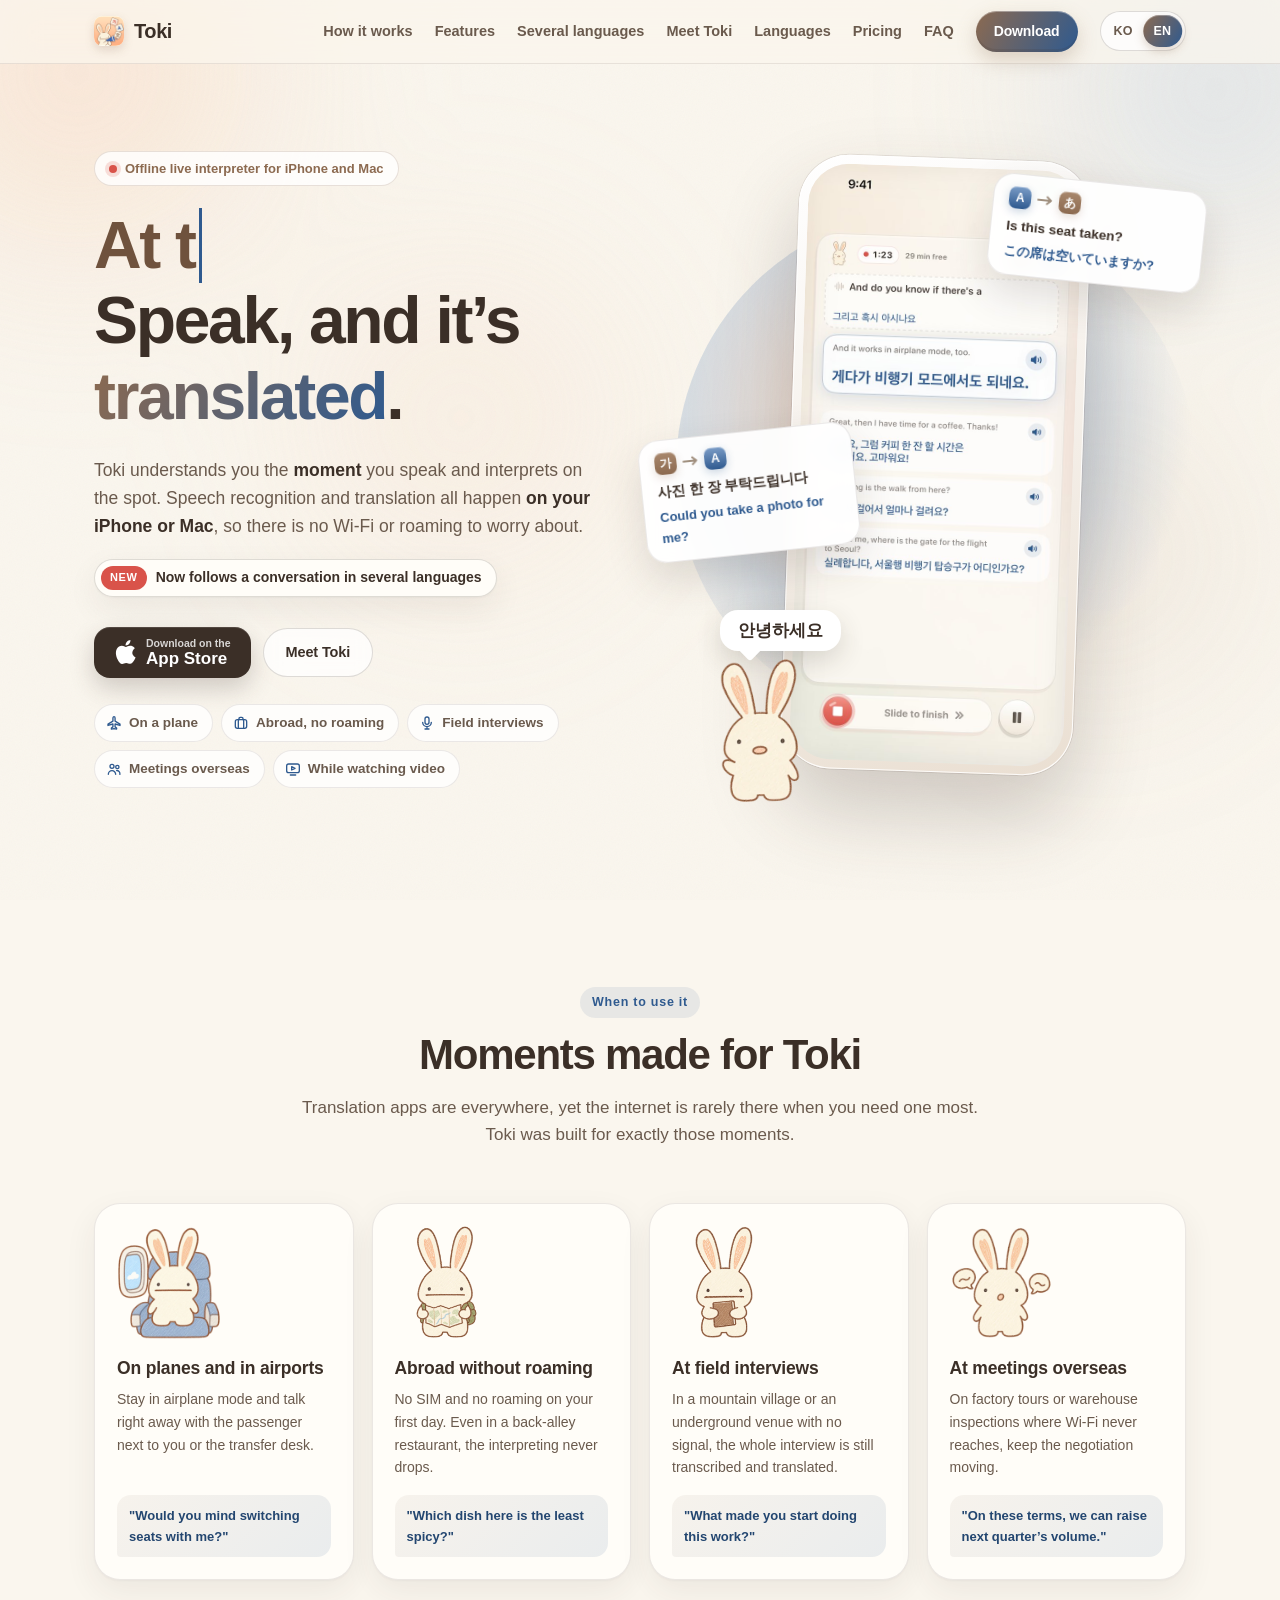
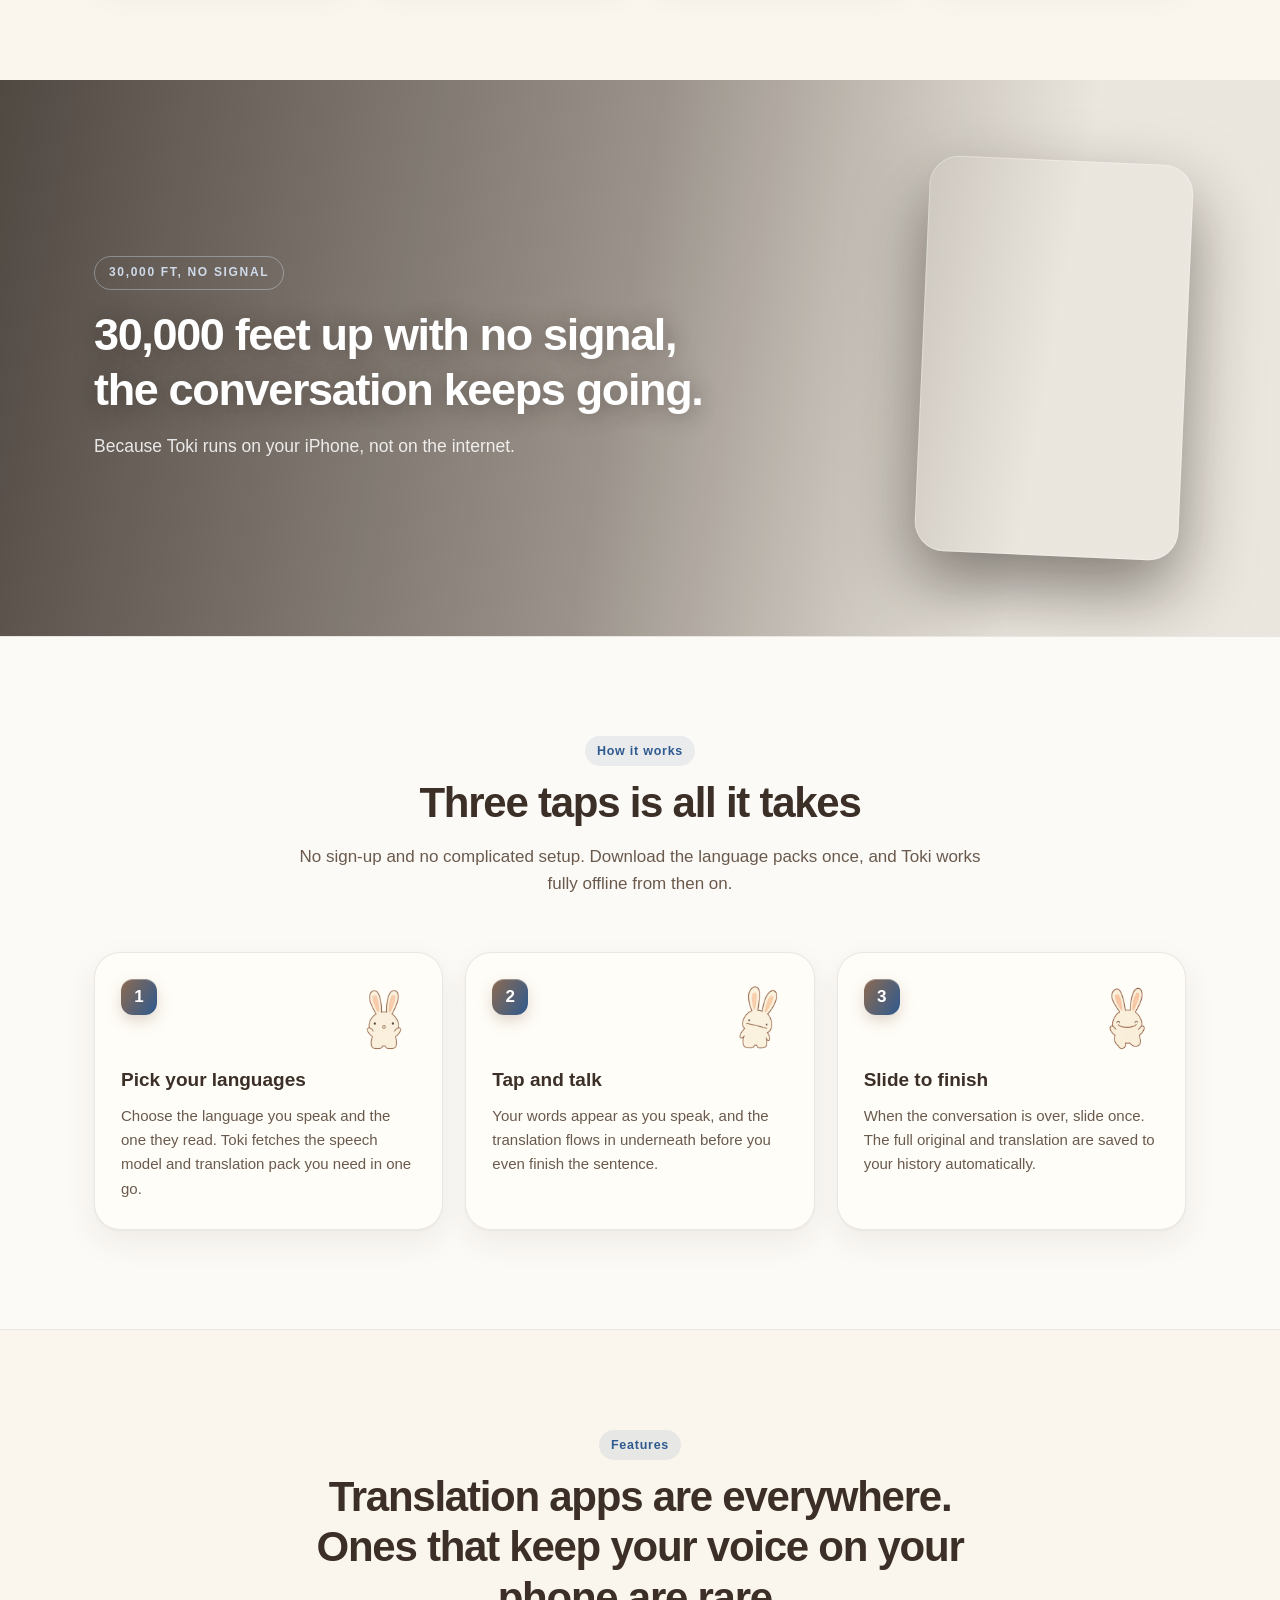
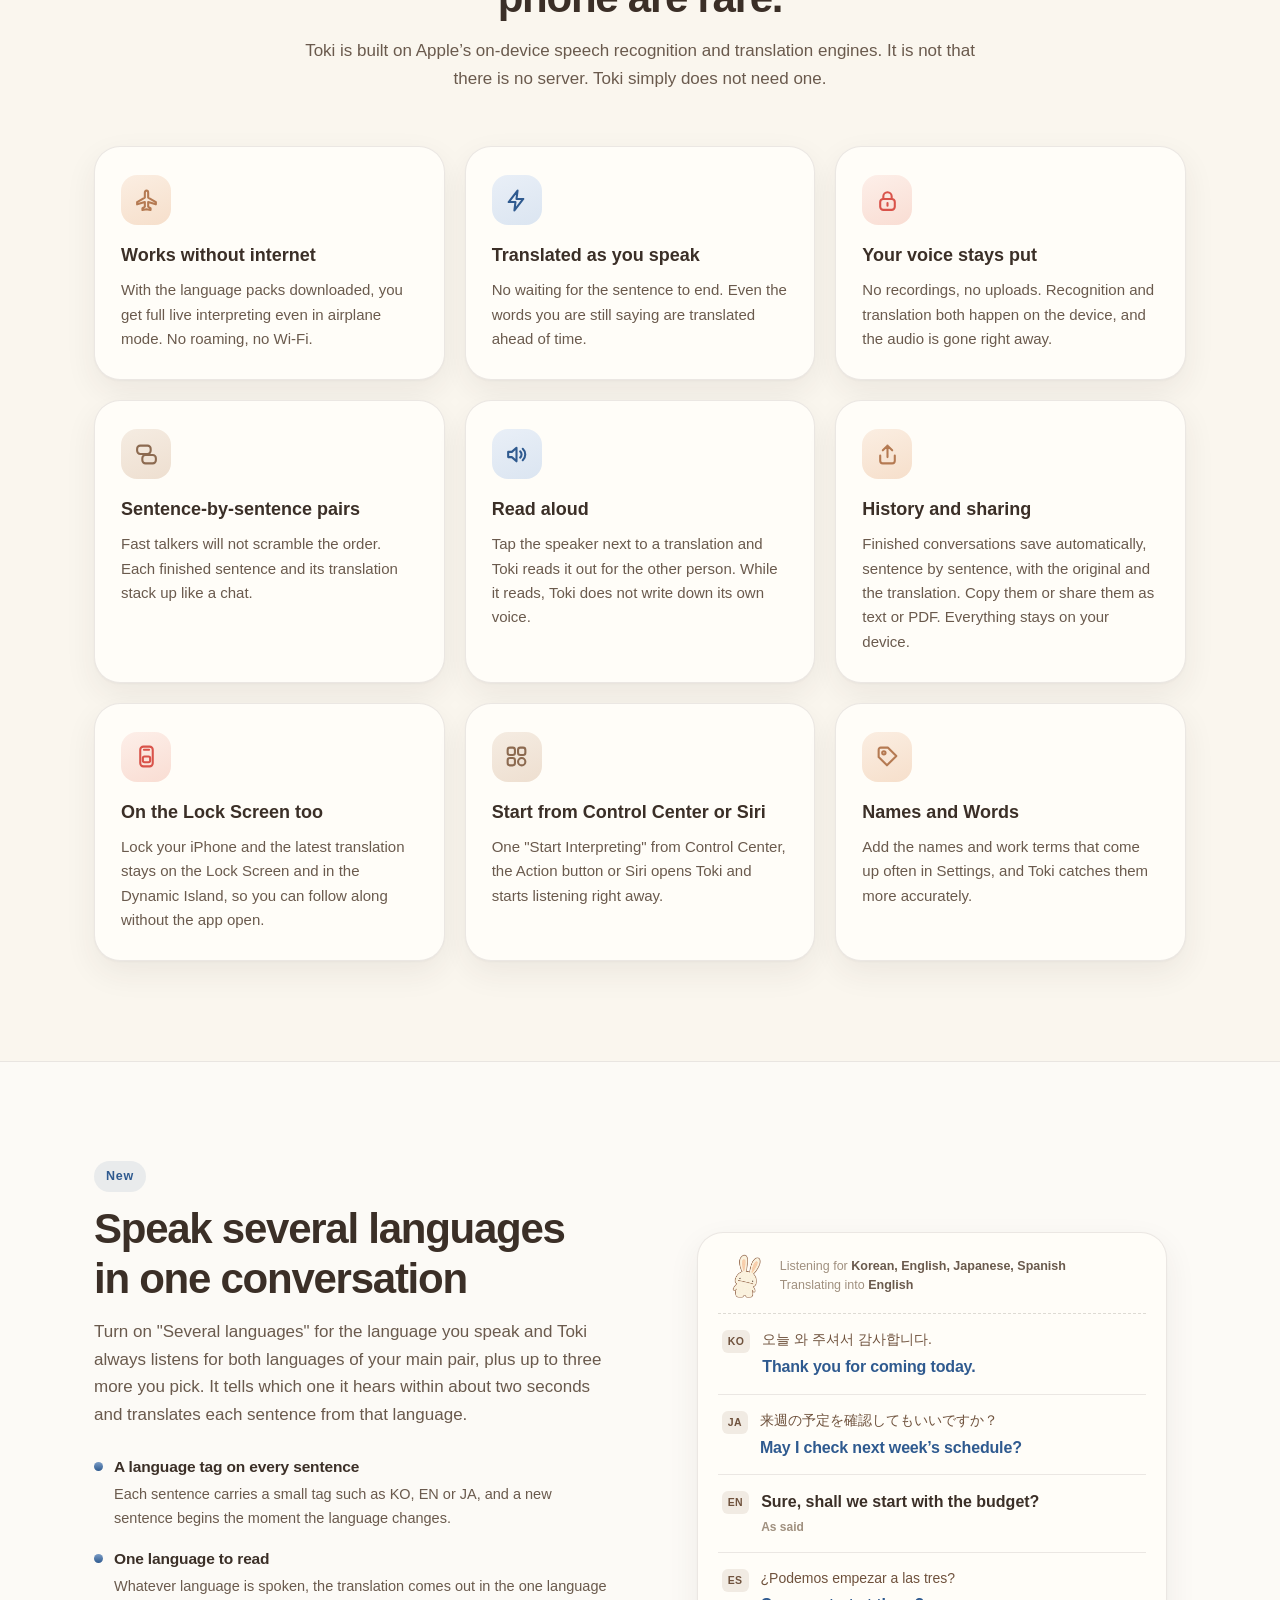
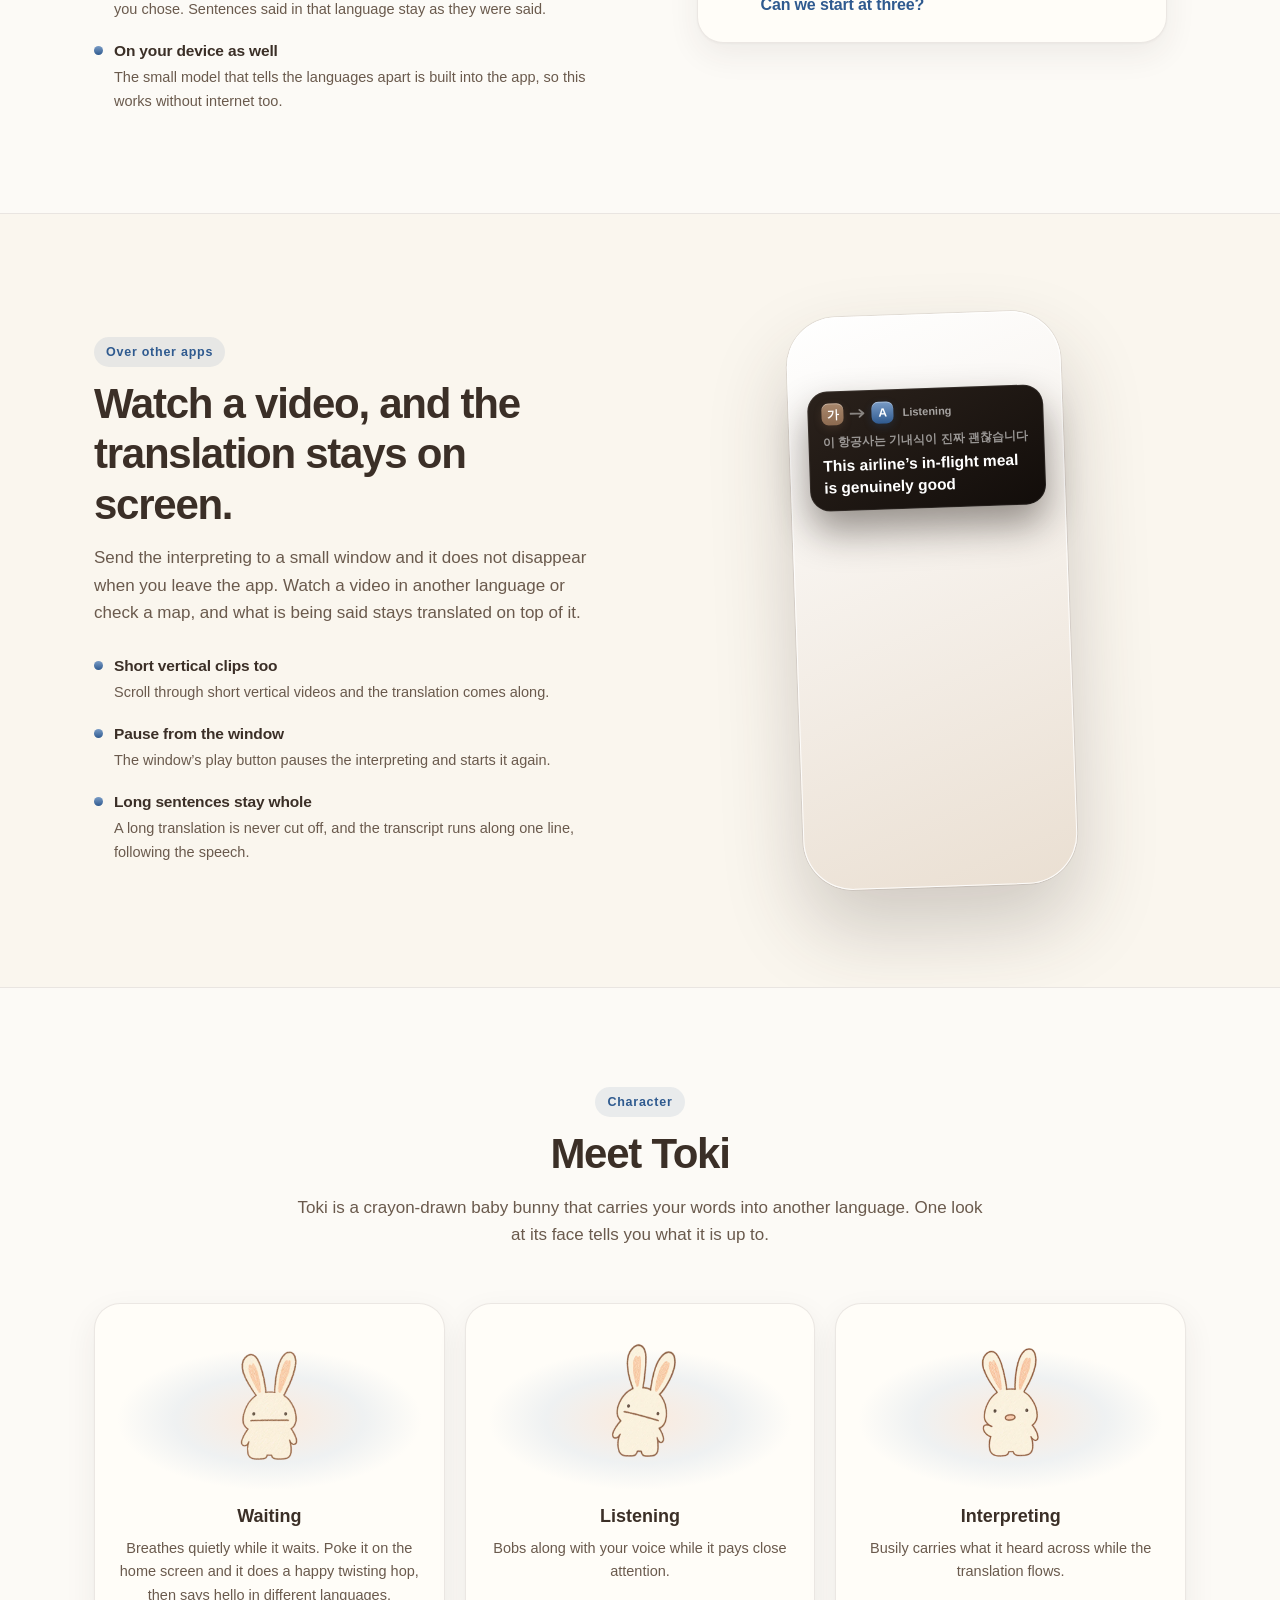
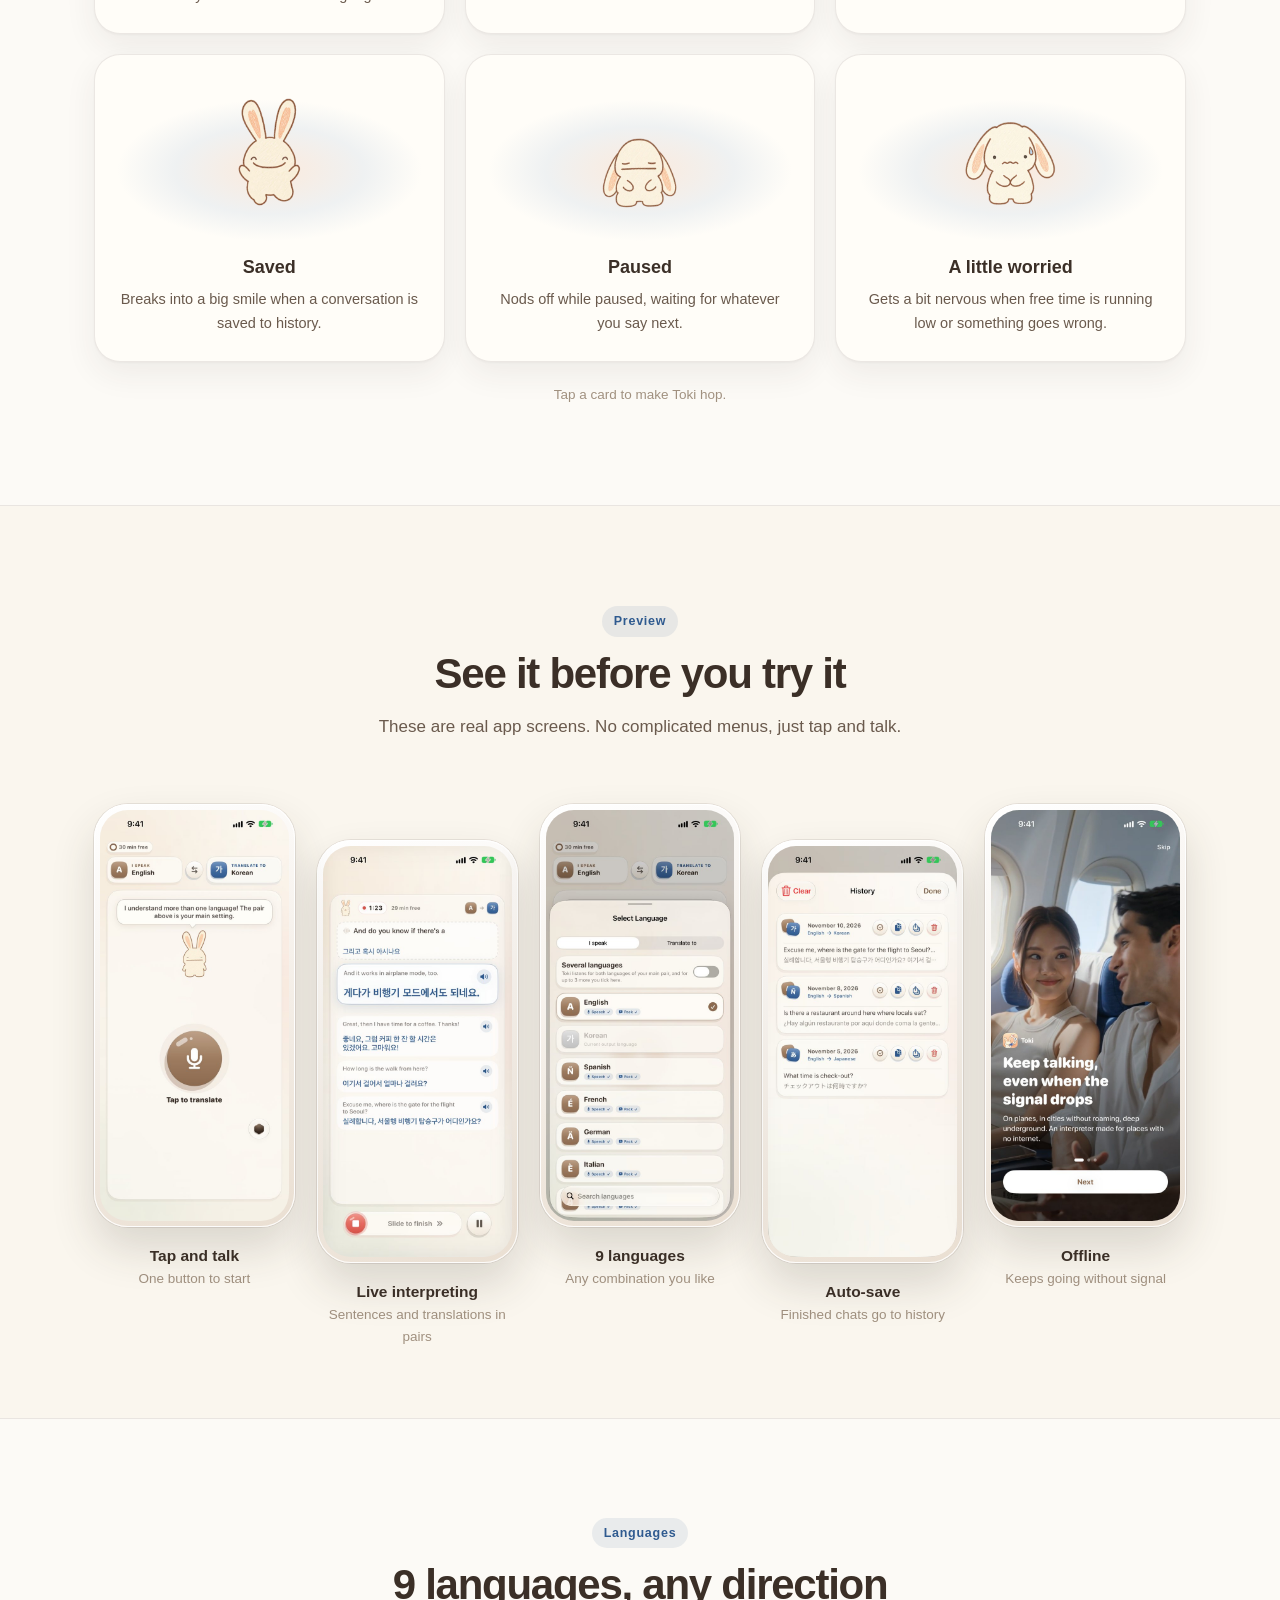
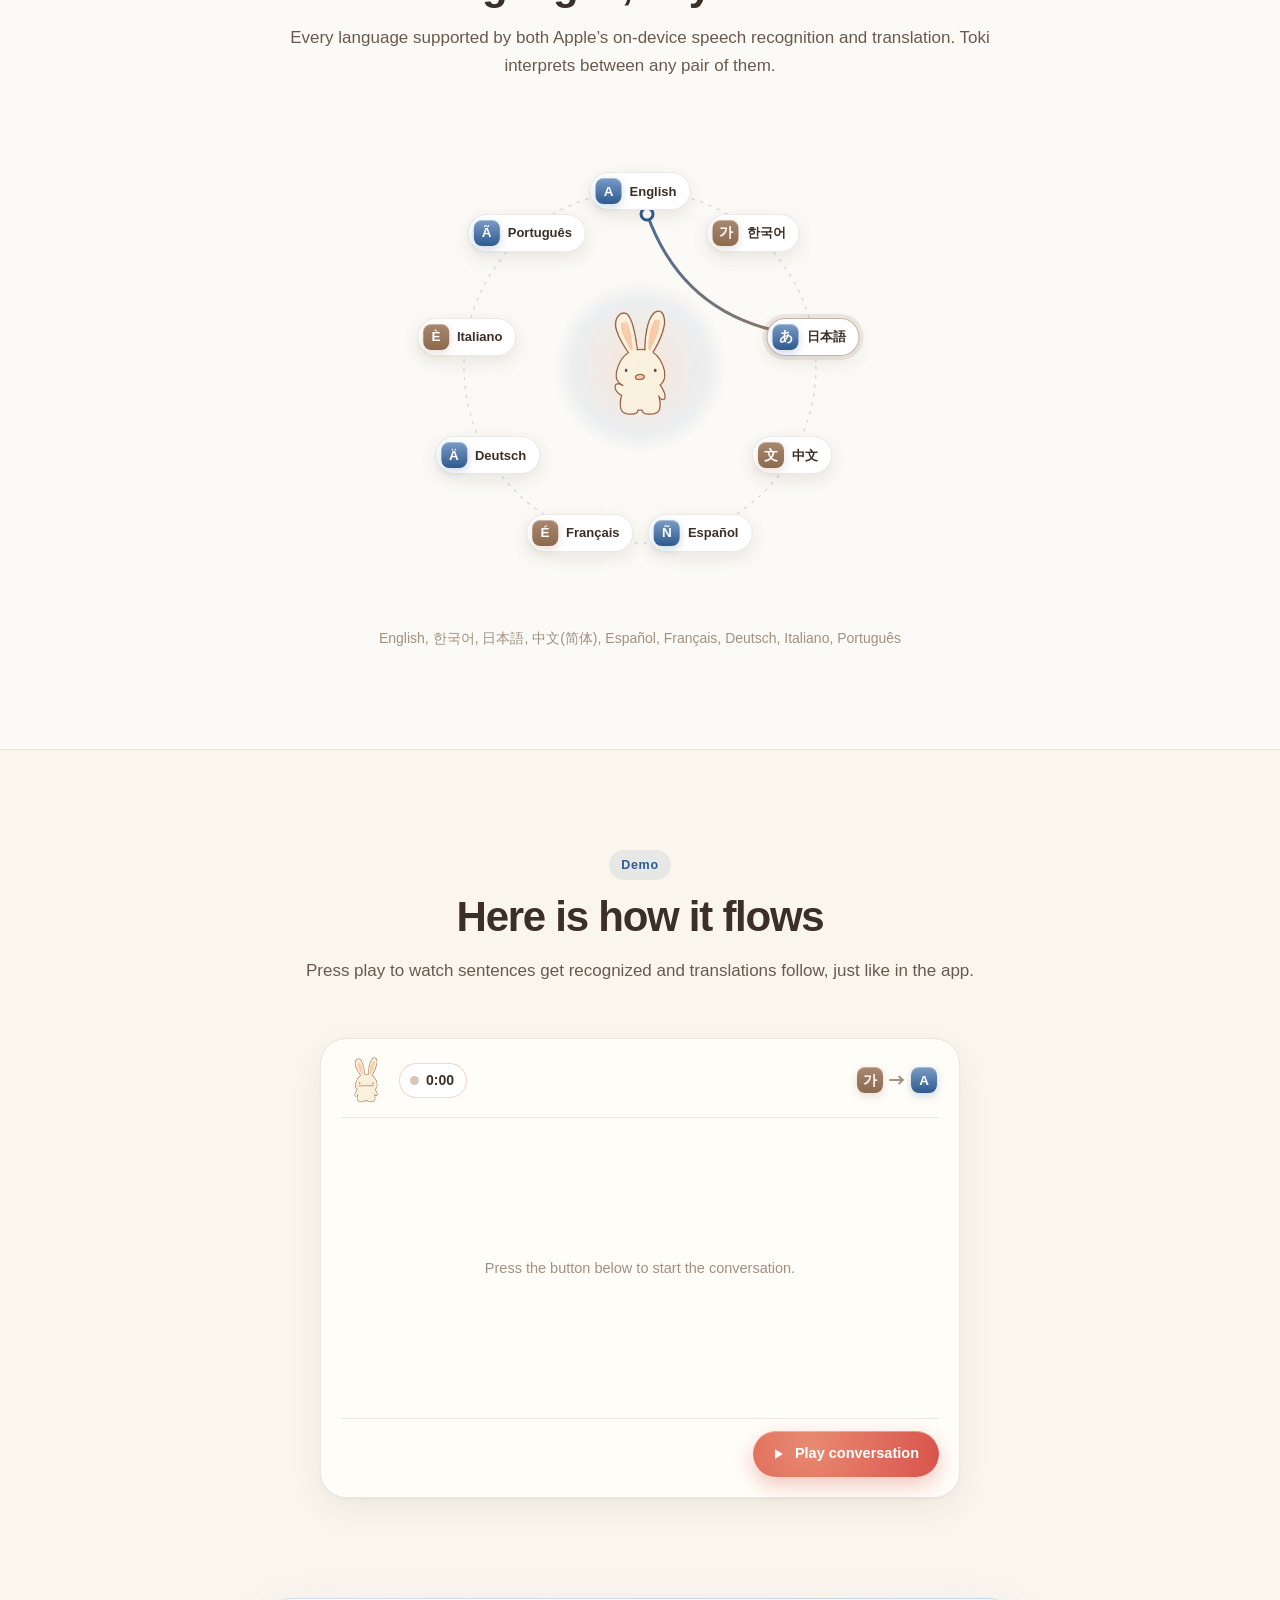
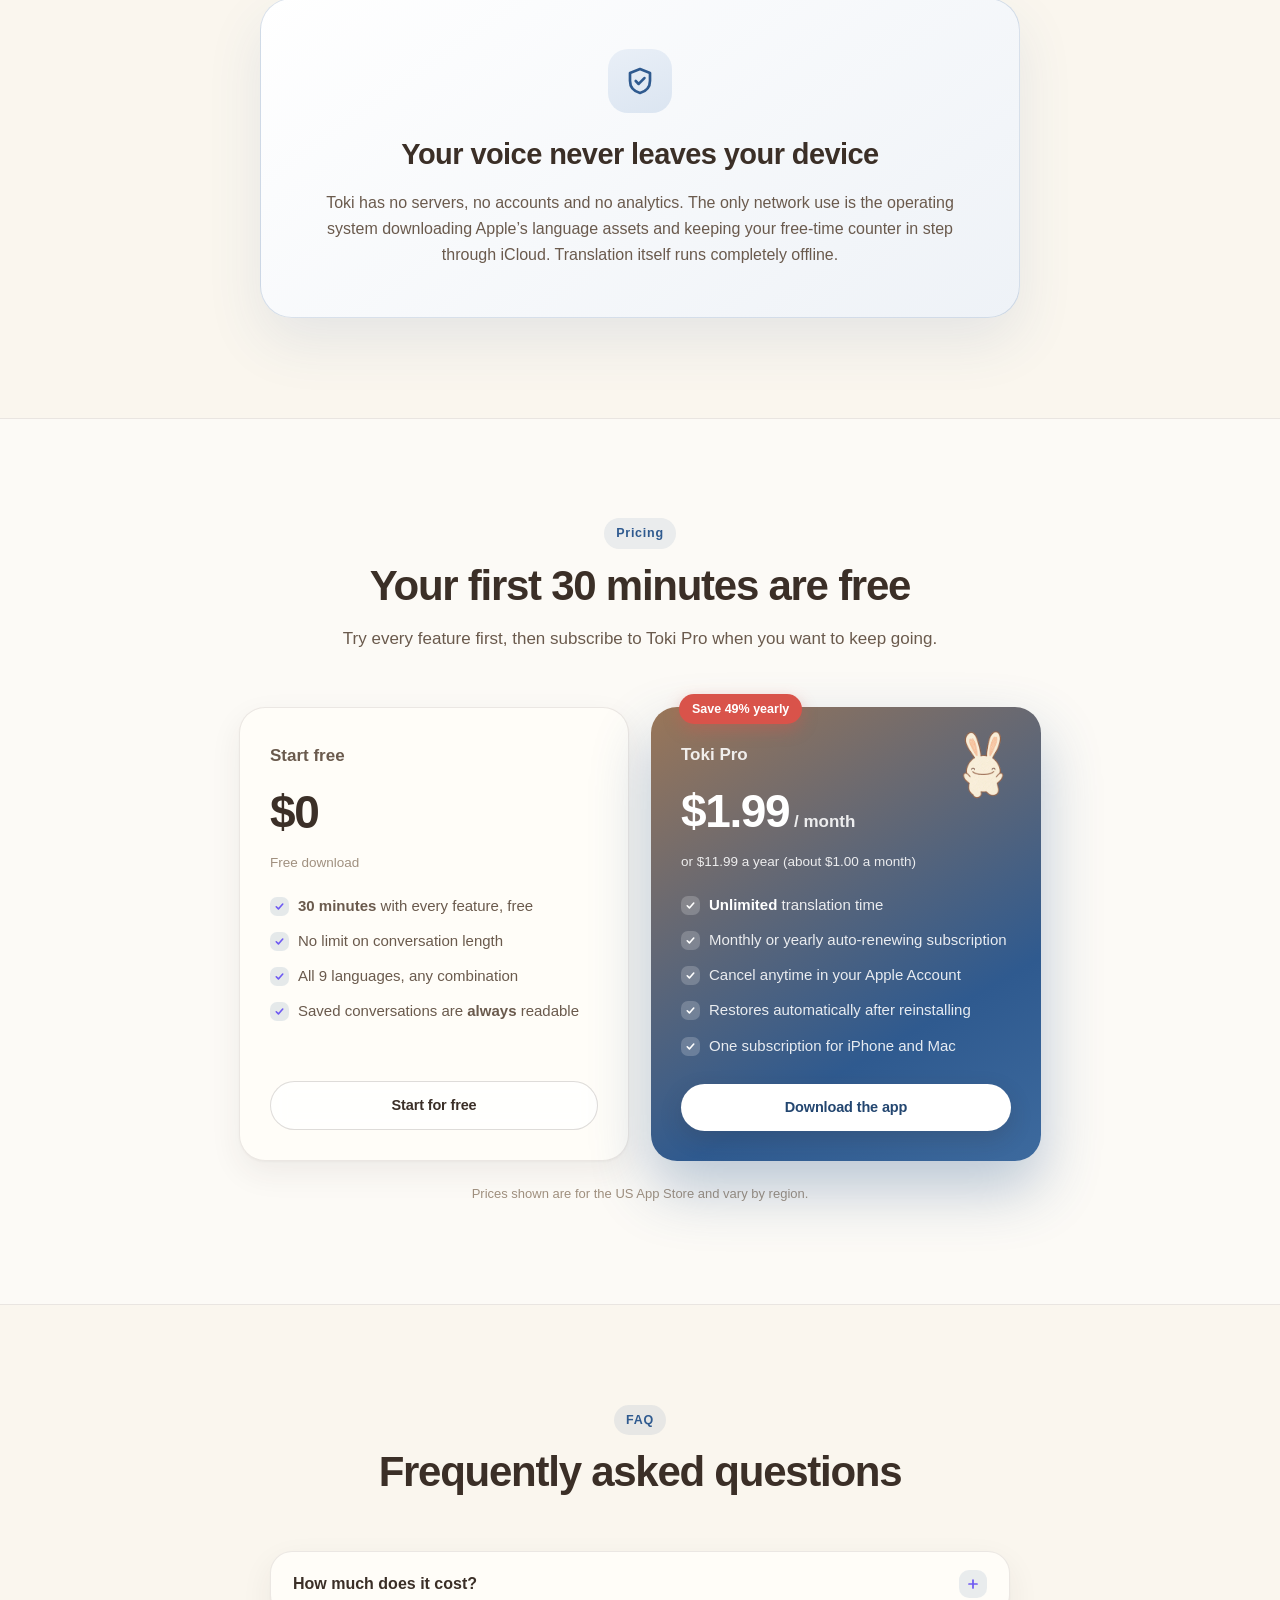
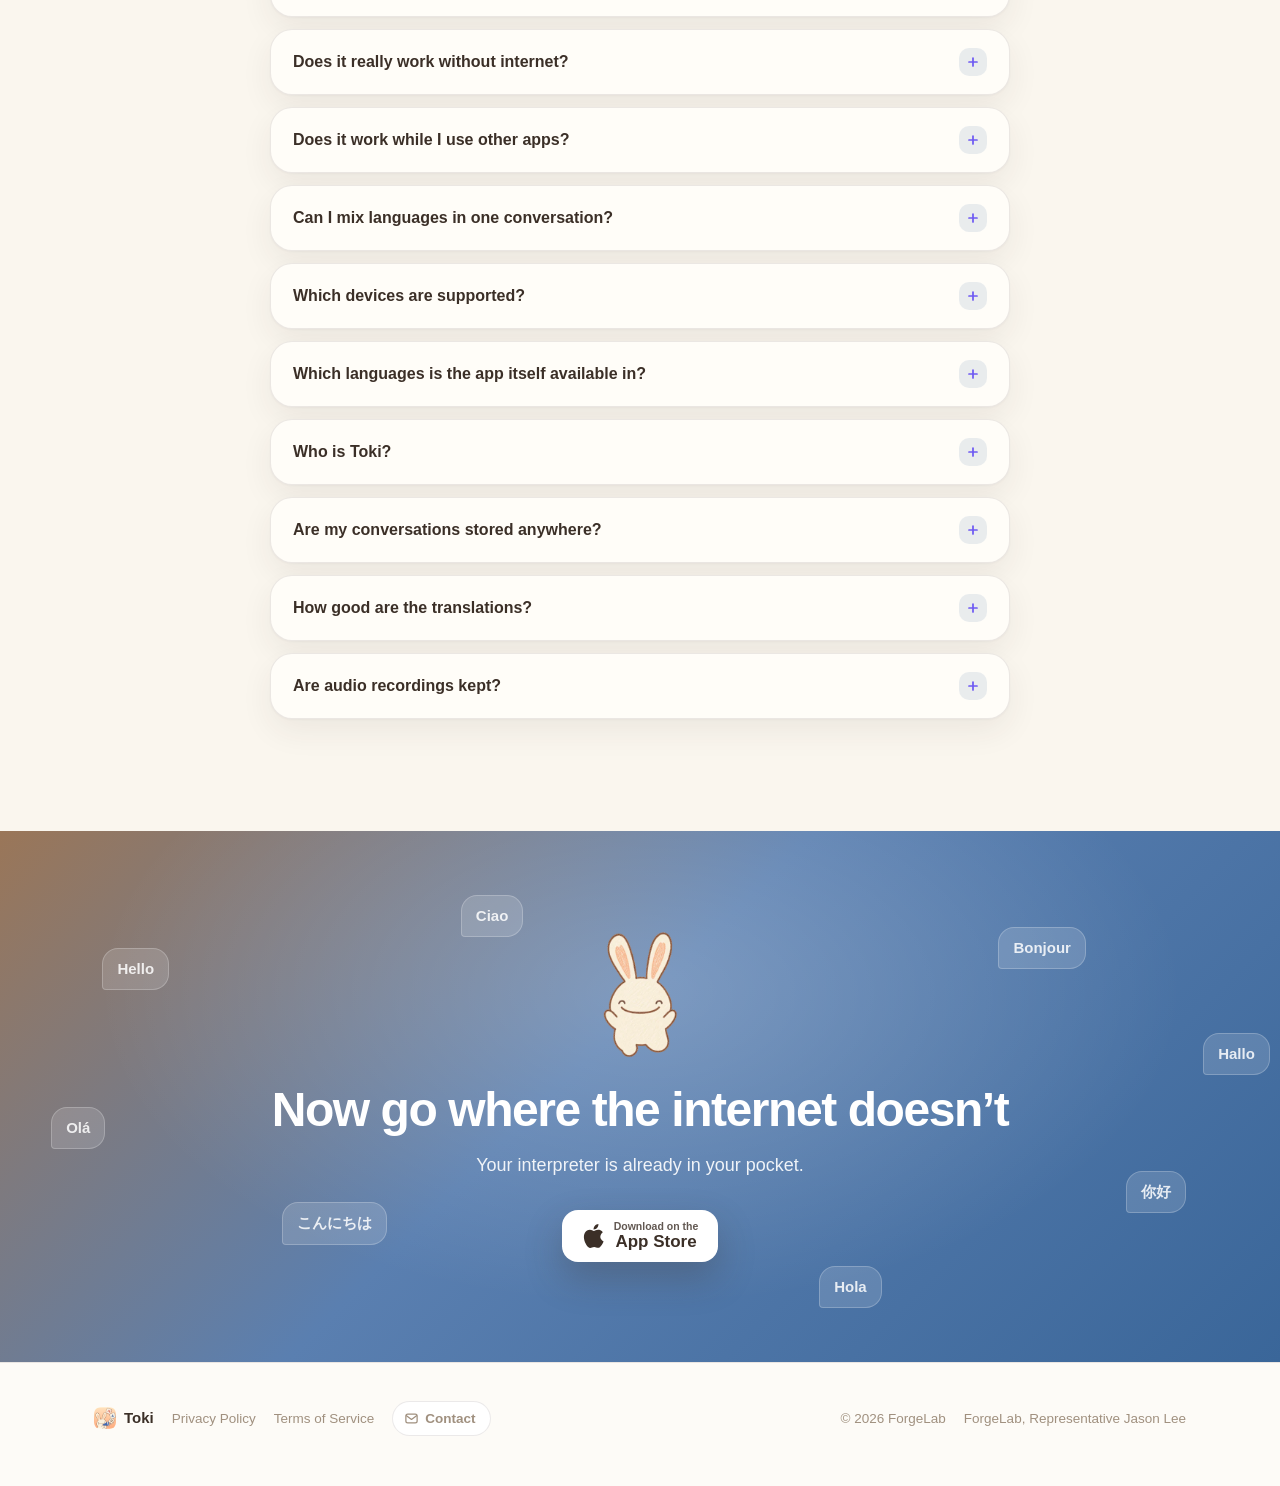
<file: docs/index.html>
<!DOCTYPE html>
<html lang="ko">
<head>
<meta charset="UTF-8" />
<meta name="viewport" content="width=device-width, initial-scale=1.0" />
<meta name="theme-color" content="#faf6ee" />
<script>
/* Pick the language before first paint so English visitors never see a flash of Korean. */
(function () { try {
  var q = new URLSearchParams(location.search).get('lang'), s = null;
  try { s = localStorage.getItem('toki.lang'); } catch (e) {}
  var n = (navigator.languages && navigator.languages[0]) || navigator.language || 'ko';
  var l = (q === 'en' || q === 'ko') ? q : (s === 'en' || s === 'ko') ? s : (/^ko/i.test(n) ? 'ko' : 'en');
  if (l === 'en') {
    var r = document.documentElement; r.lang = 'en'; r.classList.add('i18n-wait');
    setTimeout(function () { r.classList.remove('i18n-wait'); }, 1500);
  }
} catch (e) {} })();
</script>
<style>.i18n-wait body { opacity: 0; }</style>
<title data-i18n="meta.title">Toki 토키, 인터넷 없이 말하는 순간 통역</title>
<meta name="description" data-i18n-attr="content=meta.desc" content="Toki(토키)는 인터넷 없이 동작하는 iPhone과 Mac용 실시간 음성 통역기입니다. 기내에서, 로밍 없는 여행지에서, 현장 인터뷰와 해외 바이어 미팅에서 말하는 순간 통역됩니다. 한 대화에서 여러 언어를 섞어 말해도 알아듣고, 다른 앱을 쓰는 동안에도 번역이 화면에 떠 있습니다. 로그인도 추적도 없습니다." />
<meta property="og:title" content="Toki 토키, 인터넷 없이 말하는 순간 통역" />
<meta property="og:description" content="비행기 안에서도, 로밍 없는 여행지에서도. 영상을 보는 동안에도 번역이 화면에 떠 있습니다. 100% 온디바이스 실시간 통역, 당신의 목소리는 기기 밖으로 나가지 않습니다." />
<meta property="og:type" content="website" />
<meta property="og:locale" content="ko_KR" />
<meta property="og:locale:alternate" content="en_US" />
<meta property="og:image" content="https://jsonpassion.github.io/offtalk-site/assets/img/og.jpg?v=3" />
<meta property="og:image:width" content="1200" />
<meta property="og:image:height" content="630" />
<meta property="og:image:type" content="image/jpeg" />
<meta property="og:url" content="https://jsonpassion.github.io/offtalk-site/" />
<meta name="twitter:card" content="summary_large_image" />
<meta name="twitter:image" content="https://jsonpassion.github.io/offtalk-site/assets/img/og.jpg?v=3" />
<link rel="alternate" hreflang="ko" href="https://jsonpassion.github.io/offtalk-site/?lang=ko" />
<link rel="alternate" hreflang="en" href="https://jsonpassion.github.io/offtalk-site/?lang=en" />
<link rel="icon" type="image/png" href="assets/img/favicon.png?v=3" />
<link rel="apple-touch-icon" href="assets/img/apple-touch-icon.png?v=3" />
<link rel="stylesheet" href="styles.css?v=toki3" />
</head>
<body>

<!-- Soft sky backdrop -->
<div class="aurora" aria-hidden="true"><span class="a1"></span><span class="a2"></span><span class="a3"></span><span class="a4"></span></div>
<div class="grain" aria-hidden="true"></div>

<!-- ======================= NAV ======================= -->
<nav class="nav">
  <div class="nav-inner">
    <a class="logo" href="#">
      <img src="assets/img/icon.png?v=3" width="30" height="30" alt="" />
      Toki <span class="kr" data-i18n="brand.kr">토키</span>
    </a>
    <div class="nav-links">
      <a href="#how" data-i18n="nav.how">사용 방법</a>
      <a href="#features" data-i18n="nav.features">기능</a>
      <a href="#multi" data-i18n="nav.multi">여러 언어</a>
      <a href="#meet" data-i18n="nav.meet">토키</a>
      <a href="#langs" data-i18n="nav.langs">지원 언어</a>
      <a href="#pricing" data-i18n="nav.pricing">가격</a>
      <a href="#faq" data-i18n="nav.faq">FAQ</a>
      <a class="btn primary nav-cta" href="https://apps.apple.com/app/id6792521458" data-i18n="nav.cta">다운로드</a>
      <div class="lang-switch" role="group" aria-label="언어" data-i18n-attr="aria-label=switch.label">
        <button type="button" data-lang="ko" aria-pressed="true">KO</button>
        <button type="button" data-lang="en" aria-pressed="false">EN</button>
      </div>
    </div>
  </div>
</nav>

<!-- ======================= HERO ======================= -->
<header class="hero wrap" id="download">
  <div class="hero-copy">
    <span class="tag"><span class="dot"></span> <b data-i18n="hero.tag">iPhone과 Mac 오프라인 실시간 통역</b></span>
    <h1>
      <span class="rotor-wrap"><span class="rotor" id="rotor">기내에서도</span></span>
      <span data-i18n="hero.h1">말하는 순간<br /><span class="hl">통역</span>됩니다</span>
    </h1>
    <p class="sub" data-i18n="hero.sub">
      토키는 말하는 <strong>즉시</strong> 알아듣고 그 자리에서 통역하는 통역기입니다.
      음성 인식부터 번역까지 모두 <strong>내 iPhone과 Mac 안에서</strong> 처리하므로, 와이파이도 로밍도 필요 없습니다.
    </p>
    <a class="news-link" href="#multi"><span class="news-badge">NEW</span><b data-i18n="hero.news">한 대화에서 여러 언어로 말해도 알아듣습니다</b></a>
    <div class="hero-ctas">
      <a class="store-badge" href="https://apps.apple.com/app/id6792521458">
        <svg width="22" height="26" viewBox="0 0 22 26" fill="currentColor" aria-hidden="true"><path d="M18.3 13.8c0-3 2.5-4.5 2.6-4.6-1.4-2.1-3.6-2.4-4.4-2.4-1.9-.2-3.7 1.1-4.6 1.1-1 0-2.4-1.1-4-1.1-2 0-3.9 1.2-5 3-2.1 3.7-.5 9.1 1.5 12.1 1 1.5 2.2 3.1 3.8 3 1.5-.1 2.1-1 4-1s2.4 1 4 .9c1.7 0 2.7-1.5 3.7-3 1.2-1.7 1.6-3.4 1.7-3.5-.1 0-3.2-1.2-3.3-4.5zM15.2 4.8c.8-1 1.4-2.4 1.2-3.8-1.2.1-2.7.8-3.5 1.8-.8.9-1.5 2.3-1.3 3.7 1.4.1 2.8-.7 3.6-1.7z"/></svg>
        <span><small>Download on the</small><span class="big">App Store</span></span>
      </a>
      <a class="btn ghost" href="#meet" data-i18n="hero.meet">토키 만나보기</a>
    </div>
    <div class="moment-chips">
      <span><svg viewBox="0 0 24 24" aria-hidden="true"><path d="M12 2.5c.9 0 1.6.9 1.6 2.1v4.6l7.4 4.4v2.1l-7.4-2.2v4.3l2.3 1.7v1.6L12 20.3l-3.9.8v-1.6l2.3-1.7v-4.3L3 15.7v-2.1l7.4-4.4V4.6c0-1.2.7-2.1 1.6-2.1z"/></svg><b data-i18n="hero.chip1">기내에서</b></span>
      <span><svg viewBox="0 0 24 24" aria-hidden="true"><rect x="3.5" y="7" width="17" height="13" rx="3"/><path d="M9 7V5.2A1.7 1.7 0 0 1 10.7 3.5h2.6A1.7 1.7 0 0 1 15 5.2V7M8 7v13M16 7v13"/></svg><b data-i18n="hero.chip2">로밍 없는 여행</b></span>
      <span><svg viewBox="0 0 24 24" aria-hidden="true"><rect x="9" y="3" width="6" height="11" rx="3"/><path d="M5.5 11a6.5 6.5 0 0 0 13 0M12 17.5V21M9 21h6"/></svg><b data-i18n="hero.chip3">현장 인터뷰</b></span>
      <span><svg viewBox="0 0 24 24" aria-hidden="true"><circle cx="9" cy="8" r="3"/><path d="M3.5 20a5.5 5.5 0 0 1 11 0"/><circle cx="17" cy="9" r="2.5"/><path d="M16 14.3a4.8 4.8 0 0 1 4.8 5.7"/></svg><b data-i18n="hero.chip4">바이어 미팅</b></span>
      <span><svg viewBox="0 0 24 24" aria-hidden="true"><rect x="2.5" y="4.5" width="19" height="13" rx="3"/><path d="M10 8.5l5 2.5-5 2.5z"/><path d="M8 21h8"/></svg><b data-i18n="hero.chip5">영상 보면서</b></span>
    </div>
  </div>

  <div class="hero-visual">
    <div class="hero-halo" aria-hidden="true"></div>

    <div class="float-card float-a" aria-hidden="true" data-i18n="hero.floatA"><div class="fpair"><span class="glyph v">A</span><svg class="farrow" viewBox="0 0 16 10"><path d="M1 5h13M10 1.5 14 5l-4 3.5"/></svg><span class="glyph">가</span></div><div class="fsrc">Is this seat taken?</div><div class="fdst">이 자리 비어 있나요?</div></div>
    <div class="float-card float-b" aria-hidden="true" data-i18n="hero.floatB"><div class="fpair"><span class="glyph">가</span><svg class="farrow" viewBox="0 0 16 10"><path d="M1 5h13M10 1.5 14 5l-4 3.5"/></svg><span class="glyph v">あ</span></div><div class="fsrc">사진 한 장 부탁드립니다</div><div class="fdst">写真を一枚お願いします</div></div>

    <div class="device">
      <img src="assets/img/shots/conversation.jpg?v=3" data-src-en="assets/img/shots/en/conversation.jpg?v=3" width="598" height="1300"
           alt="토키 대화 화면, 한국어 문장과 영어 번역이 한 쌍씩 쌓여 있습니다" data-i18n-attr="alt=hero.shotAlt" />
    </div>

    <button class="greeter" id="greeter" type="button" aria-label="토키에게 인사하기" data-i18n-attr="aria-label=hero.greetLabel">
      <span class="greet-bubble" id="greetBubble" aria-live="polite">안녕하세요</span>
      <span class="toki" id="heroToki" data-mood="idle" data-follow style="--size:150px"></span>
    </button>
  </div>
</header>

<!-- ======================= MOMENTS ======================= -->
<section id="moments">
  <div class="wrap">
    <div class="sec-head" data-reveal="rise">
      <span class="eyebrow" data-i18n="moments.eyebrow">언제 쓰나요</span>
      <h2 data-i18n="moments.h2">이런 순간, 토키가 있습니다</h2>
      <p data-i18n="moments.p">번역 앱은 많지만, 정작 필요한 순간에는 인터넷이 없습니다. 토키는 바로 그 순간을 위해 만들었습니다.</p>
    </div>
    <div class="moments">
      <div class="moment jelly" data-reveal="rise" style="--i:0">
        <img class="moment-art" src="assets/img/scenes/plane.webp?v=3" width="260" height="260" alt="" loading="lazy" />
        <h3 data-i18n="m1.h3">기내와 공항에서</h3>
        <p data-i18n="m1.p">비행기 모드 그대로, 옆자리 승객이나 환승 카운터 직원과 바로 대화할 수 있습니다.</p>
        <div class="quote" data-i18n="m1.q">"혹시 자리를 바꿔주실 수 있을까요?"</div>
      </div>
      <div class="moment jelly" data-reveal="rise" style="--i:1">
        <img class="moment-art" src="assets/img/scenes/travel.webp?v=3" width="260" height="260" alt="" loading="lazy" />
        <h3 data-i18n="m2.h3">로밍 없는 여행지에서</h3>
        <p data-i18n="m2.p">유심도 로밍도 없는 첫날, 골목 식당에서도 통역은 끊기지 않습니다.</p>
        <div class="quote" data-i18n="m2.q">"이 메뉴에서 가장 덜 매운 음식은 무엇인가요?"</div>
      </div>
      <div class="moment jelly" data-reveal="rise" style="--i:2">
        <img class="moment-art" src="assets/img/scenes/notebook.webp?v=3" width="260" height="260" alt="" loading="lazy" />
        <h3 data-i18n="m3.h3">현장 인터뷰에서</h3>
        <p data-i18n="m3.p">산골 마을이나 지하 공연장처럼 신호가 없는 곳에서도 인터뷰 전체가 기록되고 통역됩니다.</p>
        <div class="quote" data-i18n="m3.q">"이 일을 처음 시작하신 계기가 궁금합니다."</div>
      </div>
      <div class="moment jelly" data-reveal="rise" style="--i:3">
        <img class="moment-art" src="assets/img/scenes/chat.webp?v=3" width="260" height="260" alt="" loading="lazy" />
        <h3 data-i18n="m4.h3">해외 바이어 미팅에서</h3>
        <p data-i18n="m4.p">공장 투어나 창고 실사처럼 와이파이가 닿지 않는 현장에서도 협상을 이어갈 수 있습니다.</p>
        <div class="quote" data-i18n="m4.q">"이 조건이라면 다음 분기 물량을 늘릴 수 있습니다."</div>
      </div>
    </div>
  </div>
</section>

<!-- ======================= CINEMATIC BAND ======================= -->
<section class="cine" aria-label="기내에서 웃으며 대화하는 두 승객" data-i18n-attr="aria-label=cine.label">
  <video class="cine-video" autoplay muted loop playsinline preload="metadata" src="assets/video/cabin.mp4"></video>
  <div class="cine-veil" aria-hidden="true"></div>
  <div class="cine-copy wrap">
    <div class="cine-grid">
      <div>
        <span class="cine-eyebrow" data-i18n="cine.eyebrow">30,000 FT, 신호 없음</span>
        <h2 data-i18n="cine.h2">3만 피트 위, 신호가 없어도<br />대화는 이어집니다.</h2>
        <p data-i18n="cine.p">토키는 인터넷이 아니라 당신의 아이폰 위에서 동작하기 때문입니다.</p>
      </div>
      <div class="cine-portrait" aria-hidden="true">
        <video class="cine-portrait-video" autoplay muted loop playsinline preload="metadata" src="assets/video/cabin_portrait.mp4"></video>
        <div class="cine-caption" id="cineCaption">
          <span class="toki" id="cineToki" data-mood="talking" data-level-auto style="--size:38px"></span>
          <div class="cine-lines">
            <div class="csrc" id="cineSrc">Is this seat taken?</div>
            <div class="cdst" id="cineDst">이 자리 비어 있나요?</div>
          </div>
        </div>
      </div>
    </div>
  </div>
</section>

<!-- ======================= HOW ======================= -->
<section class="alt" id="how">
  <div class="wrap">
    <div class="sec-head" data-reveal="rise">
      <span class="eyebrow" data-i18n="how.eyebrow">사용 방법</span>
      <h2 data-i18n="how.h2">세 번의 탭이면 충분합니다</h2>
      <p data-i18n="how.p">회원가입도 복잡한 설정도 없습니다. 언어 팩을 한 번 받아두면 그 뒤로는 완전히 오프라인으로 동작합니다.</p>
    </div>
    <div class="steps">
      <div class="step jelly" data-reveal="rise" style="--i:0">
        <div class="step-top"><span class="num">1</span><span class="toki" data-mood="surprised" style="--size:64px"></span></div>
        <h3 data-i18n="s1.h3">언어 고르기</h3>
        <p data-i18n="s1.p">내가 말할 언어와 상대가 읽을 언어를 고르면, 필요한 음성 모델과 번역 팩을 한 번에 받아옵니다.</p>
      </div>
      <div class="step jelly" data-reveal="rise" style="--i:1">
        <div class="step-top"><span class="num">2</span><span class="toki" data-mood="listening" data-level-auto style="--size:64px"></span></div>
        <h3 data-i18n="s2.h3">누르고 말하기</h3>
        <p data-i18n="s2.p">말하는 대로 문장이 실시간으로 나타나고, 말이 끝나기도 전에 번역이 아래로 흐릅니다.</p>
      </div>
      <div class="step jelly" data-reveal="rise" style="--i:2">
        <div class="step-top"><span class="num">3</span><span class="toki" data-mood="happy" style="--size:64px"></span></div>
        <h3 data-i18n="s3.h3">밀어서 마치기</h3>
        <p data-i18n="s3.p">대화가 끝나면 슬라이더를 한 번 밀면 됩니다. 원문과 번역 전체가 기록에 자동으로 저장됩니다.</p>
      </div>
    </div>
  </div>
</section>

<!-- ======================= FEATURES ======================= -->
<section id="features">
  <div class="wrap">
    <div class="sec-head" data-reveal="rise">
      <span class="eyebrow" data-i18n="features.eyebrow">기능</span>
      <h2 data-i18n="features.h2">번역 앱은 많습니다.<br />폰 밖으로 나가지 않는 앱은 드뭅니다.</h2>
      <p data-i18n="features.p">토키는 Apple의 온디바이스 음성 인식과 번역 엔진 위에 만들었습니다. 서버가 없는 것이 아니라, 서버가 필요 없습니다.</p>
    </div>
    <div class="grid">
      <div class="card jelly" data-reveal="rise" style="--i:0">
        <span class="ico sky"><svg viewBox="0 0 24 24" aria-hidden="true"><path d="M12 2.5c.9 0 1.6.9 1.6 2.1v4.6l7.4 4.4v2.1l-7.4-2.2v4.3l2.3 1.7v1.6L12 20.3l-3.9.8v-1.6l2.3-1.7v-4.3L3 15.7v-2.1l7.4-4.4V4.6c0-1.2.7-2.1 1.6-2.1z"/></svg></span>
        <h3 data-i18n="f1.h3">인터넷 없이 동작</h3>
        <p data-i18n="f1.p">언어 팩만 받아두면 비행기 모드에서도 완전한 실시간 통역이 됩니다. 로밍도 와이파이도 필요 없습니다.</p>
      </div>
      <div class="card jelly" data-reveal="rise" style="--i:1">
        <span class="ico violet"><svg viewBox="0 0 24 24" aria-hidden="true"><path d="M13 2.5 4.5 13.5H11l-1 8 8.5-11H12l1-8z"/></svg></span>
        <h3 data-i18n="f2.h3">말하는 순간 번역</h3>
        <p data-i18n="f2.p">문장이 끝나길 기다리지 않습니다. 아직 말하고 있는 단어까지 번역이 미리 흐릅니다.</p>
      </div>
      <div class="card jelly" data-reveal="rise" style="--i:2">
        <span class="ico coral"><svg viewBox="0 0 24 24" aria-hidden="true"><rect x="5" y="10.5" width="14" height="10.5" rx="3"/><path d="M8 10.5V8a4 4 0 0 1 8 0v2.5M12 14.5v2.5"/></svg></span>
        <h3 data-i18n="f3.h3">음성이 밖으로 나가지 않음</h3>
        <p data-i18n="f3.p">녹음도 전송도 없습니다. 음성 인식과 번역 모두 기기 안에서 처리되고 바로 사라집니다.</p>
      </div>
      <div class="card jelly" data-reveal="rise" style="--i:3">
        <span class="ico blue"><svg viewBox="0 0 24 24" aria-hidden="true"><rect x="3" y="3.5" width="13" height="8" rx="3"/><rect x="8" y="12.5" width="13" height="8" rx="3"/></svg></span>
        <h3 data-i18n="f4.h3">문장 단위 정렬</h3>
        <p data-i18n="f4.p">말이 빨라도 순서가 꼬이지 않습니다. 확정된 문장과 번역이 한 쌍씩 대화처럼 쌓입니다.</p>
      </div>
      <div class="card jelly" data-reveal="rise" style="--i:4">
        <span class="ico violet"><svg viewBox="0 0 24 24" aria-hidden="true"><path d="M4 9.5v5h3.5L12 18.5v-13L7.5 9.5H4z"/><path d="M15.5 9a4 4 0 0 1 0 6M18 6.5a7.5 7.5 0 0 1 0 11"/></svg></span>
        <h3 data-i18n="f5.h3">소리 내어 읽기</h3>
        <p data-i18n="f5.p">번역 옆 스피커 버튼을 누르면 상대에게 번역을 읽어 줍니다. 읽는 동안에는 토키가 자기 목소리를 받아 적지 않습니다.</p>
      </div>
      <div class="card jelly" data-reveal="rise" style="--i:5">
        <span class="ico sky"><svg viewBox="0 0 24 24" aria-hidden="true"><path d="M12 3.5v11M7.5 8 12 3.5 16.5 8M5 13v5a2.5 2.5 0 0 0 2.5 2.5h9A2.5 2.5 0 0 0 19 18v-5"/></svg></span>
        <h3 data-i18n="f6.h3">기록과 공유</h3>
        <p data-i18n="f6.p">끝난 대화는 문장마다 원문과 번역이 자동으로 저장됩니다. 복사하거나 텍스트, PDF로 공유할 수 있고, 모두 내 기기 안에만 남습니다.</p>
      </div>
      <div class="card jelly" data-reveal="rise" style="--i:6">
        <span class="ico coral"><svg viewBox="0 0 24 24" aria-hidden="true"><rect x="6" y="2.5" width="12" height="19" rx="3"/><path d="M9.5 5.5h5"/><rect x="8.5" y="12" width="7" height="5.5" rx="1.6"/></svg></span>
        <h3 data-i18n="f7.h3">잠금 화면에서도 번역</h3>
        <p data-i18n="f7.p">iPhone을 잠가도 지금 번역이 잠금 화면과 다이내믹 아일랜드에 보입니다. 화면을 켜 두지 않아도 대화를 따라갈 수 있습니다.</p>
      </div>
      <div class="card jelly" data-reveal="rise" style="--i:7">
        <span class="ico blue"><svg viewBox="0 0 24 24" aria-hidden="true"><rect x="3.5" y="3.5" width="7" height="7" rx="2.2"/><rect x="13.5" y="3.5" width="7" height="7" rx="2.2"/><rect x="3.5" y="13.5" width="7" height="7" rx="2.2"/><circle cx="17" cy="17" r="3.5"/></svg></span>
        <h3 data-i18n="f8.h3">제어 센터와 Siri로 바로 시작</h3>
        <p data-i18n="f8.p">제어 센터, 동작 버튼, Siri에서 "통역 시작" 한 번이면 토키가 열리며 바로 듣기 시작합니다.</p>
      </div>
      <div class="card jelly" data-reveal="rise" style="--i:8">
        <span class="ico sky"><svg viewBox="0 0 24 24" aria-hidden="true"><path d="M3.5 12.5V5.5a2 2 0 0 1 2-2h7l8 8-9 9-8-8z"/><circle cx="8.5" cy="8.5" r="1.6"/></svg></span>
        <h3 data-i18n="f9.h3">이름과 용어</h3>
        <p data-i18n="f9.p">자주 나오는 사람 이름이나 업무 용어를 설정에 넣어 두면, 그 말을 더 정확하게 알아듣습니다.</p>
      </div>
    </div>
  </div>
</section>

<!-- ======================= SEVERAL LANGUAGES ======================= -->
<section class="alt" id="multi">
  <div class="wrap multi-sec">
    <div class="multi-copy">
      <div class="sec-head" data-reveal="rise">
        <span class="eyebrow" data-i18n="multi.eyebrow">새 기능</span>
        <h2 data-i18n="multi.h2">한 대화에서<br />여러 언어로 말해도 알아듣습니다</h2>
        <p data-i18n="multi.p">말할 언어에서 "여러 언어"를 켜면 토키가 기본 언어 쌍의 두 언어를 늘 듣고, 원하는 언어를 3개까지 더 듣습니다. 지금 들리는 언어를 2초쯤 안에 알아채고, 문장마다 그 언어에서 번역합니다.</p>
      </div>
      <ul class="float-points" data-reveal="rise">
        <li>
          <b data-i18n="multi.p1t">문장마다 언어 표시</b>
          <span data-i18n="multi.p1">문장마다 KO, EN, JA 같은 작은 표시가 붙고, 언어가 바뀌는 순간 문장이 나뉩니다.</span>
        </li>
        <li>
          <b data-i18n="multi.p2t">번역은 늘 한 언어로</b>
          <span data-i18n="multi.p2">어느 언어로 말해도 번역은 내가 고른 한 언어로 나옵니다. 그 언어로 말한 문장은 원문 그대로 남습니다.</span>
        </li>
        <li>
          <b data-i18n="multi.p3t">이것도 기기 안에서</b>
          <span data-i18n="multi.p3">어떤 언어인지 알아채는 작은 모델이 앱 안에 들어 있어, 인터넷 없이 동작합니다.</span>
        </li>
      </ul>
    </div>

    <div class="multi-stage jelly" data-reveal="rise">
      <div class="multi-head">
        <span class="toki" data-mood="listening" data-level-auto style="--size:46px"></span>
        <span class="multi-meta" data-i18n="multi.meta">듣는 언어 <b>한국어, 영어, 일본어, 스페인어</b><br />번역 <b>한국어</b></span>
      </div>
      <div class="multi-lines" data-i18n="multi.lines">
        <div class="mline"><span class="ltag">EN</span><p class="msrc">Thanks for having me today.</p><p class="mdst">오늘 불러 주셔서 감사합니다.</p></div>
        <div class="mline"><span class="ltag">JA</span><p class="msrc">来週の予定を確認してもいいですか？</p><p class="mdst">다음 주 일정을 확인해도 될까요?</p></div>
        <div class="mline own"><span class="ltag">KO</span><p class="msrc">네, 그럼 예산부터 이야기해 볼까요?</p><p class="mnote">원문 그대로</p></div>
        <div class="mline"><span class="ltag">ES</span><p class="msrc">¿Podemos empezar a las tres?</p><p class="mdst">세 시에 시작해도 될까요?</p></div>
      </div>
    </div>
  </div>
</section>

<!-- ======================= FLOATING CAPTIONS ======================= -->
<section id="floating">
  <div class="wrap float-sec">
    <div class="float-copy">
      <div class="sec-head" data-reveal="rise">
        <span class="eyebrow" data-i18n="float.eyebrow">다른 앱 위에서</span>
        <h2 data-i18n="float.h2">영상을 보는 동안에도<br />번역은 떠 있습니다</h2>
        <p data-i18n="float.p">통역을 작은 창으로 띄우면 앱을 나가도 사라지지 않습니다. 외국어 영상을 보든 지도를 확인하든, 들리는 말이 그 위에 번역되어 남습니다.</p>
      </div>
      <ul class="float-points" data-reveal="rise">
        <li>
          <b data-i18n="float.p1t">세로 영상도 그대로</b>
          <span data-i18n="float.p1">짧은 세로 영상을 넘겨 보는 동안에도 번역이 따라옵니다.</span>
        </li>
        <li>
          <b data-i18n="float.p2t">창에서 바로 멈추기</b>
          <span data-i18n="float.p2">창의 재생 버튼이 통역을 멈추고 다시 시작합니다.</span>
        </li>
        <li>
          <b data-i18n="float.p3t">긴 문장도 잘리지 않게</b>
          <span data-i18n="float.p3">번역문은 길어도 전체가 들어가고, 원문은 한 줄로 말을 따라 흐릅니다.</span>
        </li>
      </ul>
    </div>

    <div class="float-stage" data-reveal="rise">
      <div class="device pip-device">
        <video class="pip-video" autoplay muted loop playsinline preload="metadata"
               src="assets/video/cabin_portrait.mp4"
               aria-label="기내에서 대화하는 두 승객의 영상 위에 떠 있는 번역 창"
               data-i18n-attr="aria-label=float.videoLabel"></video>
        <div class="pip-card" id="pipCard">
          <div class="pip-top">
            <span class="pip-pair" data-i18n="float.pair"><span class="glyph v">A</span><svg class="farrow" viewBox="0 0 16 10" aria-hidden="true"><path d="M1 5h13M10 1.5 14 5l-4 3.5"/></svg><span class="glyph">가</span></span>
            <span class="pip-state" data-i18n="float.state">듣는 중</span>
          </div>
          <div class="pip-src" id="pipSrc">This airline’s in-flight meal is genuinely good</div>
          <div class="pip-dst" id="pipDst">이 항공사는 기내식이 진짜 괜찮습니다</div>
        </div>
      </div>
    </div>
  </div>
</section>

<!-- ======================= MEET TOKI ======================= -->
<section class="alt" id="meet">
  <div class="wrap">
    <div class="sec-head" data-reveal="rise">
      <span class="eyebrow" data-i18n="meet.eyebrow">캐릭터</span>
      <h2 data-i18n="meet.h2">토키를 소개합니다</h2>
      <p data-i18n="meet.p">말을 다른 언어로 실어 나르는 크레용 아기 토끼, 토키입니다. 표정만 봐도 지금 무엇을 하고 있는지 알 수 있습니다.</p>
    </div>
    <div class="moods">
      <button class="mood jelly" type="button" data-reveal="rise" style="--i:0">
        <span class="mood-stage"><span class="toki" data-mood="idle" style="--size:112px"></span></span>
        <h3 data-i18n="mood1.h3">기다리는 중</h3>
        <p data-i18n="mood1.p">숨을 쉬며 기다립니다. 홈 화면에서 콕 찌르면 신나서 몸을 비틀며 뛰고, 여러 나라 말로 인사합니다.</p>
      </button>
      <button class="mood jelly" type="button" data-reveal="rise" style="--i:1">
        <span class="mood-stage"><span class="toki" data-mood="listening" data-level-auto style="--size:112px"></span></span>
        <h3 data-i18n="mood2.h3">듣는 중</h3>
        <p data-i18n="mood2.p">목소리 크기에 맞춰 들썩이며 귀를 기울입니다.</p>
      </button>
      <button class="mood jelly" type="button" data-reveal="rise" style="--i:2">
        <span class="mood-stage"><span class="toki" data-mood="talking" style="--size:112px"></span></span>
        <h3 data-i18n="mood3.h3">통역하는 중</h3>
        <p data-i18n="mood3.p">번역이 흐르는 동안 들은 말을 부지런히 옮깁니다.</p>
      </button>
      <button class="mood jelly" type="button" data-reveal="rise" style="--i:3">
        <span class="mood-stage"><span class="toki" data-mood="happy" style="--size:112px"></span></span>
        <h3 data-i18n="mood4.h3">저장 완료</h3>
        <p data-i18n="mood4.p">대화가 기록에 저장되면 활짝 웃습니다.</p>
      </button>
      <button class="mood jelly" type="button" data-reveal="rise" style="--i:4">
        <span class="mood-stage"><span class="toki" data-mood="sleepy" style="--size:112px"></span></span>
        <h3 data-i18n="mood5.h3">일시정지</h3>
        <p data-i18n="mood5.p">잠시 멈춰두면 꾸벅꾸벅 졸면서 다음 말을 기다립니다.</p>
      </button>
      <button class="mood jelly" type="button" data-reveal="rise" style="--i:5">
        <span class="mood-stage"><span class="toki" data-mood="worried" style="--size:112px"></span></span>
        <h3 data-i18n="mood6.h3">조금 걱정될 때</h3>
        <p data-i18n="mood6.p">무료 시간이 얼마 남지 않았거나 문제가 생기면 살짝 걱정합니다.</p>
      </button>
    </div>
    <p class="moods-hint" data-i18n="meet.hint">카드를 누르면 토키가 깡충깡충 뜁니다.</p>
  </div>
</section>

<!-- ======================= SCREENS ======================= -->
<section id="screens">
  <div class="wrap">
    <div class="sec-head" data-reveal="rise">
      <span class="eyebrow" data-i18n="screens.eyebrow">미리 보기</span>
      <h2 data-i18n="screens.h2">화면으로 먼저 만나보세요</h2>
      <p data-i18n="screens.p">실제 앱 화면입니다. 복잡한 메뉴 없이, 누르고 말하면 바로 시작됩니다.</p>
    </div>
  </div>
  <div class="shots" data-reveal="rise">
    <figure class="shot">
      <div class="device sm"><img src="assets/img/shots/home.jpg?v=3" data-src-en="assets/img/shots/en/home.jpg?v=3" width="598" height="1300" loading="lazy" alt="홈 화면, 언어 두 개와 통역 시작 버튼" data-i18n-attr="alt=shot1.alt" /></div>
      <figcaption data-i18n="shot1.cap"><b>누르고 말하기</b>버튼 하나로 바로 시작</figcaption>
    </figure>
    <figure class="shot">
      <div class="device sm"><img src="assets/img/shots/conversation.jpg?v=3" data-src-en="assets/img/shots/en/conversation.jpg?v=3" width="598" height="1300" loading="lazy" alt="대화 화면, 원문과 번역이 한 쌍씩 쌓인 모습" data-i18n-attr="alt=shot2.alt" /></div>
      <figcaption data-i18n="shot2.cap"><b>실시간 통역</b>원문과 번역이 한 쌍씩</figcaption>
    </figure>
    <figure class="shot">
      <div class="device sm"><img src="assets/img/shots/languages.jpg?v=3" data-src-en="assets/img/shots/en/languages.jpg?v=3" width="598" height="1300" loading="lazy" alt="언어 선택 화면, 9개 언어 목록" data-i18n-attr="alt=shot3.alt" /></div>
      <figcaption data-i18n="shot3.cap"><b>9개 언어</b>어떤 조합이든 자유롭게</figcaption>
    </figure>
    <figure class="shot">
      <div class="device sm"><img src="assets/img/shots/history.jpg?v=3" data-src-en="assets/img/shots/en/history.jpg?v=3" width="598" height="1300" loading="lazy" alt="기록 화면, 저장된 대화 목록" data-i18n-attr="alt=shot4.alt" /></div>
      <figcaption data-i18n="shot4.cap"><b>자동 저장</b>끝난 대화는 기록으로</figcaption>
    </figure>
    <figure class="shot">
      <div class="device sm"><img src="assets/img/shots/offline.jpg?v=3" data-src-en="assets/img/shots/en/offline.jpg?v=3" width="598" height="1300" loading="lazy" alt="온보딩 화면, 기내에서 웃으며 대화하는 두 승객과 신호가 끊겨도 대화는 멈추지 않는다는 안내" data-i18n-attr="alt=shot5.alt" /></div>
      <figcaption data-i18n="shot5.cap"><b>오프라인</b>신호가 끊겨도 계속</figcaption>
    </figure>
  </div>
</section>

<!-- ======================= LANGUAGES ======================= -->
<section id="langs" class="alt">
  <div class="wrap">
    <div class="sec-head" data-reveal="rise">
      <span class="eyebrow" data-i18n="langs.eyebrow">지원 언어</span>
      <h2 data-i18n="langs.h2">9개 언어, 서로 자유롭게</h2>
      <p data-i18n="langs.p">Apple 온디바이스 음성 인식과 번역이 모두 지원하는 언어입니다. 어떤 조합으로든 통역됩니다.</p>
    </div>
    <div class="lang-orbit" data-reveal="zoom" role="img"
         aria-label="9개 언어 사이를 토키가 말을 실어 나르며 어떤 조합으로든 통역되는 모습" data-i18n-attr="aria-label=langs.label">
      <div class="orbit-stage" id="orbitStage">
        <svg class="orbit-svg" viewBox="0 0 460 460" aria-hidden="true">
          <defs id="orbitDefs"></defs>
          <circle class="orbit-guide" cx="230" cy="230" r="176" />
          <g id="orbitArcs"></g>
          <g id="orbitDots"></g>
        </svg>
        <div class="orbit-core" aria-hidden="true">
          <span class="toki" id="orbitToki" data-mood="idle" data-level-auto style="--size:104px"></span>
        </div>
        <div class="orbit-chips" id="orbitChips">
          <span class="lang-chip"><i><span class="glyph v">A</span>English</i></span>
          <span class="lang-chip"><i><span class="glyph">가</span>한국어</i></span>
          <span class="lang-chip"><i><span class="glyph v">あ</span>日本語</i></span>
          <span class="lang-chip"><i><span class="glyph">文</span>中文</i></span>
          <span class="lang-chip"><i><span class="glyph v">Ñ</span>Español</i></span>
          <span class="lang-chip"><i><span class="glyph">É</span>Français</i></span>
          <span class="lang-chip"><i><span class="glyph v">Ä</span>Deutsch</i></span>
          <span class="lang-chip"><i><span class="glyph">È</span>Italiano</i></span>
          <span class="lang-chip"><i><span class="glyph v">Ã</span>Português</i></span>
        </div>
      </div>
    </div>
    <p class="lang-list">English, 한국어, 日本語, 中文(简体), Español, Français, Deutsch, Italiano, Português</p>
  </div>
</section>

<!-- ======================= DEMO ======================= -->
<section id="demo">
  <div class="wrap">
    <div class="sec-head" data-reveal="rise">
      <span class="eyebrow" data-i18n="demo.eyebrow">데모</span>
      <h2 data-i18n="demo.h2">이렇게 흐릅니다</h2>
      <p data-i18n="demo.p">재생을 누르면 실제 앱처럼 문장이 인식되고 번역이 따라붙는 과정을 보여드립니다.</p>
    </div>
    <div class="demo-box jelly" data-reveal="rise">
      <div class="demo-head">
        <span class="toki" id="demoToki" data-mood="idle" data-level-auto style="--size:46px"></span>
        <span class="rec-pill" id="demoTimer"><i></i><b>0:00</b></span>
        <span class="demo-langs" aria-label="영어에서 한국어로" data-i18n-attr="aria-label=demo.langsLabel" data-i18n="demo.langs"><span class="glyph v">A</span><svg class="farrow" viewBox="0 0 16 10" aria-hidden="true"><path d="M1 5h13M10 1.5 14 5l-4 3.5"/></svg><span class="glyph">가</span></span>
      </div>
      <div class="demo-transcript" id="demoTranscript" aria-live="polite">
        <p class="demo-empty" data-i18n="demo.empty">아래 버튼을 누르면 대화가 시작됩니다.</p>
      </div>
      <div class="demo-foot">
        <span class="saved-chip" id="demoSaved"><svg viewBox="0 0 24 24" aria-hidden="true"><path d="M5 12.5 10 17.5 19 7"/></svg><b data-i18n="demo.saved">기록에 저장되었습니다</b></span>
        <button class="play-btn" id="demoPlay" type="button">
          <svg viewBox="0 0 24 24" aria-hidden="true"><path d="M8 5.5v13l10.5-6.5z"/></svg>
          <span>대화 재생</span>
        </button>
      </div>
    </div>
  </div>
</section>

<!-- ======================= PRIVACY ======================= -->
<section class="privacy-sec">
  <div class="wrap">
    <div class="privacy-band" data-reveal="zoom">
      <span class="ico violet big"><svg viewBox="0 0 24 24" aria-hidden="true"><path d="M12 3 19.5 6v5.8c0 4.8-3.2 8-7.5 9.2-4.3-1.2-7.5-4.4-7.5-9.2V6L12 3z"/><path d="m8.8 12 2.2 2.2 4.3-4.4"/></svg></span>
      <h2 data-i18n="privacy.h2">당신의 목소리는 기기 밖으로 나가지 않습니다</h2>
      <p data-i18n="privacy.p">
        토키에는 서버도, 계정도, 분석 도구도 없습니다. 네트워크는 Apple 언어 자산을 내려받을 때와 무료 사용 시간을
        iCloud로 맞출 때 운영체제가 사용할 뿐이며, 번역은 완전한 오프라인으로 동작합니다.
      </p>
    </div>
  </div>
</section>

<!-- ======================= PRICING ======================= -->
<section class="alt" id="pricing">
  <div class="wrap">
    <div class="sec-head" data-reveal="rise">
      <span class="eyebrow" data-i18n="pricing.eyebrow">가격</span>
      <h2 data-i18n="pricing.h2">처음 30분은 무료입니다</h2>
      <p data-i18n="pricing.p">모든 기능을 먼저 써보고, 계속 쓰고 싶을 때 Toki Pro를 구독하면 됩니다.</p>
    </div>
    <div class="pricing">
      <div class="price-card jelly" data-reveal="zoom" style="--i:0">
        <h3 data-i18n="free.h3">무료로 시작</h3>
        <div class="price" data-i18n="free.amount">₩0</div>
        <div class="price-note" data-i18n="free.note">다운로드 무료</div>
        <ul>
          <li data-i18n="free.li1">처음 <strong>30분</strong>은 모든 기능 무료</li>
          <li data-i18n="free.li2">대화 길이 제한 없이 그대로</li>
          <li data-i18n="free.li3">9개 언어 전부, 어떤 조합이든</li>
          <li data-i18n="free.li4">저장한 대화는 <strong>언제나</strong> 열람</li>
        </ul>
        <a class="btn ghost block" href="https://apps.apple.com/app/id6792521458" data-i18n="free.btn">무료로 시작하기</a>
      </div>
      <div class="price-card jelly hot" data-reveal="zoom" style="--i:1">
        <span class="sale-badge" data-i18n="pro.badge">연간 45% 절약</span>
        <span class="price-toki toki" data-mood="happy" data-style="milk" data-tail="trailing" style="--size:72px" aria-hidden="true"></span>
        <h3>Toki Pro</h3>
        <div class="price" data-i18n="pro.amount">₩2,900<span class="price-unit"> / 월</span></div>
        <div class="price-note" data-i18n="pro.note">또는 연 ₩19,000 (월 ₩1,583꼴)</div>
        <ul>
          <li data-i18n="pro.li1">번역 시간 <strong>무제한</strong></li>
          <li data-i18n="pro.li2">월간 또는 연간 자동 갱신 구독</li>
          <li data-i18n="pro.li3">언제든 해지, Apple 계정에서 관리</li>
          <li data-i18n="pro.li4">앱을 다시 설치해도 자동 복원</li>
          <li data-i18n="pro.li5">구독 하나로 iPhone과 Mac에서 함께</li>
        </ul>
        <a class="btn light block" href="https://apps.apple.com/app/id6792521458" data-i18n="pro.btn">앱 다운로드</a>
      </div>
    </div>
    <p class="price-foot" data-i18n="pricing.foot">한국 App Store 기준 가격입니다.</p>
  </div>
</section>

<!-- ======================= FAQ ======================= -->
<section id="faq">
  <div class="wrap">
    <div class="sec-head" data-reveal="rise"><span class="eyebrow">FAQ</span><h2 data-i18n="faq.h2">자주 묻는 질문</h2></div>
    <div class="faq">
      <details>
        <summary data-i18n="faq.q1">얼마인가요?</summary>
        <p data-i18n="faq.a1">다운로드는 무료이고, 처음 30분은 모든 기능을 제한 없이 써보실 수 있습니다. 무료 시간은 한 번만 제공되며, 앱을 다시 설치하거나 같은 Apple 계정(iCloud)의 새 기기로 바꿔도 초기화되지 않습니다. 계속 쓰시려면 <strong>Toki Pro</strong>를 구독하시면 됩니다. 월 2,900원 또는 연 19,000원(월 1,583원꼴, 45% 절약)이며, 설정의 Apple 계정에서 언제든 해지할 수 있습니다. 구독하지 않아도 저장한 대화는 계속 보실 수 있습니다.</p>
      </details>
      <details>
        <summary data-i18n="faq.q2">정말 인터넷 없이 되나요?</summary>
        <p data-i18n="faq.a2">네. 언어 팩(언어당 약 50~100MB)을 한 번 받아두면 음성 인식과 번역 모두 기기 안에서 처리됩니다. 비행기 모드에서 그대로 시험해 보실 수 있습니다.</p>
      </details>
      <details>
        <summary data-i18n="faq.q9">다른 앱을 쓰는 동안에도 되나요?</summary>
        <p data-i18n="faq.a9">iPhone에서는 됩니다. 통역 중에 작은 창으로 띄우면 앱을 나가도 번역이 화면에 남습니다. 영상을 보거나 지도를 확인하는 동안에도 통역은 계속되고, 창의 재생 버튼으로 멈추고 다시 시작할 수 있습니다. 잠금 화면과 다이내믹 아일랜드에도 지금 번역이 보입니다.</p>
      </details>
      <details>
        <summary data-i18n="faq.q10">한 대화에서 여러 언어를 섞어 말해도 되나요?</summary>
        <p data-i18n="faq.a10">됩니다. 말할 언어에서 "여러 언어"를 켜면 기본 언어 쌍의 두 언어와 함께 원하는 언어를 3개까지 더 듣습니다. 언어가 바뀌면 2초쯤 뒤에 알아채고, 문장마다 그 언어에서 번역합니다. 번역은 늘 내가 고른 한 언어로 나옵니다. 한 문장 안에 아주 짧게 다른 언어를 섞으면 앞 언어로 들릴 수 있습니다.</p>
      </details>
      <details>
        <summary data-i18n="faq.q3">어떤 기기에서 쓸 수 있나요?</summary>
        <p data-i18n="faq.a3">iOS 26 이상이 설치된 iPhone, 그리고 macOS 26 이상이 설치된 Apple 실리콘 Mac에서 동작합니다. Apple의 최신 온디바이스 음성 인식과 번역 기술을 사용하기 때문입니다. 구독 하나로 iPhone과 Mac에서 함께 쓸 수 있습니다.</p>
      </details>
      <details>
        <summary data-i18n="faq.q4">앱 화면은 어떤 언어로 볼 수 있나요?</summary>
        <p data-i18n="faq.a4">한국어, English, 日本語, 中文, Español, Français, Deutsch, العربية 등 20개 언어로 볼 수 있습니다. 처음에는 기기의 언어 설정을 따르며, 앱 설정에서 언제든 바꿀 수 있습니다. 통역할 수 있는 9개 언어와는 별개입니다.</p>
      </details>
      <details>
        <summary data-i18n="faq.q5">토키는 누구인가요?</summary>
        <p data-i18n="faq.a5">앱 안에서 함께하는 크레용 아기 토끼입니다. 듣고, 통역하고, 저장할 때마다 표정과 몸짓으로 지금 상태를 알려 줍니다. 홈 화면에서 콕 찌르면 깡충깡충 뜁니다.</p>
      </details>
      <details>
        <summary data-i18n="faq.q6">대화 내용이 어딘가에 저장되나요?</summary>
        <p data-i18n="faq.a6">기록은 내 기기 안에만 저장됩니다. 개발자를 포함해 누구도 볼 수 없고, 언제든 앱에서 삭제할 수 있습니다.</p>
      </details>
      <details>
        <summary data-i18n="faq.q7">번역 품질은 어떤가요?</summary>
        <p data-i18n="faq.a7">Apple 번역 엔진을 사용합니다. 일상 대화, 여행, 업무 미팅 수준의 대화에 충분한 품질이며, 인터넷 기반 번역과 달리 지연이 거의 없습니다.</p>
      </details>
      <details>
        <summary data-i18n="faq.q8">녹음 파일이 남나요?</summary>
        <p data-i18n="faq.a8">아니요. 오디오는 인식되는 즉시 버려지며 파일로 저장되지 않습니다. 남는 것은 원문과 번역 텍스트뿐이고, 그것도 내 기기 안에만 있습니다.</p>
      </details>
    </div>
  </div>
</section>

<!-- ======================= CLOSING CTA ======================= -->
<section class="finale" aria-label="다운로드 안내" data-i18n-attr="aria-label=finale.label">
  <div class="finale-greets" aria-hidden="true">
    <span style="--x:8%;--y:22%;--d:0s">Hello</span>
    <span style="--x:22%;--y:70%;--d:-3s">こんにちは</span>
    <span style="--x:78%;--y:18%;--d:-1.5s">Bonjour</span>
    <span style="--x:88%;--y:64%;--d:-4.5s">你好</span>
    <span style="--x:64%;--y:82%;--d:-6s">Hola</span>
    <span style="--x:36%;--y:12%;--d:-2.2s">Ciao</span>
    <span style="--x:4%;--y:52%;--d:-5.2s">Olá</span>
    <span style="--x:94%;--y:38%;--d:-7s">Hallo</span>
  </div>
  <div class="finale-copy wrap">
    <span class="toki" id="finaleToki" data-mood="happy" data-style="milk" style="--size:132px"></span>
    <h2 data-i18n="finale.h2">이제, 인터넷 없는 곳으로 떠나세요</h2>
    <p data-i18n="finale.p">통역은 이미 당신의 주머니 안에 있습니다.</p>
    <a class="store-badge light" href="https://apps.apple.com/app/id6792521458">
      <svg width="22" height="26" viewBox="0 0 22 26" fill="currentColor" aria-hidden="true"><path d="M18.3 13.8c0-3 2.5-4.5 2.6-4.6-1.4-2.1-3.6-2.4-4.4-2.4-1.9-.2-3.7 1.1-4.6 1.1-1 0-2.4-1.1-4-1.1-2 0-3.9 1.2-5 3-2.1 3.7-.5 9.1 1.5 12.1 1 1.5 2.2 3.1 3.8 3 1.5-.1 2.1-1 4-1s2.4 1 4 .9c1.7 0 2.7-1.5 3.7-3 1.2-1.7 1.6-3.4 1.7-3.5-.1 0-3.2-1.2-3.3-4.5zM15.2 4.8c.8-1 1.4-2.4 1.2-3.8-1.2.1-2.7.8-3.5 1.8-.8.9-1.5 2.3-1.3 3.7 1.4.1 2.8-.7 3.6-1.7z"/></svg>
      <span><small>Download on the</small><span class="big">App Store</span></span>
    </a>
  </div>
</section>

<!-- ======================= FOOTER ======================= -->
<footer>
  <div class="wrap">
    <span class="brand"><img src="assets/img/icon.png?v=3" width="22" height="22" alt="" />Toki <span class="kr" data-i18n="brand.kr">토키</span></span>
    <a href="privacy.html" data-i18n="footer.privacy">개인정보 처리방침</a>
    <a href="terms.html" data-i18n="footer.terms">이용약관</a>
    <a class="contact-btn" href="mailto:forgelab.aitech@gmail.com?subject=%5BToki%5D%20%EB%AC%B8%EC%9D%98" data-i18n-attr="href=footer.mailto">
      <svg viewBox="0 0 24 24" aria-hidden="true"><rect x="3" y="5" width="18" height="14" rx="3"/><path d="m4 7.5 8 6 8-6"/></svg><b data-i18n="footer.contact">문의하기</b>
    </a>
    <span class="copy">© 2026 ForgeLab</span>
    <span class="biz" data-i18n="footer.biz">ForgeLab, 대표 Jason Lee</span>
  </div>
</footer>

<script src="assets/js/i18n.js?v=toki3"></script>
<script src="assets/js/toki.js?v=toki3"></script>
<script src="assets/js/site.js?v=toki3"></script>
</body>
</html>
</file>
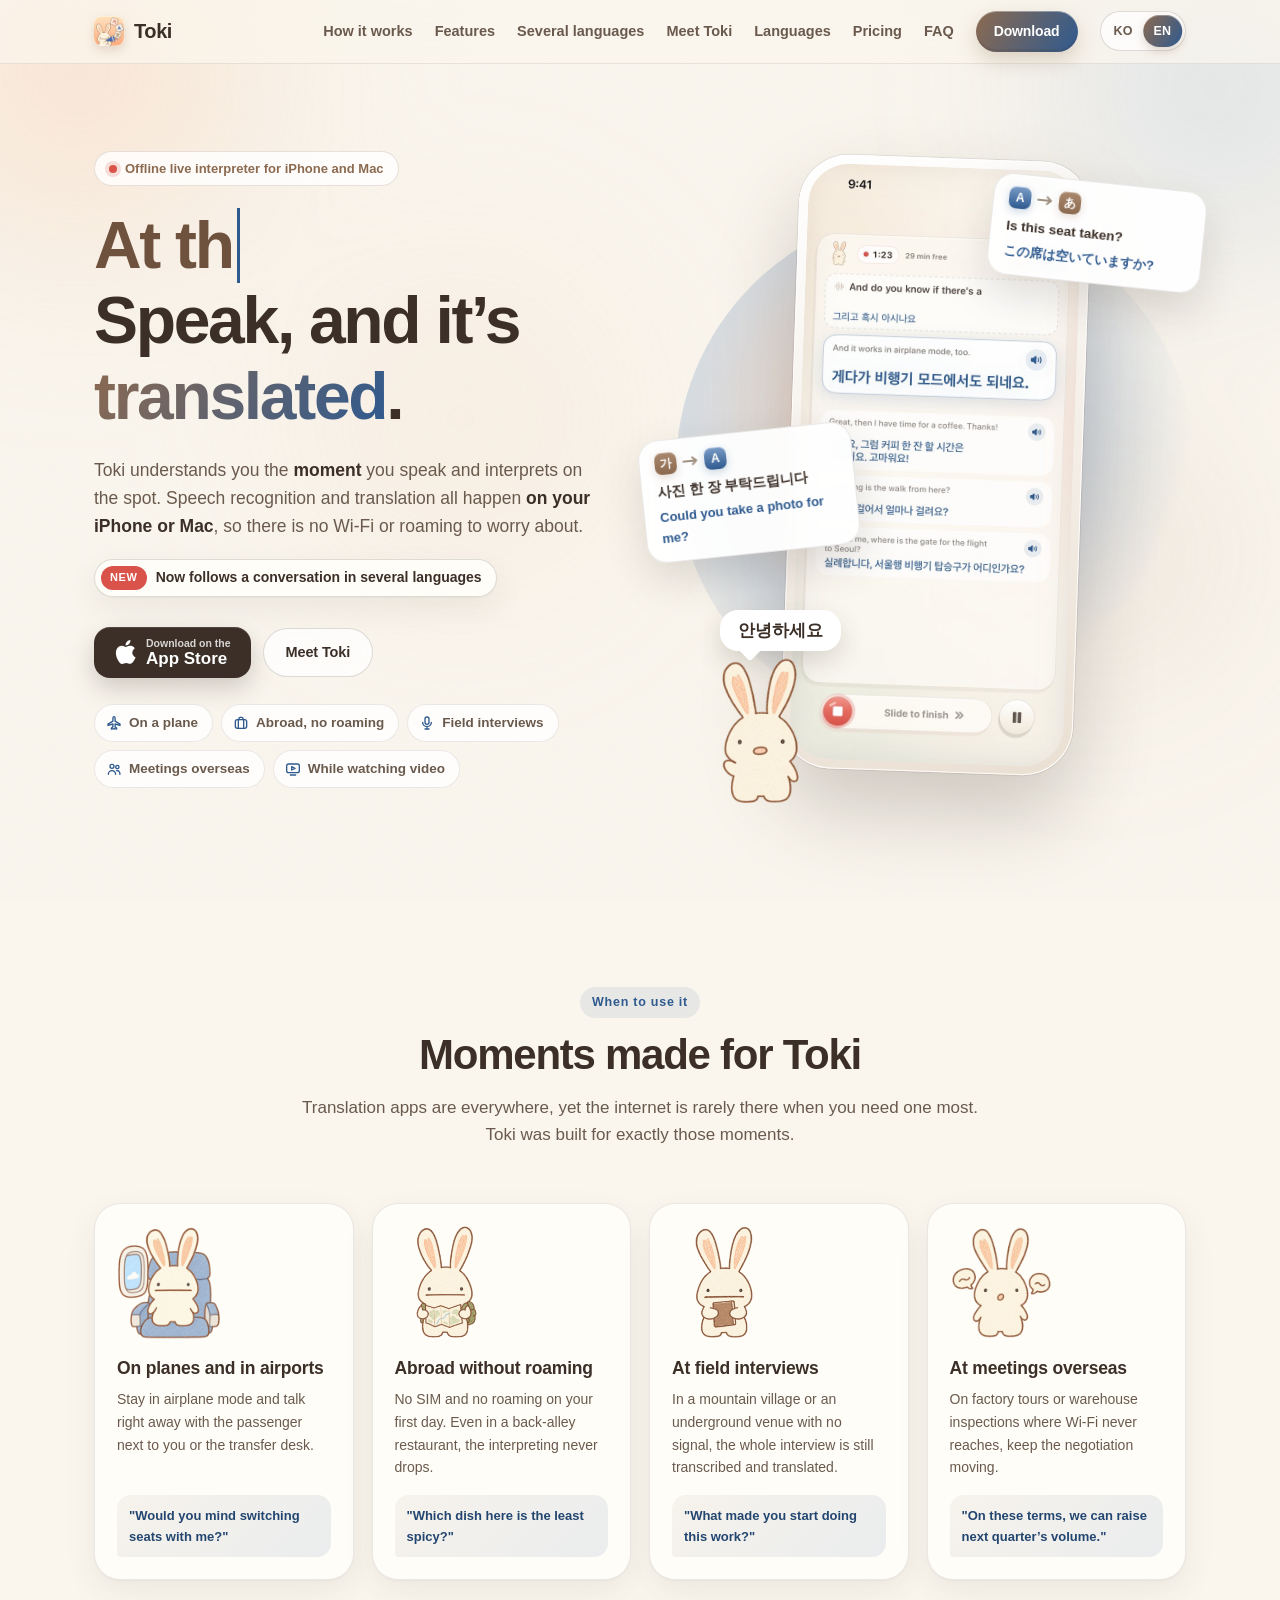
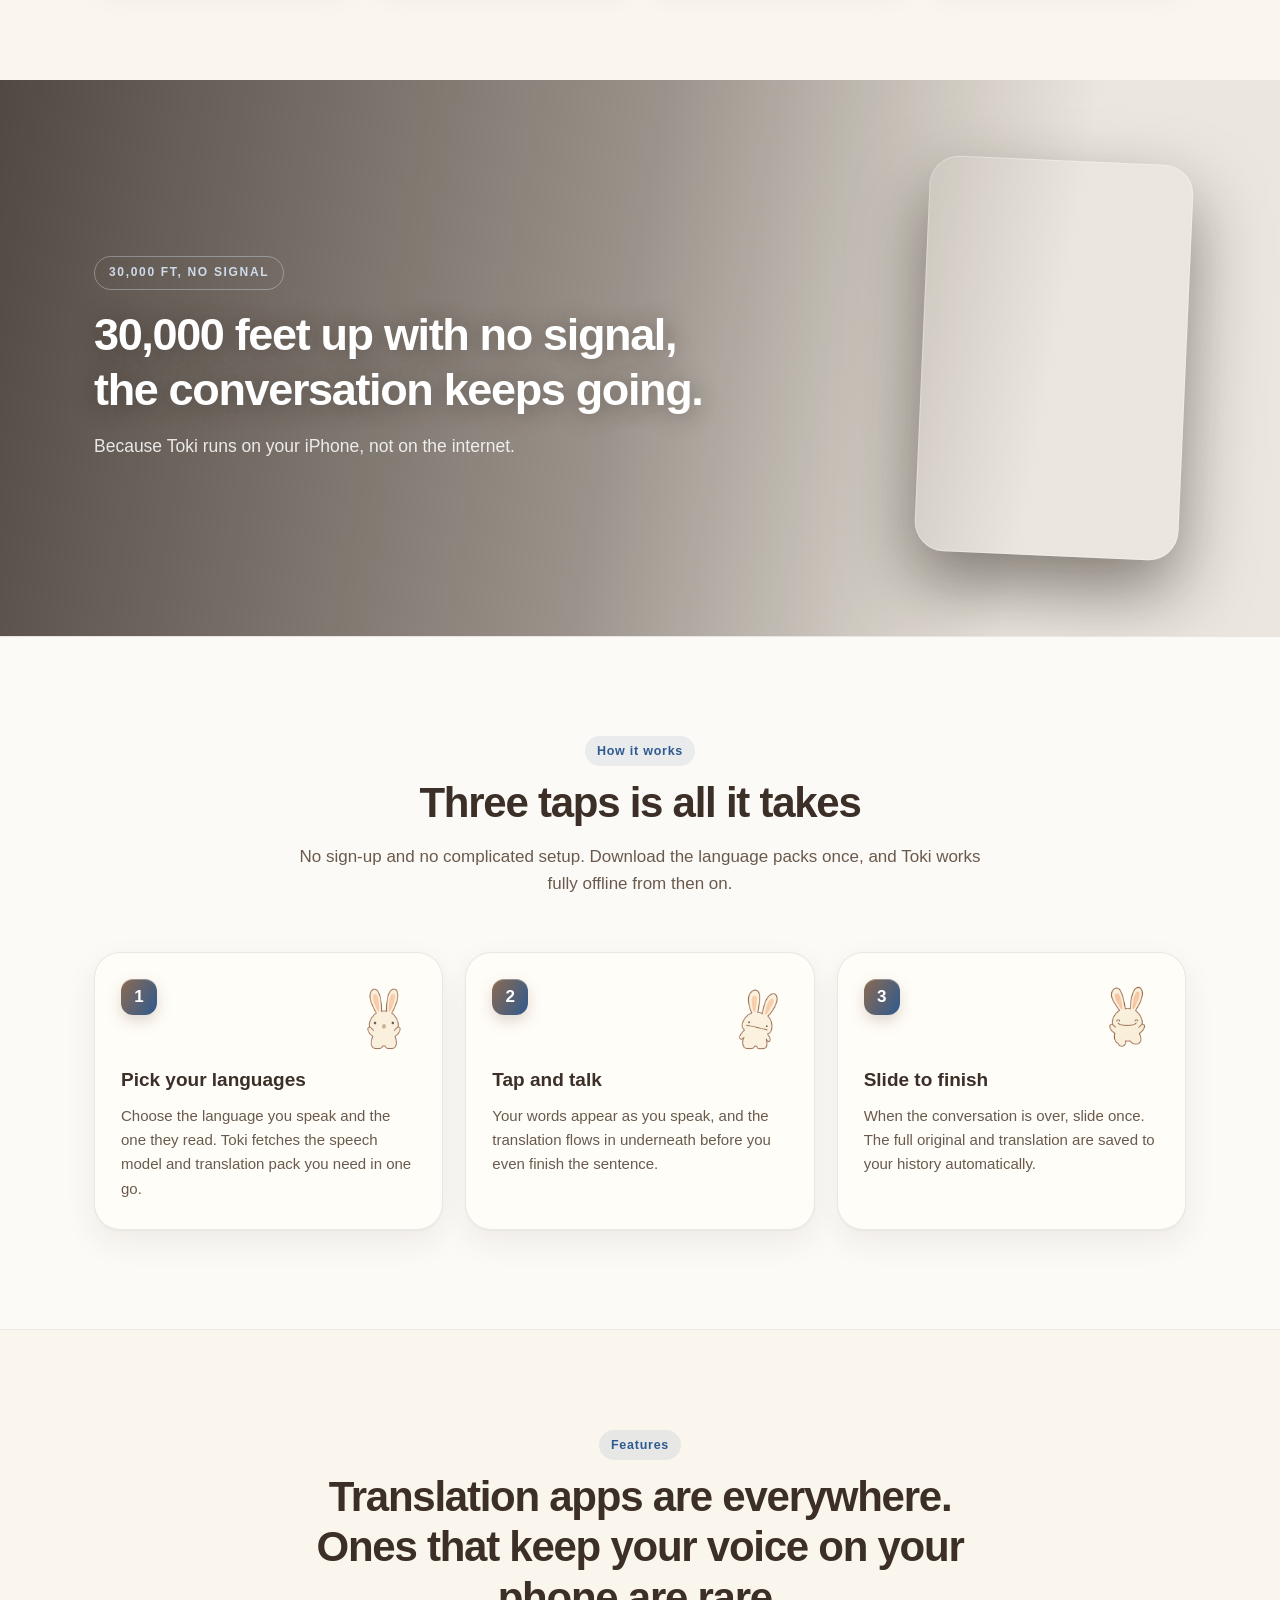
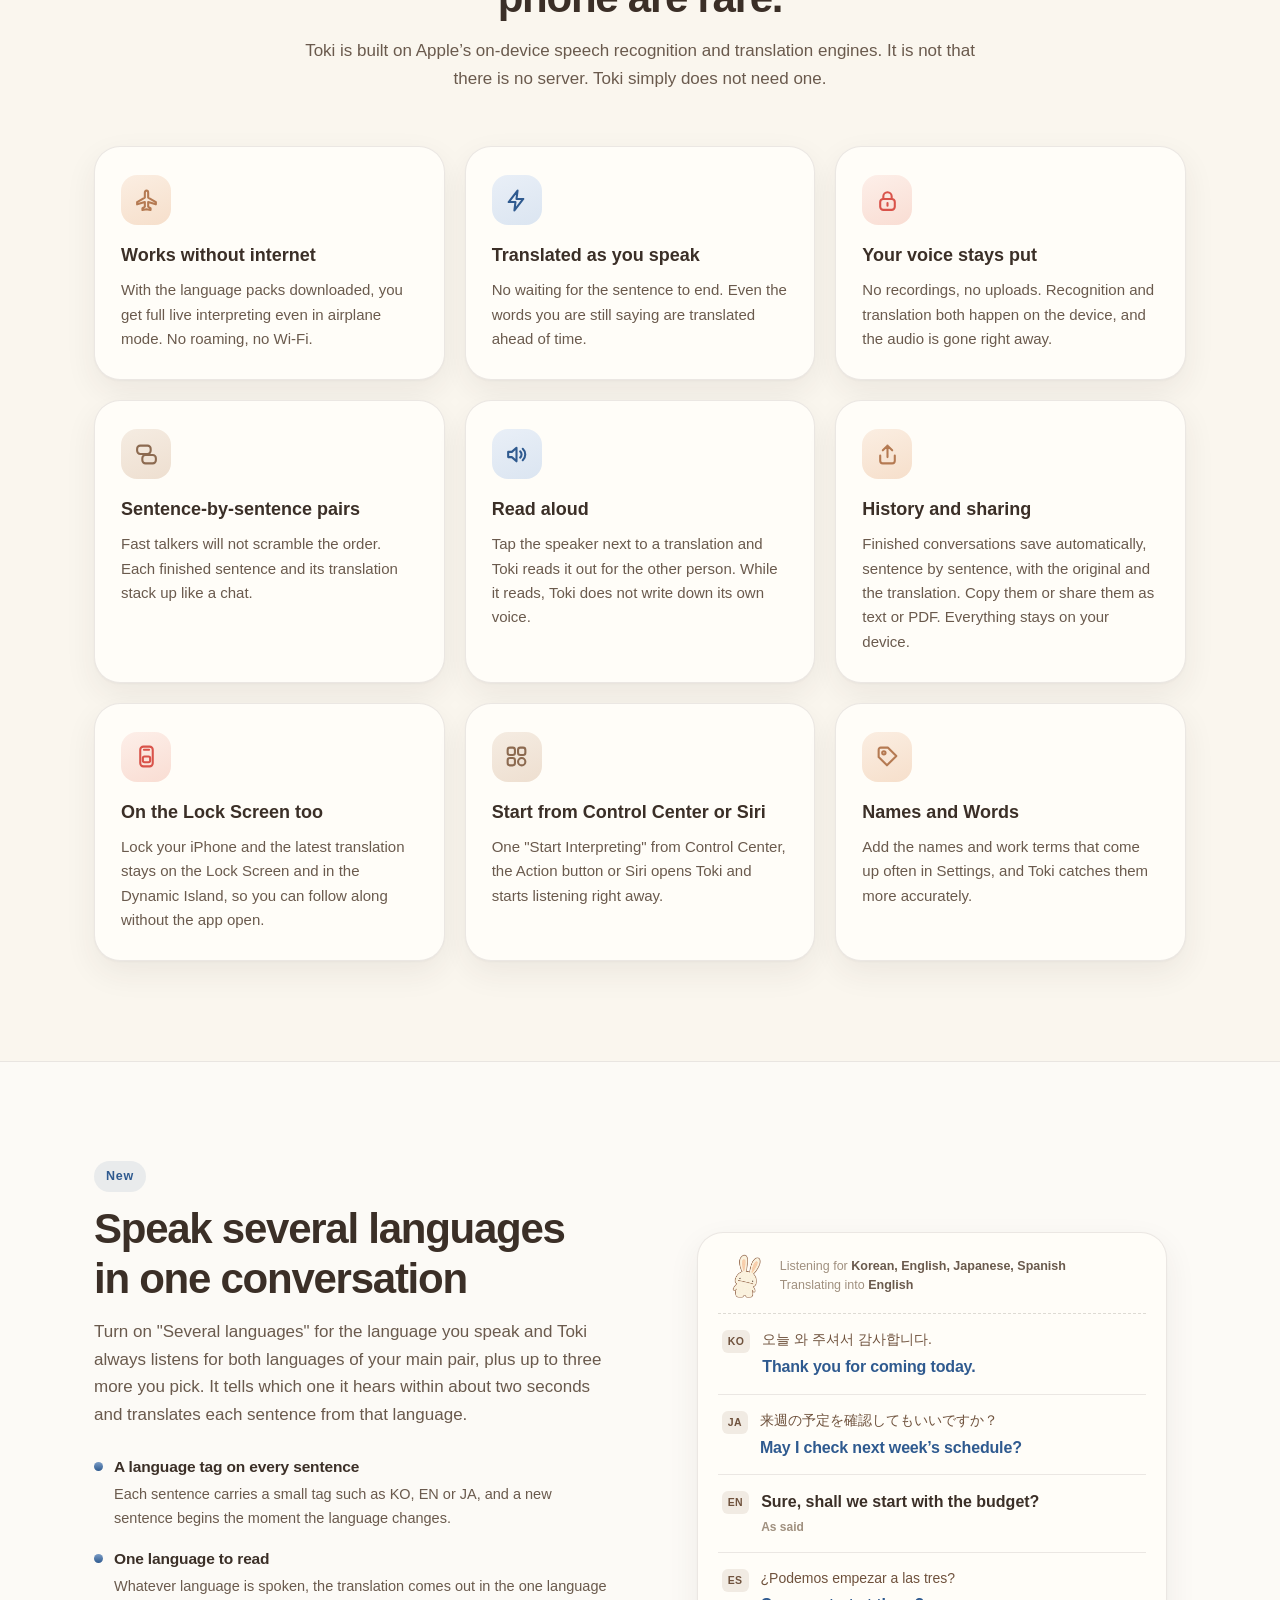
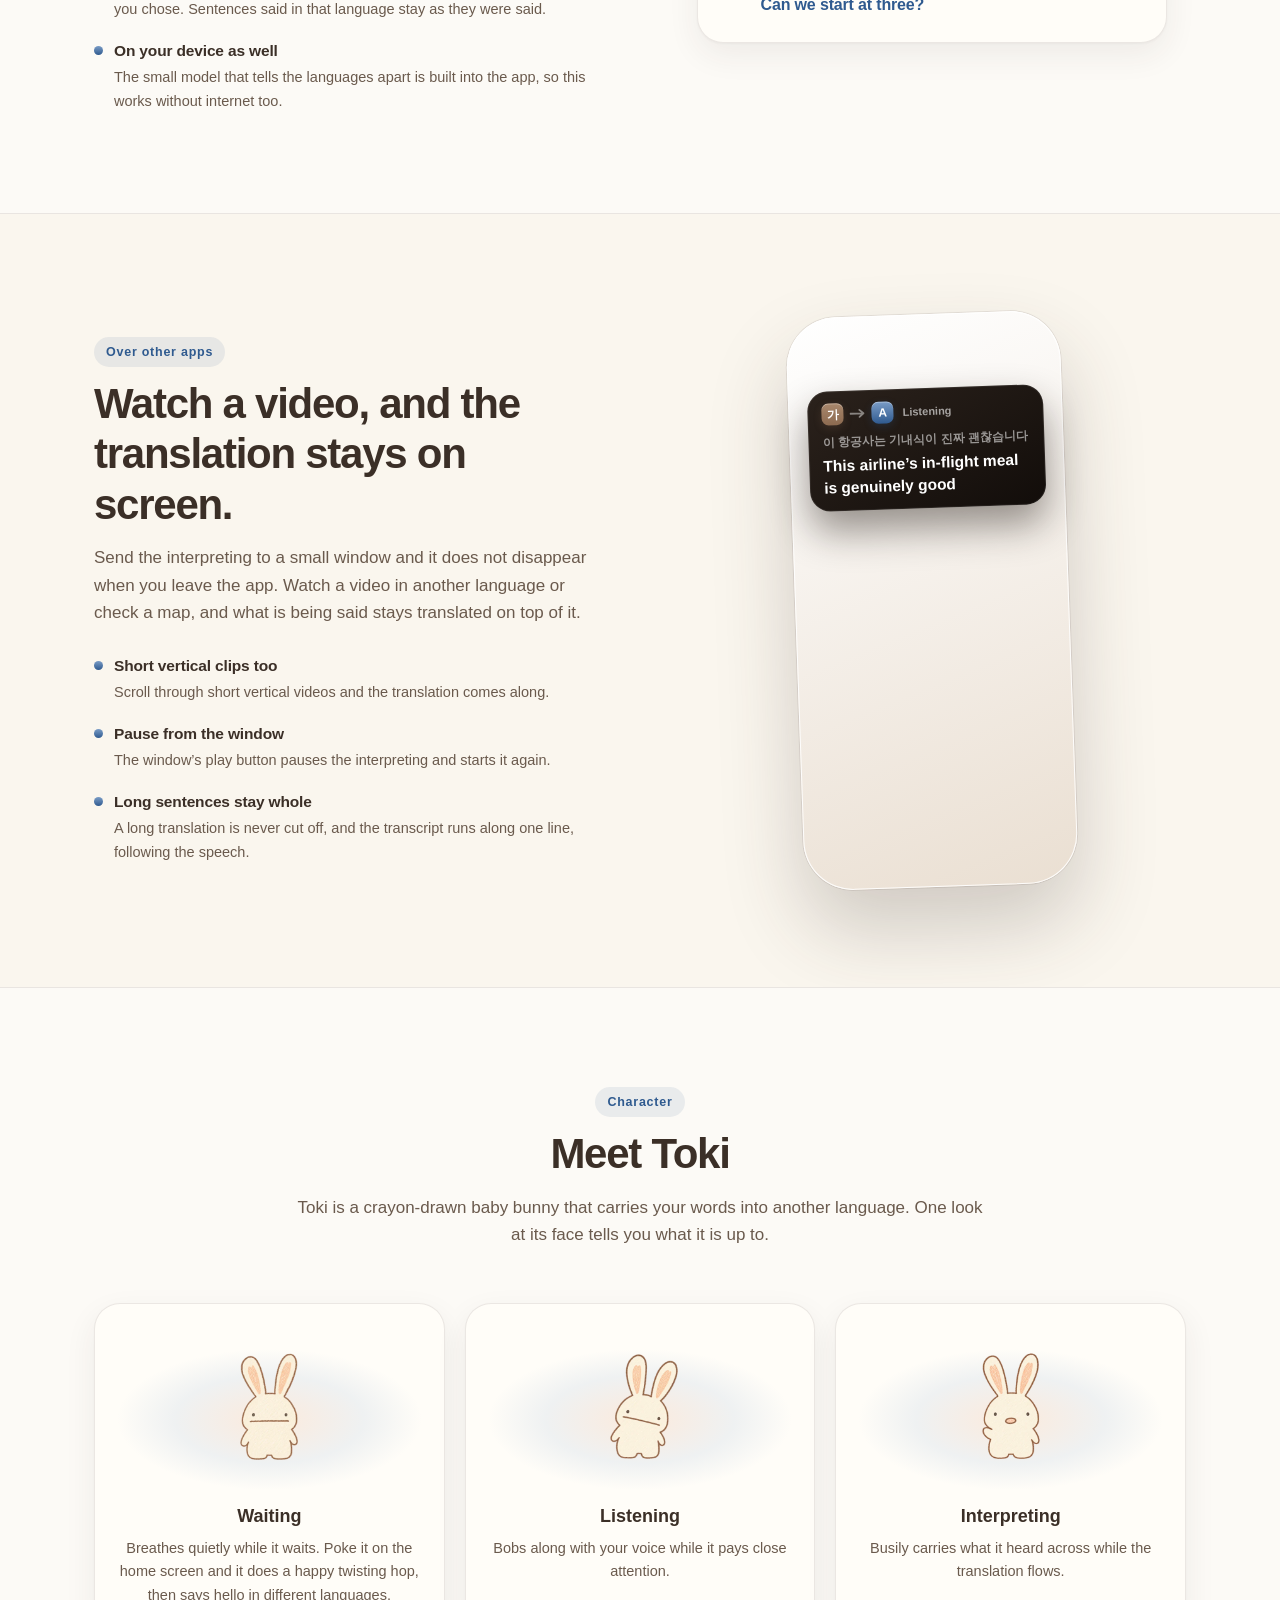
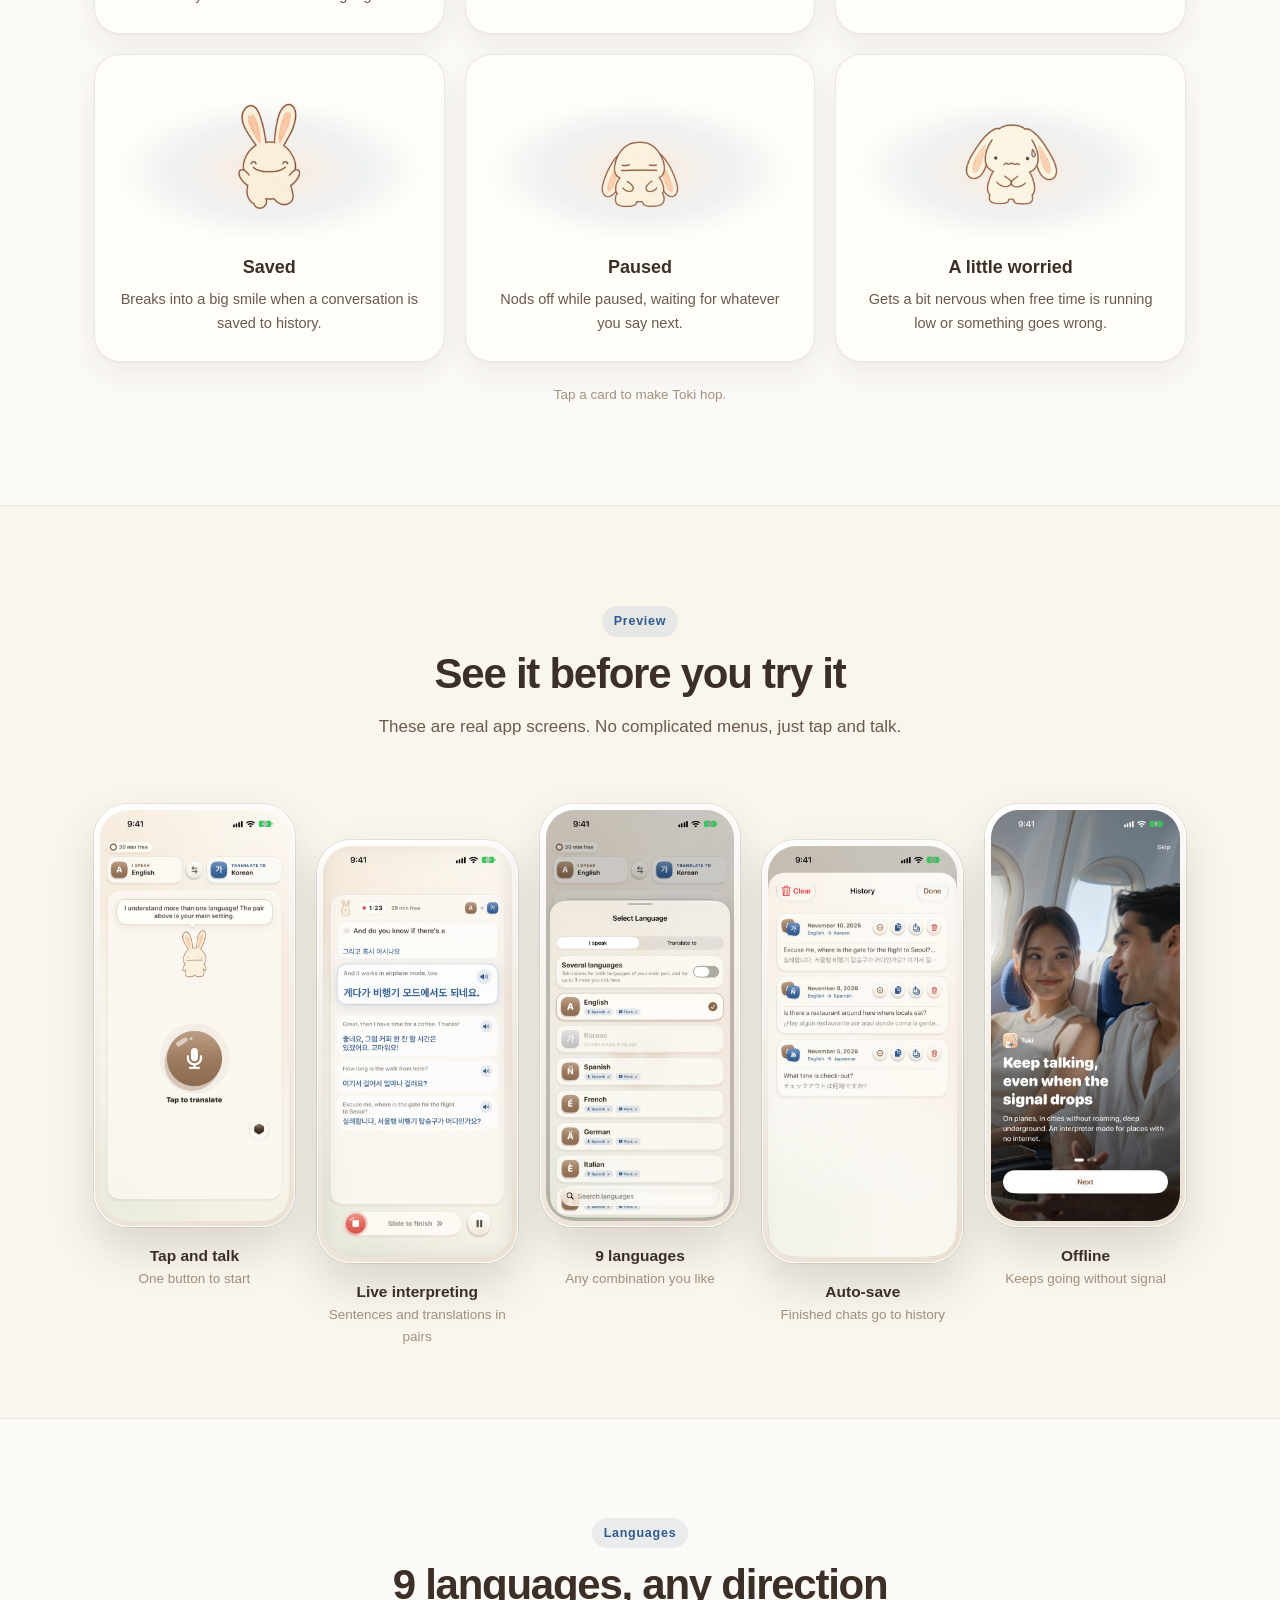
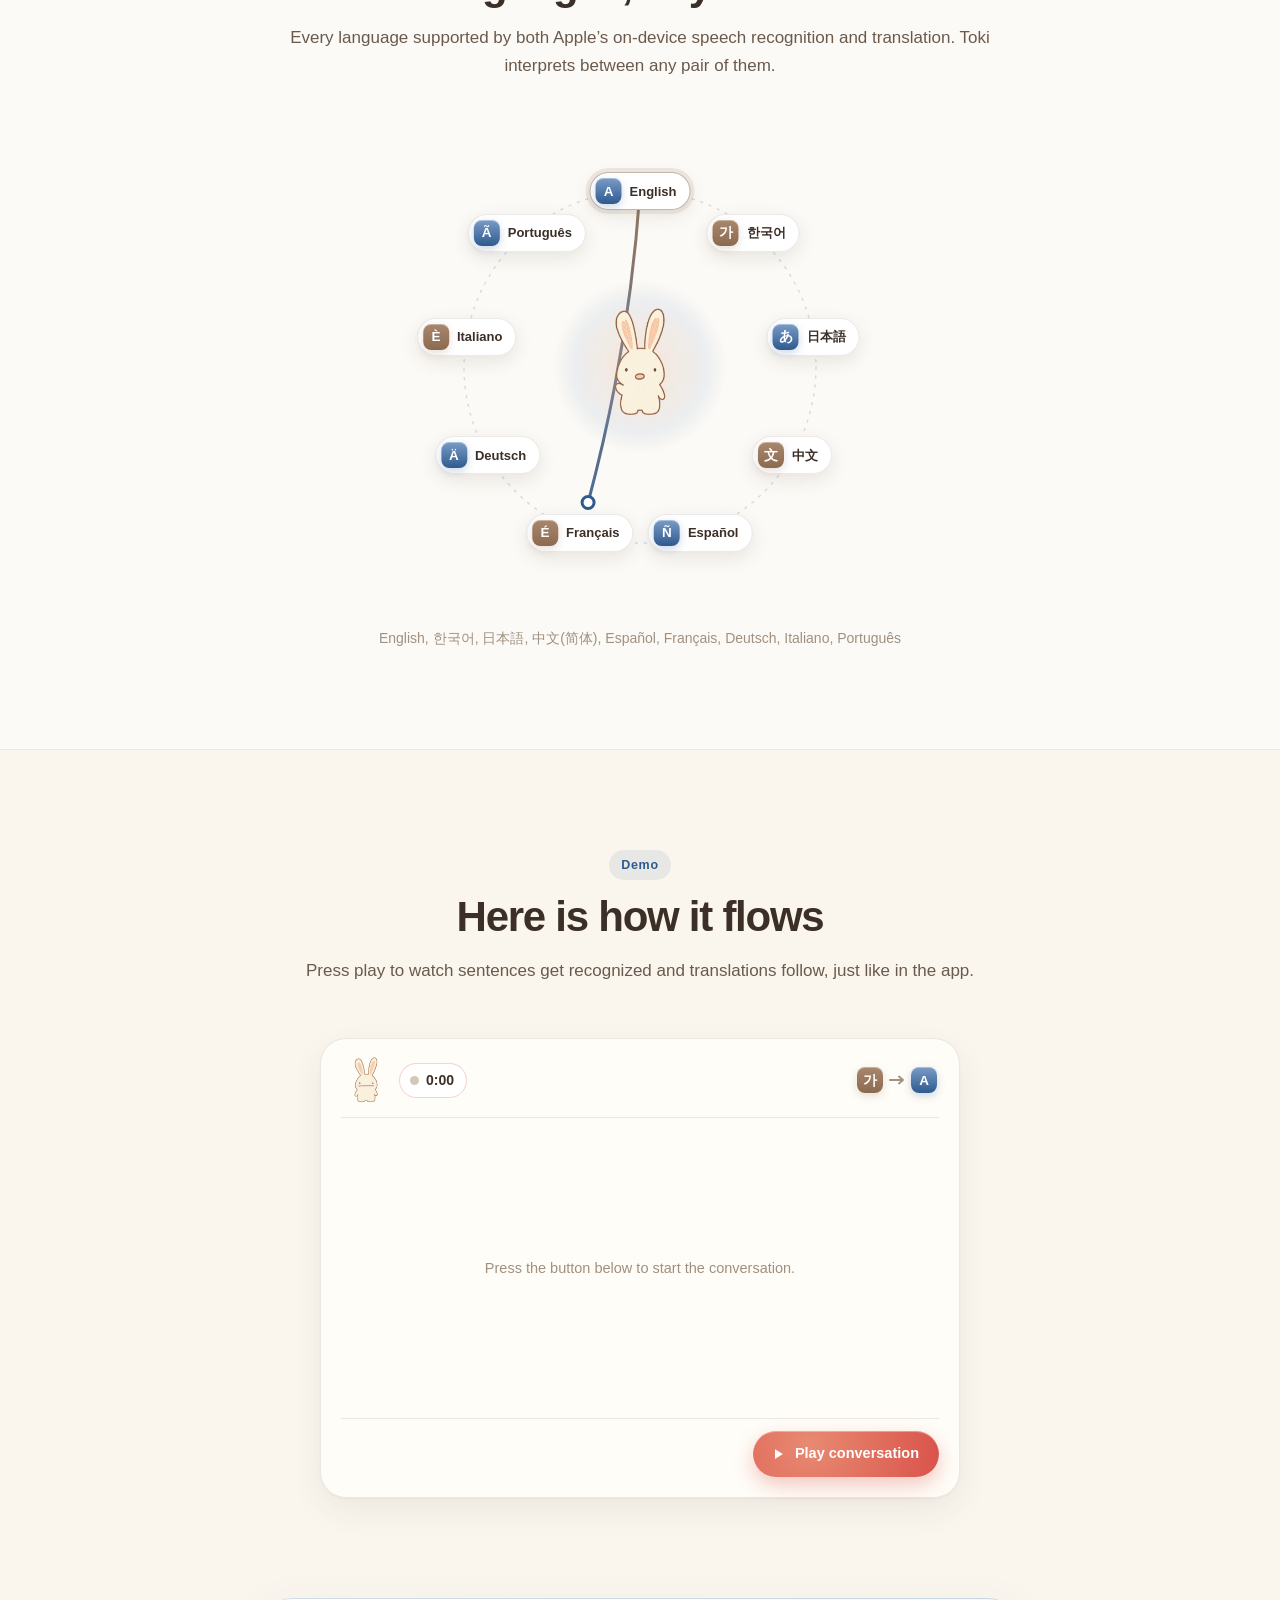
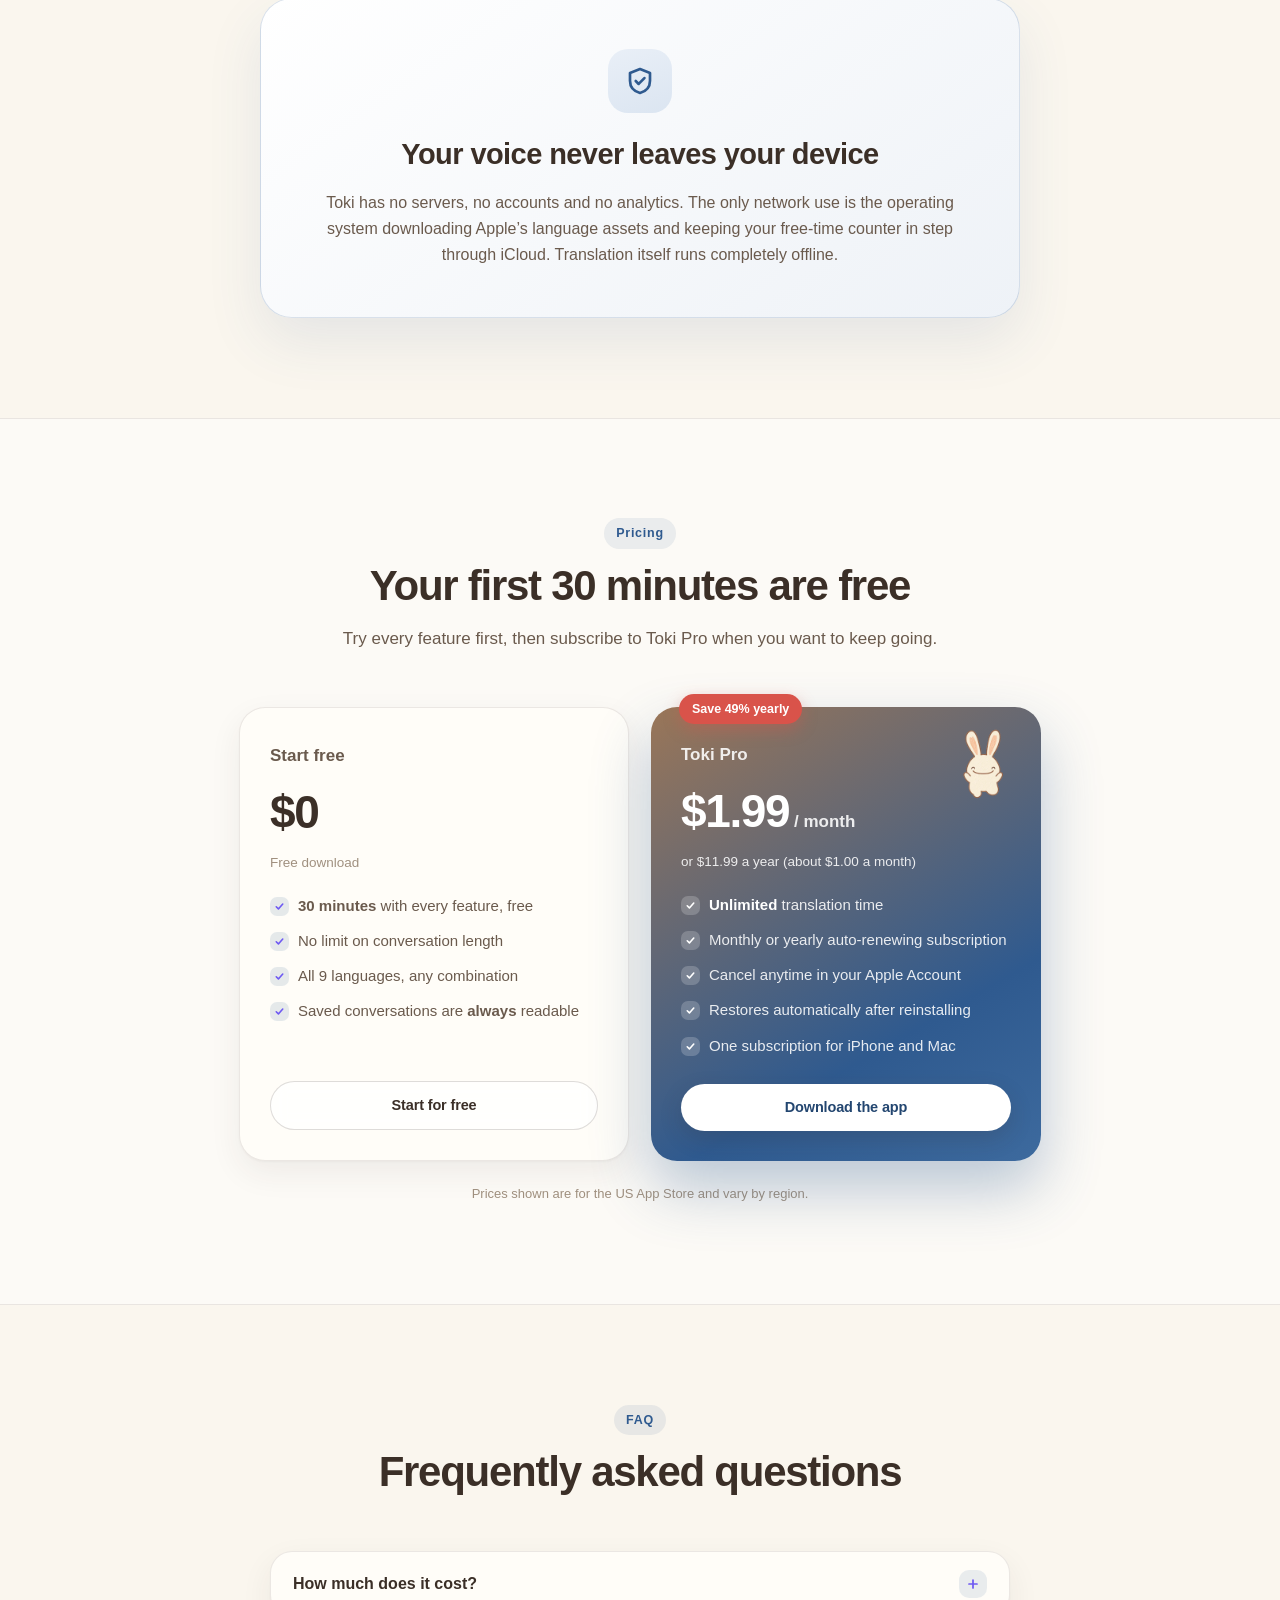
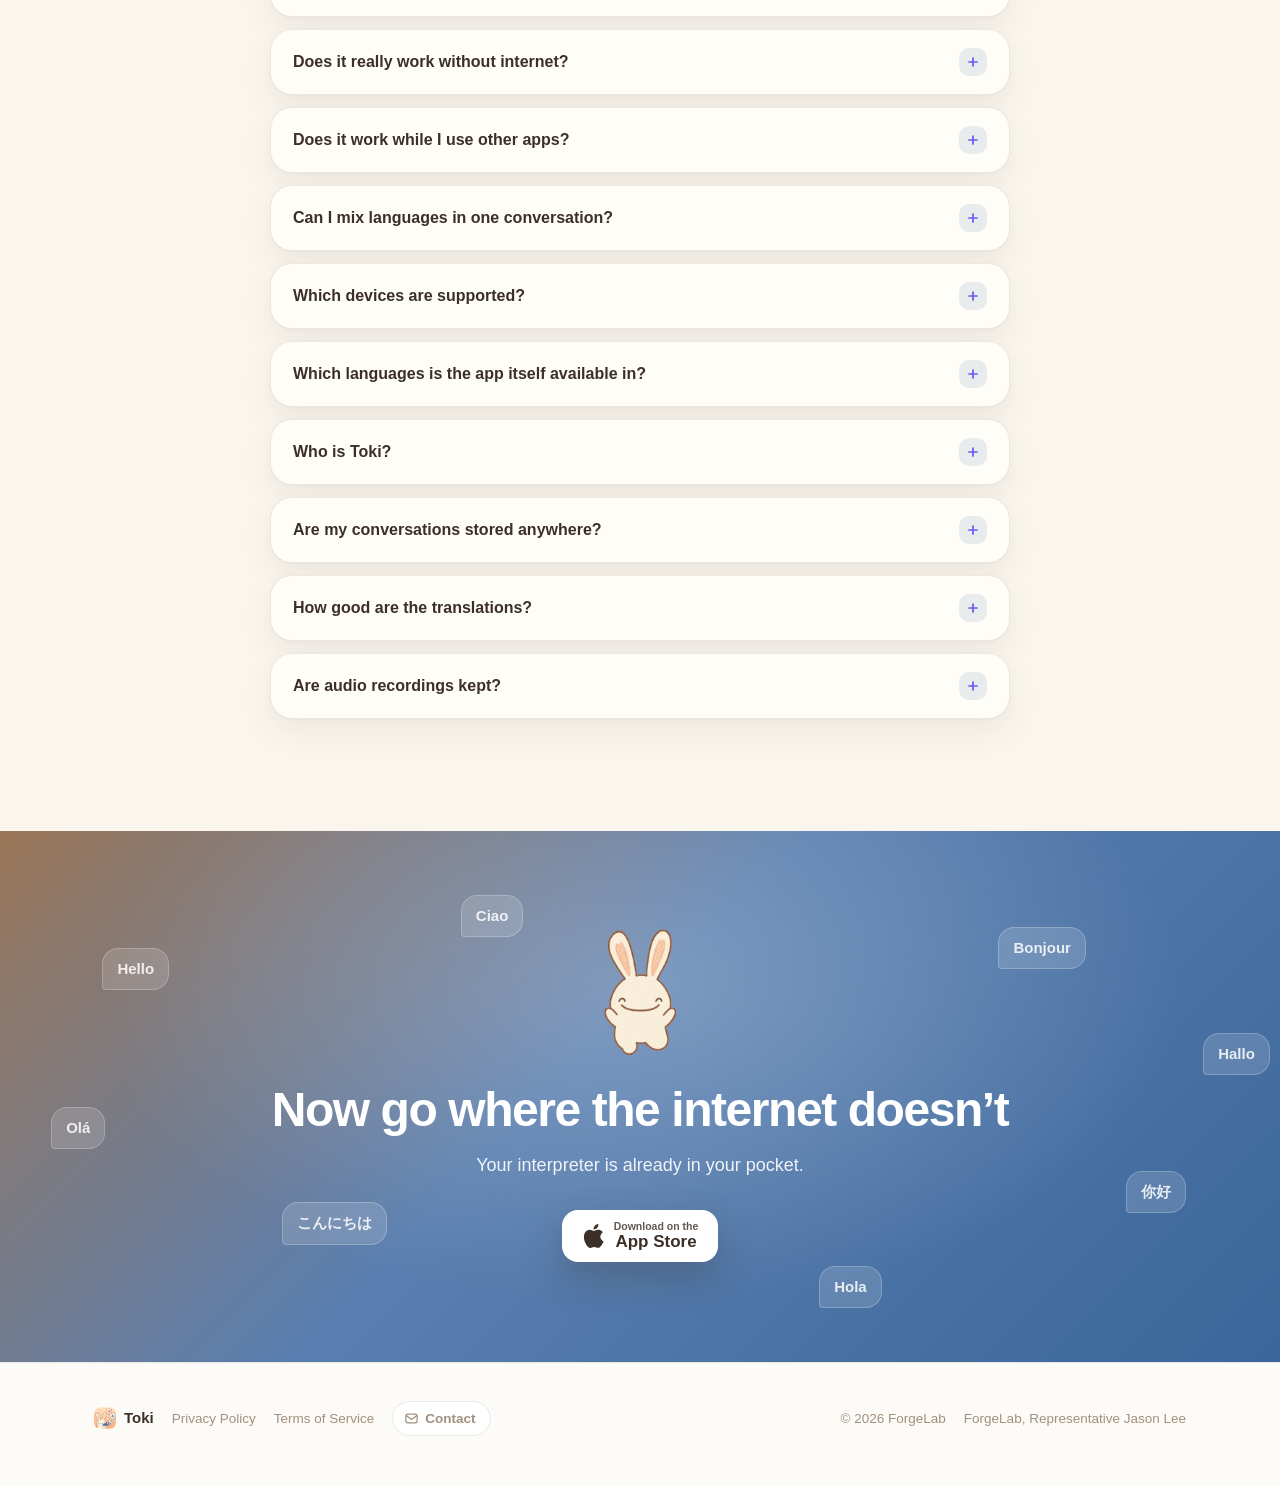
<file: docs/en/index.html>
<!DOCTYPE html>
<html lang="en">
<head>
<meta charset="UTF-8" />
<meta name="viewport" content="width=device-width, initial-scale=1.0" />
<meta name="theme-color" content="#faf6ee" />
<!-- English share link. Link previews read the tags below; people are sent on to the English page. -->
<title>Toki, the offline live interpreter for iPhone and Mac</title>
<meta name="description" content="Toki is a live voice interpreter for iPhone and Mac that works without internet. On a plane, abroad without roaming, at field interviews and meetings overseas, your words are translated the moment you speak, even when the conversation moves between languages. No login, no tracking." />
<meta property="og:title" content="Toki, the offline live interpreter for iPhone and Mac" />
<meta property="og:description" content="On a plane or abroad without roaming, your words are translated the moment you speak. 100% on-device, your voice never leaves your device." />
<meta property="og:type" content="website" />
<meta property="og:locale" content="en_US" />
<meta property="og:image" content="https://jsonpassion.github.io/offtalk-site/assets/img/og-en.jpg?v=3" />
<meta property="og:image:width" content="1200" />
<meta property="og:image:height" content="630" />
<meta property="og:image:type" content="image/jpeg" />
<meta property="og:url" content="https://jsonpassion.github.io/offtalk-site/en/" />
<meta name="twitter:card" content="summary_large_image" />
<meta name="twitter:title" content="Toki, the offline live interpreter for iPhone and Mac" />
<meta name="twitter:image" content="https://jsonpassion.github.io/offtalk-site/assets/img/og-en.jpg?v=3" />
<link rel="icon" type="image/png" href="../assets/img/favicon.png?v=3" />
<link rel="apple-touch-icon" href="../assets/img/apple-touch-icon.png?v=3" />
<script>location.replace('../?lang=en' + location.hash);</script>
<style>
  body { margin: 0; min-height: 100vh; display: grid; place-items: center; background: #faf6ee;
         font: 600 16px ui-rounded, -apple-system, BlinkMacSystemFont, "Segoe UI", Roboto, sans-serif; color: #6a5a4d; }
  a { color: #2f5a8f; }
</style>
</head>
<body>
  <p><a href="../?lang=en">Continue to Toki</a></p>
</body>
</html>
</file>
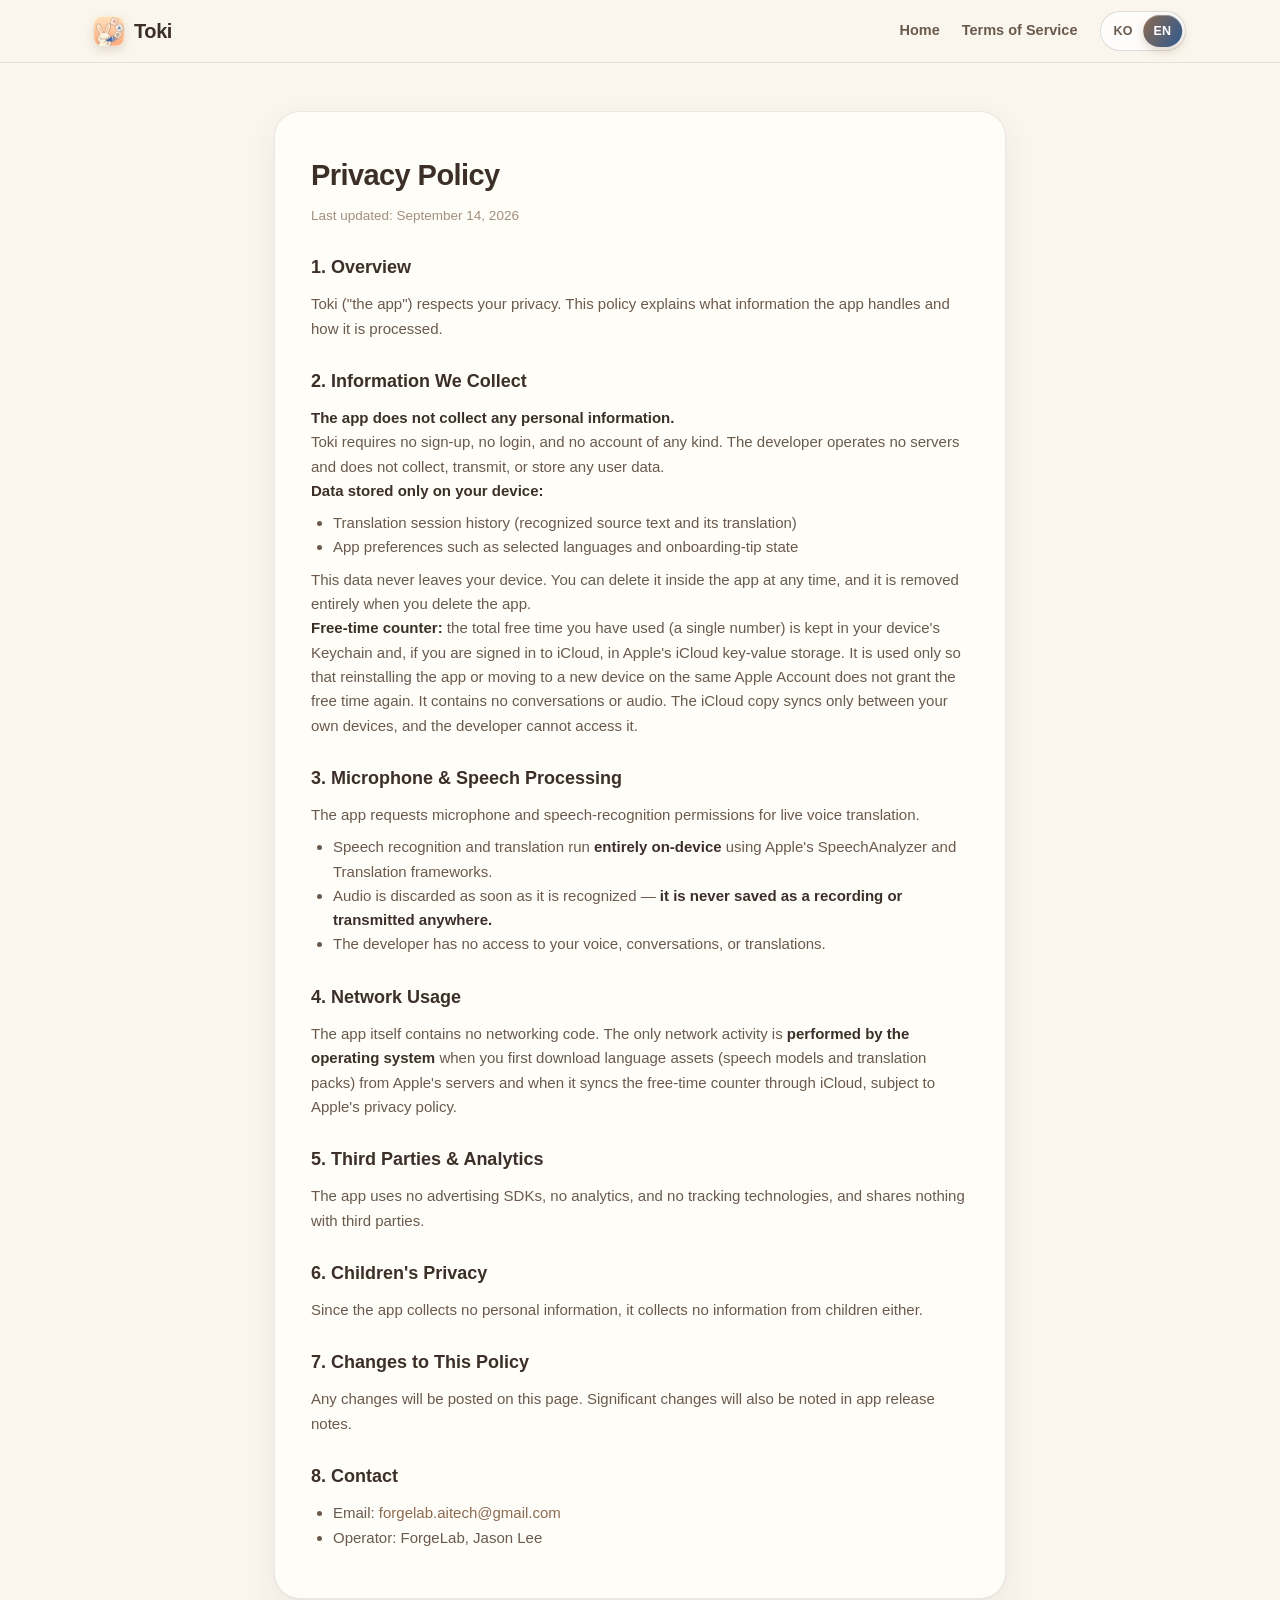
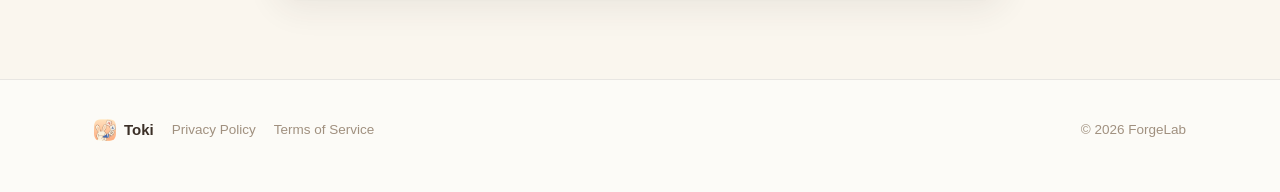
<file: docs/privacy.html>
<!DOCTYPE html>
<html lang="ko">
<head>
<meta charset="UTF-8" />
<meta name="viewport" content="width=device-width, initial-scale=1.0" />
<script>
/* Pick the language before first paint so English visitors never see a flash of Korean. */
(function () { try {
  var q = new URLSearchParams(location.search).get('lang'), s = null;
  try { s = localStorage.getItem('toki.lang'); } catch (e) {}
  var n = (navigator.languages && navigator.languages[0]) || navigator.language || 'ko';
  var l = (q === 'en' || q === 'ko') ? q : (s === 'en' || s === 'ko') ? s : (/^ko/i.test(n) ? 'ko' : 'en');
  if (l === 'en') {
    var r = document.documentElement; r.lang = 'en'; r.classList.add('i18n-wait');
    setTimeout(function () { r.classList.remove('i18n-wait'); }, 1500);
  }
} catch (e) {} })();
</script>
<style>.i18n-wait body { opacity: 0; }</style>
<title data-i18n="meta.title.privacy">개인정보 처리방침, Toki 토키</title>
<meta name="robots" content="noindex" />
<meta name="description" data-i18n-attr="content=meta.desc.privacy" content="Toki는 서버도 계정도 없습니다. 음성과 대화는 기기 밖으로 나가지 않습니다." />
<meta property="og:title" content="Toki 토키, 개인정보 처리방침" />
<meta property="og:description" content="Toki는 서버도 계정도 없습니다. 음성과 대화는 기기 밖으로 나가지 않습니다." />
<meta property="og:type" content="website" />
<meta property="og:image" content="https://jsonpassion.github.io/offtalk-site/assets/img/og.jpg?v=3" />
<meta property="og:image:width" content="1200" />
<meta property="og:image:height" content="630" />
<meta property="og:image:type" content="image/jpeg" />
<meta property="og:url" content="https://jsonpassion.github.io/offtalk-site/" />
<meta name="twitter:card" content="summary_large_image" />
<meta name="twitter:image" content="https://jsonpassion.github.io/offtalk-site/assets/img/og.jpg?v=3" />
<link rel="icon" type="image/png" href="assets/img/favicon.png?v=3" />
<link rel="apple-touch-icon" href="assets/img/apple-touch-icon.png?v=3" />
<link rel="stylesheet" href="styles.css?v=toki3" />
</head>
<body>

<nav class="nav">
  <div class="nav-inner">
    <a class="logo" href="index.html">
      <img src="assets/img/icon.png?v=3" width="30" height="30" alt="" />
      Toki <span class="kr" data-i18n="brand.kr">토키</span>
    </a>
    <div class="nav-links">
      <a href="index.html" data-i18n="nav.home">홈</a>
      <a href="terms.html" data-i18n="nav.terms">이용약관</a>
      <div class="lang-switch" role="group" aria-label="언어" data-i18n-attr="aria-label=switch.label">
        <button type="button" data-lang="ko" aria-pressed="true">KO</button>
        <button type="button" data-lang="en" aria-pressed="false">EN</button>
      </div>
    </div>
  </div>
</nav>

<main class="policy">
  <div class="policy-card">

    <!-- ================= 한국어 ================= -->
    <div class="lang-ko">
      <h1>개인정보 처리방침</h1>
      <p class="date">최종 수정일: 2026년 9월 14일</p>

      <h2>1. 개요</h2>
      <p>Toki(토키, 이하 "앱")는 사용자의 개인정보를 소중히 여기며, 개인정보 보호법 및 관련 법령을 준수합니다. 본 개인정보 처리방침은 앱이 다루는 정보와 그 처리 방법을 설명합니다.</p>

      <h2>2. 수집하는 정보</h2>
      <p><strong>본 앱은 개인정보를 수집하지 않습니다.</strong></p>
      <p>Toki는 회원가입, 로그인, 또는 어떠한 형태의 계정 생성도 요구하지 않습니다. 개발자는 별도의 서버를 운영하지 않으며, 사용자의 어떠한 데이터도 수집, 전송, 저장하지 않습니다.</p>
      <p><strong>사용자의 기기에만 저장되는 데이터:</strong></p>
      <ul>
        <li>번역 세션 기록(인식된 원문 텍스트와 번역 텍스트)</li>
        <li>선택한 언어, 화면 안내(팁) 표시 여부 등 앱 설정</li>
      </ul>
      <p>위 데이터는 오직 사용자의 기기 내부에만 저장되며, 개발자를 포함한 외부로 전송되지 않습니다. 앱 내에서 언제든 삭제할 수 있고, 앱을 삭제하면 함께 삭제됩니다.</p>
      <p><strong>무료 사용 시간 기록:</strong> 무료로 사용한 시간의 누적 값(숫자 하나)은 기기의 키체인과, 사용자가 iCloud에 로그인한 경우 Apple의 iCloud 키-값 저장소에 함께 보관됩니다. 이 값은 앱을 다시 설치하거나 같은 Apple 계정의 새 기기로 바꿨을 때 무료 시간이 다시 제공되지 않도록 하는 데에만 쓰이며, 대화 내용이나 음성은 포함되지 않습니다. iCloud에 보관된 값은 사용자의 기기끼리만 동기화되며 개발자는 접근할 수 없습니다.</p>

      <h2>3. 마이크 및 음성 처리</h2>
      <p>앱은 실시간 음성 번역을 위해 마이크 접근 권한과 음성 인식 권한을 요청합니다.</p>
      <ul>
        <li>음성 인식과 번역은 <strong>모두 기기 내(온디바이스)에서</strong> Apple의 SpeechAnalyzer 및 Translation 프레임워크로 처리됩니다.</li>
        <li>오디오는 인식 즉시 폐기되며, <strong>녹음 파일로 저장되거나 외부로 전송되지 않습니다.</strong></li>
        <li>개발자는 사용자의 음성, 대화 내용, 번역 결과에 접근할 수 없습니다.</li>
      </ul>

      <h2>4. 네트워크 사용</h2>
      <p>앱 자체에는 네트워크 통신 기능이 없습니다. 다만 언어 자산(음성 인식 모델, 번역 언어 팩)을 최초 다운로드할 때와 무료 사용 시간 기록을 iCloud로 동기화할 때 <strong>Apple의 운영체제가</strong> Apple 서버와 통신합니다. 이 과정은 Apple의 개인정보 보호정책을 따릅니다.</p>

      <h2>5. 제3자 제공 및 분석 도구</h2>
      <p>앱은 광고 SDK, 분석(애널리틱스) 도구, 추적 기술을 일절 사용하지 않으며, 어떠한 정보도 제3자에게 제공하지 않습니다.</p>

      <h2>6. 아동의 개인정보</h2>
      <p>앱은 개인정보를 수집하지 않으므로, 아동의 개인정보 또한 수집하지 않습니다.</p>

      <h2>7. 방침의 변경</h2>
      <p>본 방침이 변경되는 경우 이 페이지를 통해 공지합니다. 중요한 변경이 있을 경우 앱 업데이트 노트에도 안내합니다.</p>

      <h2>8. 문의</h2>
      <p>개인정보 처리방침에 대한 문의는 아래로 연락해 주세요.</p>
      <ul>
        <li>이메일: <a href="mailto:forgelab.aitech@gmail.com">forgelab.aitech@gmail.com</a></li>
        <li>운영: ForgeLab, 대표 Jason Lee</li>
      </ul>
    </div>

    <!-- ================= English ================= -->
    <div class="lang-en">
      <h1>Privacy Policy</h1>
      <p class="date">Last updated: September 14, 2026</p>

      <h2>1. Overview</h2>
      <p>Toki ("the app") respects your privacy. This policy explains what information the app handles and how it is processed.</p>

      <h2>2. Information We Collect</h2>
      <p><strong>The app does not collect any personal information.</strong></p>
      <p>Toki requires no sign-up, no login, and no account of any kind. The developer operates no servers and does not collect, transmit, or store any user data.</p>
      <p><strong>Data stored only on your device:</strong></p>
      <ul>
        <li>Translation session history (recognized source text and its translation)</li>
        <li>App preferences such as selected languages and onboarding-tip state</li>
      </ul>
      <p>This data never leaves your device. You can delete it inside the app at any time, and it is removed entirely when you delete the app.</p>
      <p><strong>Free-time counter:</strong> the total free time you have used (a single number) is kept in your device's Keychain and, if you are signed in to iCloud, in Apple's iCloud key-value storage. It is used only so that reinstalling the app or moving to a new device on the same Apple Account does not grant the free time again. It contains no conversations or audio. The iCloud copy syncs only between your own devices, and the developer cannot access it.</p>

      <h2>3. Microphone &amp; Speech Processing</h2>
      <p>The app requests microphone and speech-recognition permissions for live voice translation.</p>
      <ul>
        <li>Speech recognition and translation run <strong>entirely on-device</strong> using Apple's SpeechAnalyzer and Translation frameworks.</li>
        <li>Audio is discarded as soon as it is recognized — <strong>it is never saved as a recording or transmitted anywhere.</strong></li>
        <li>The developer has no access to your voice, conversations, or translations.</li>
      </ul>

      <h2>4. Network Usage</h2>
      <p>The app itself contains no networking code. The only network activity is <strong>performed by the operating system</strong> when you first download language assets (speech models and translation packs) from Apple's servers and when it syncs the free-time counter through iCloud, subject to Apple's privacy policy.</p>

      <h2>5. Third Parties &amp; Analytics</h2>
      <p>The app uses no advertising SDKs, no analytics, and no tracking technologies, and shares nothing with third parties.</p>

      <h2>6. Children's Privacy</h2>
      <p>Since the app collects no personal information, it collects no information from children either.</p>

      <h2>7. Changes to This Policy</h2>
      <p>Any changes will be posted on this page. Significant changes will also be noted in app release notes.</p>

      <h2>8. Contact</h2>
      <ul>
        <li>Email: <a href="mailto:forgelab.aitech@gmail.com">forgelab.aitech@gmail.com</a></li>
        <li>Operator: ForgeLab, Jason Lee</li>
      </ul>
    </div>

  </div>
</main>

<footer>
  <div class="wrap">
    <span class="brand"><img src="assets/img/icon.png?v=3" width="22" height="22" alt="" />Toki <span class="kr" data-i18n="brand.kr">토키</span></span>
    <a href="privacy.html" data-i18n="footer.privacy">개인정보 처리방침</a>
    <a href="terms.html" data-i18n="footer.terms">이용약관</a>
    <span class="copy">© 2026 ForgeLab</span>
  </div>
</footer>

<script src="assets/js/i18n.js?v=toki3"></script>

</body>
</html>
</file>
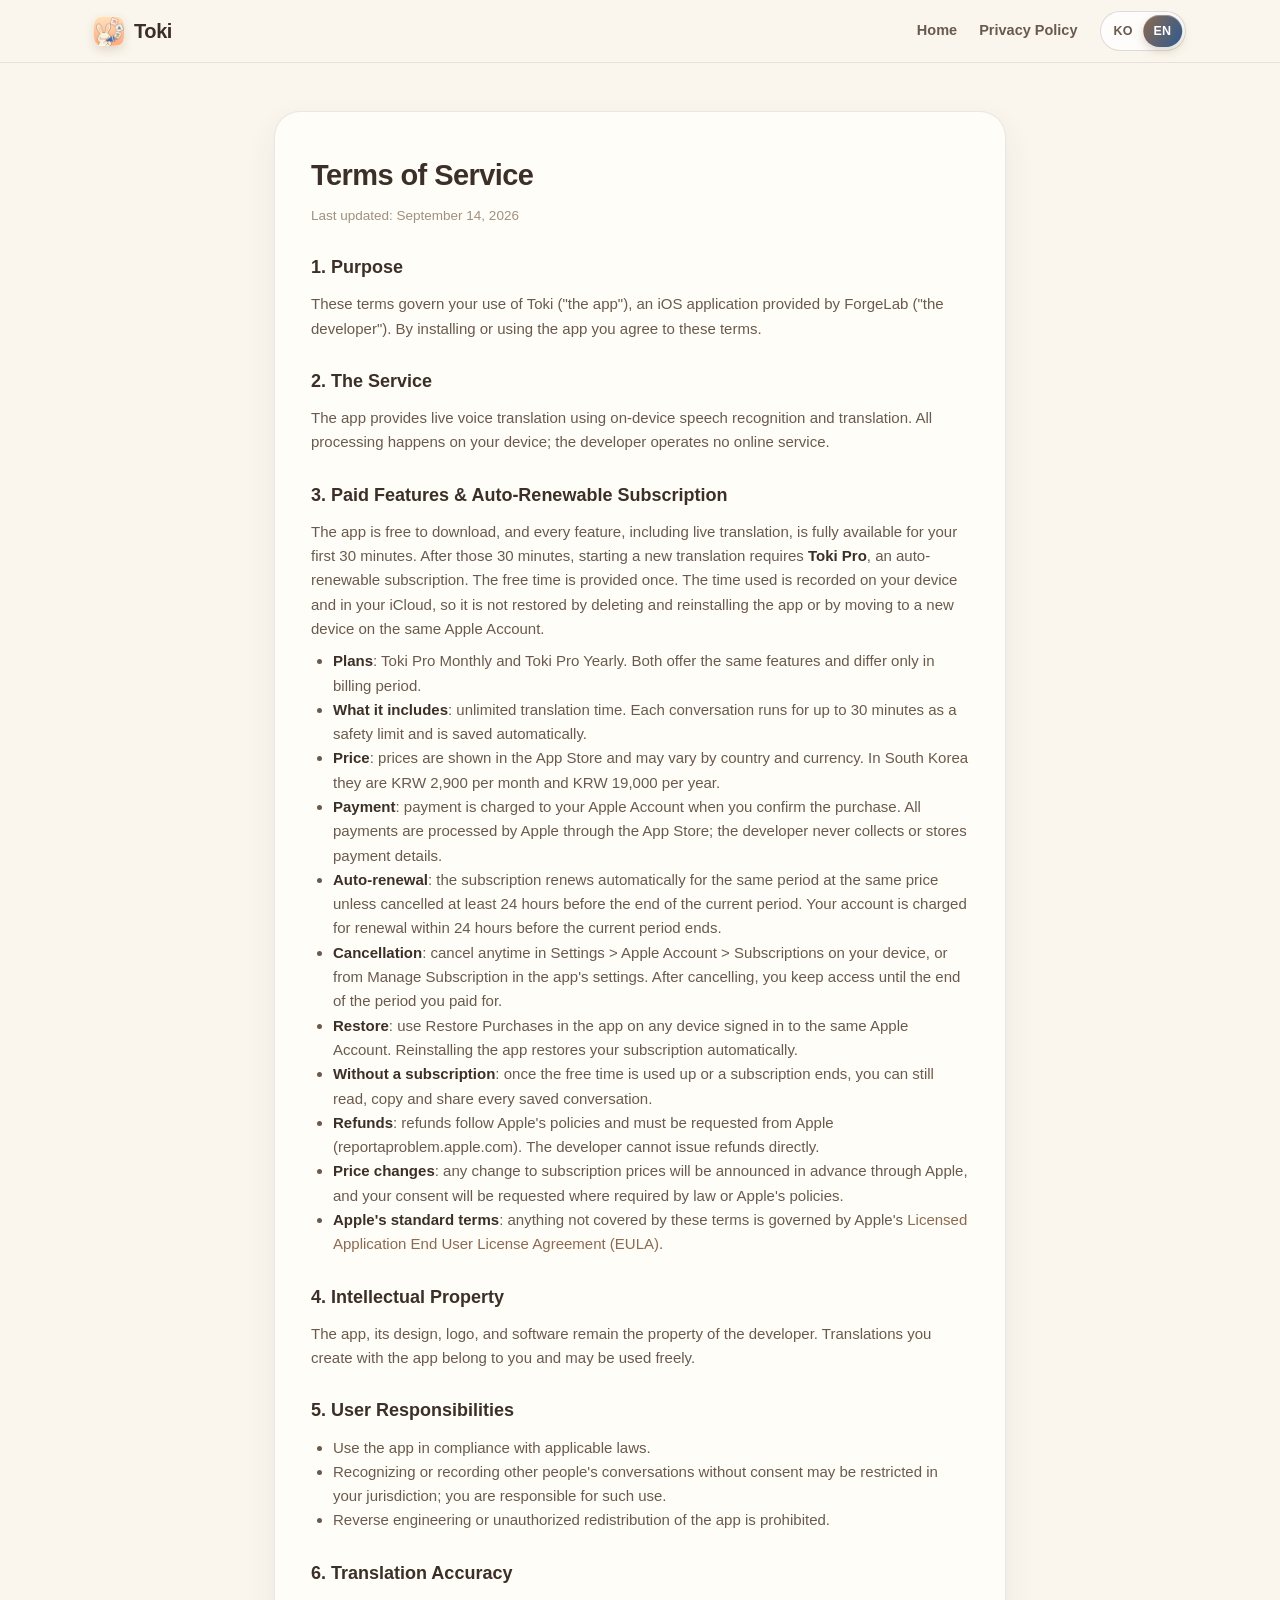
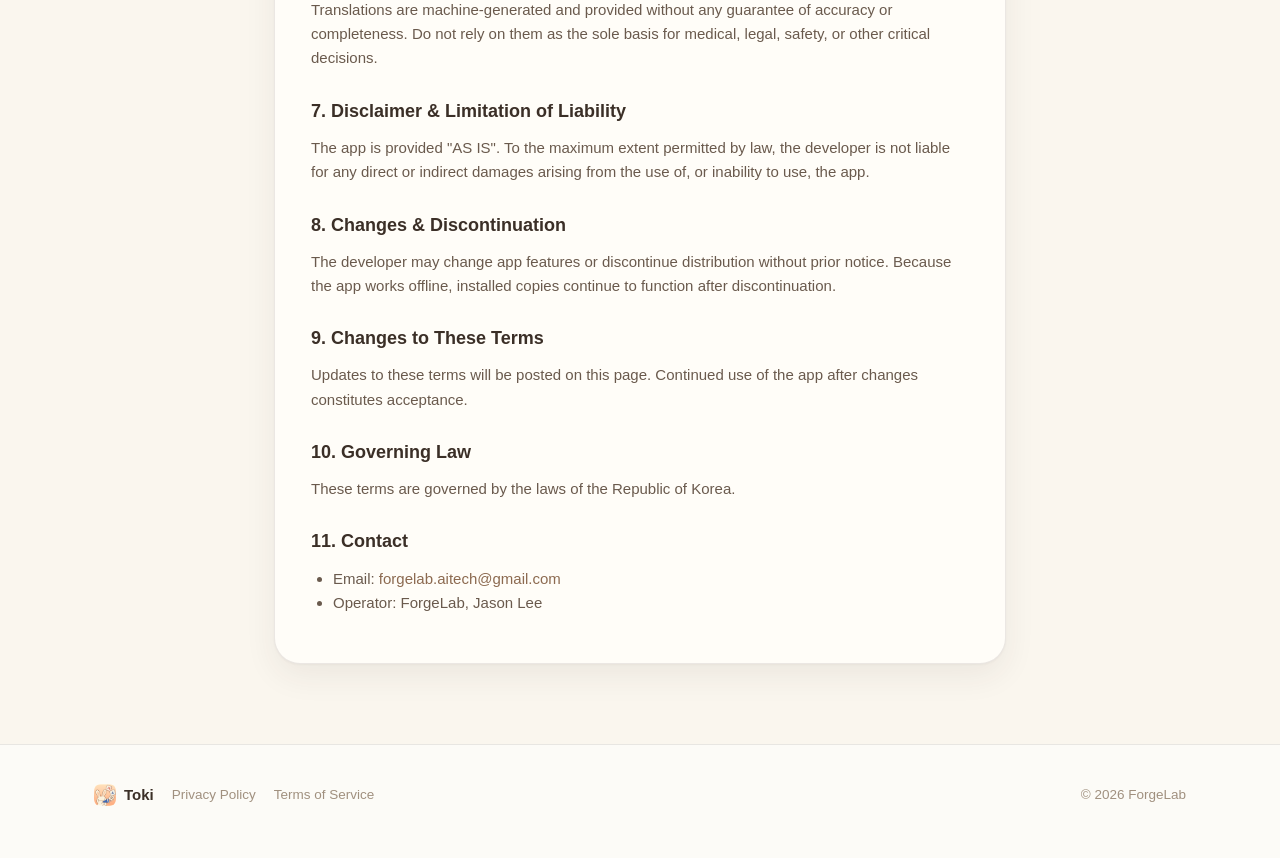
<file: docs/terms.html>
<!DOCTYPE html>
<html lang="ko">
<head>
<meta charset="UTF-8" />
<meta name="viewport" content="width=device-width, initial-scale=1.0" />
<script>
/* Pick the language before first paint so English visitors never see a flash of Korean. */
(function () { try {
  var q = new URLSearchParams(location.search).get('lang'), s = null;
  try { s = localStorage.getItem('toki.lang'); } catch (e) {}
  var n = (navigator.languages && navigator.languages[0]) || navigator.language || 'ko';
  var l = (q === 'en' || q === 'ko') ? q : (s === 'en' || s === 'ko') ? s : (/^ko/i.test(n) ? 'ko' : 'en');
  if (l === 'en') {
    var r = document.documentElement; r.lang = 'en'; r.classList.add('i18n-wait');
    setTimeout(function () { r.classList.remove('i18n-wait'); }, 1500);
  }
} catch (e) {} })();
</script>
<style>.i18n-wait body { opacity: 0; }</style>
<title data-i18n="meta.title.terms">이용약관, Toki 토키</title>
<meta name="robots" content="noindex" />
<meta name="description" data-i18n-attr="content=meta.desc.terms" content="Toki 이용약관입니다." />
<meta property="og:title" content="Toki 토키, 이용약관" />
<meta property="og:description" content="Toki 이용약관입니다." />
<meta property="og:type" content="website" />
<meta property="og:image" content="https://jsonpassion.github.io/offtalk-site/assets/img/og.jpg?v=3" />
<meta property="og:image:width" content="1200" />
<meta property="og:image:height" content="630" />
<meta property="og:image:type" content="image/jpeg" />
<meta property="og:url" content="https://jsonpassion.github.io/offtalk-site/" />
<meta name="twitter:card" content="summary_large_image" />
<meta name="twitter:image" content="https://jsonpassion.github.io/offtalk-site/assets/img/og.jpg?v=3" />
<link rel="icon" type="image/png" href="assets/img/favicon.png?v=3" />
<link rel="apple-touch-icon" href="assets/img/apple-touch-icon.png?v=3" />
<link rel="stylesheet" href="styles.css?v=toki3" />
</head>
<body>

<nav class="nav">
  <div class="nav-inner">
    <a class="logo" href="index.html">
      <img src="assets/img/icon.png?v=3" width="30" height="30" alt="" />
      Toki <span class="kr" data-i18n="brand.kr">토키</span>
    </a>
    <div class="nav-links">
      <a href="index.html" data-i18n="nav.home">홈</a>
      <a href="privacy.html" data-i18n="nav.privacy">개인정보 처리방침</a>
      <div class="lang-switch" role="group" aria-label="언어" data-i18n-attr="aria-label=switch.label">
        <button type="button" data-lang="ko" aria-pressed="true">KO</button>
        <button type="button" data-lang="en" aria-pressed="false">EN</button>
      </div>
    </div>
  </div>
</nav>

<main class="policy">
  <div class="policy-card">

    <!-- ================= 한국어 ================= -->
    <div class="lang-ko">
      <h1>이용약관</h1>
      <p class="date">최종 수정일: 2026년 9월 14일</p>

      <h2>1. 약관의 목적</h2>
      <p>본 약관은 ForgeLab(이하 "개발자")이 제공하는 iOS 애플리케이션 Toki(토키, 이하 "앱")의 이용 조건을 규정합니다. 앱을 설치하고 사용함으로써 본 약관에 동의한 것으로 간주됩니다.</p>

      <h2>2. 서비스의 내용</h2>
      <p>앱은 기기 내(온디바이스) 음성 인식과 번역을 이용한 실시간 음성 번역 기능을 제공합니다. 모든 처리는 사용자의 기기에서 이루어지며, 개발자는 별도의 온라인 서비스를 운영하지 않습니다.</p>

      <h2>3. 유료 기능 및 자동 갱신 구독</h2>
      <p>앱은 무료로 내려받을 수 있으며, 설치 후 처음 30분 동안은 실시간 번역을 포함한 모든 기능을 제한 없이 사용할 수 있습니다. 30분을 모두 사용한 뒤 새 번역을 시작하려면 자동 갱신 구독 <strong>Toki Pro</strong>가 필요합니다. 무료 사용 시간은 한 번만 제공되며, 사용한 시간은 기기와 사용자의 iCloud에 함께 기록되므로 앱을 삭제한 뒤 다시 설치하거나 같은 Apple 계정의 새 기기로 바꿔도 초기화되지 않습니다.</p>
      <ul>
        <li><strong>구독 상품</strong>: Toki Pro 월간, Toki Pro 연간. 두 상품은 같은 기능을 제공하며 결제 주기만 다릅니다.</li>
        <li><strong>제공 범위</strong>: 번역 시간 무제한. 1회 대화는 안전을 위해 최대 30분까지 이어지며, 끝나면 자동으로 저장됩니다.</li>
        <li><strong>가격</strong>: 대한민국 기준 월간 2,900원, 연간 19,000원입니다. 국가와 통화에 따라 달라질 수 있으며, 실제 가격은 App Store에 표시된 금액이 기준입니다.</li>
        <li><strong>결제</strong>: 구매를 확인하면 Apple 계정으로 청구됩니다. 모든 결제는 Apple의 App Store가 처리하며, 개발자는 결제 수단 정보를 수집하거나 보관하지 않습니다.</li>
        <li><strong>자동 갱신</strong>: 현재 이용 기간이 끝나기 최소 24시간 전까지 해지하지 않으면 같은 기간, 같은 가격으로 자동 갱신되며, 갱신 요금은 기간이 끝나기 전 24시간 이내에 청구됩니다.</li>
        <li><strong>해지와 관리</strong>: 기기의 설정 &gt; Apple 계정 &gt; 구독, 또는 앱 설정의 구독 관리에서 언제든 해지할 수 있습니다. 해지하더라도 이미 결제한 기간이 끝날 때까지 이용할 수 있습니다.</li>
        <li><strong>복원</strong>: 같은 Apple 계정이라면 앱의 구매 복원으로 복원할 수 있으며, 앱을 다시 설치하면 자동으로 복원됩니다.</li>
        <li><strong>구독하지 않는 경우</strong>: 무료 시간을 모두 사용했거나 구독이 끝나도, 저장된 대화 기록은 계속 열람하고 복사하고 공유할 수 있습니다.</li>
        <li><strong>환불</strong>: 환불은 Apple의 정책과 절차에 따르며, Apple(reportaproblem.apple.com)에 직접 요청해야 합니다. 개발자는 환불을 직접 처리할 권한이 없습니다.</li>
        <li><strong>가격 변경</strong>: 구독 가격이 변경되는 경우 Apple을 통해 미리 안내하며, 관련 법령과 Apple의 정책에 따라 필요한 경우 사용자의 동의를 받습니다.</li>
        <li><strong>Apple 표준 약관</strong>: 본 약관에서 정하지 않은 사항은 Apple의 <a href="https://www.apple.com/legal/internet-services/itunes/dev/stdeula/">표준 최종 사용자 사용권 계약(EULA)</a>을 따릅니다.</li>
      </ul>

      <h2>4. 지식재산권</h2>
      <p>앱과 그에 포함된 디자인, 로고, 소프트웨어에 대한 권리는 개발자에게 있습니다. 사용자가 앱으로 생성한 번역 텍스트는 사용자에게 귀속되며, 자유롭게 사용할 수 있습니다.</p>

      <h2>5. 이용자의 책임</h2>
      <ul>
        <li>앱을 관련 법령과 공서양속에 반하지 않는 범위에서 사용해야 합니다.</li>
        <li>타인의 대화를 동의 없이 인식하거나 기록하는 행위는 관할 법령에 따라 제한될 수 있으며, 그 책임은 사용자에게 있습니다.</li>
        <li>앱을 리버스 엔지니어링하거나 무단으로 복제, 재배포하는 행위는 금지됩니다.</li>
      </ul>

      <h2>6. 번역 결과의 한계</h2>
      <p>번역은 기계 번역으로 제공되며 정확성이나 완전성이 보장되지 않습니다. 의료, 법률, 안전 등 중요한 의사결정에 번역 결과를 단독 근거로 사용하지 마세요. 번역 결과 사용으로 발생한 결과에 대한 책임은 사용자에게 있습니다.</p>

      <h2>7. 보증의 부인 및 책임 제한</h2>
      <p>앱은 "있는 그대로(AS IS)" 제공됩니다. 개발자는 법령이 허용하는 최대 범위 내에서, 앱 사용 또는 사용 불능으로 인해 발생하는 직접 또는 간접 손해에 대해 책임을 지지 않습니다.</p>

      <h2>8. 서비스의 변경 및 중단</h2>
      <p>개발자는 앱의 기능을 사전 고지 없이 변경하거나 배포를 중단할 수 있습니다. 앱은 오프라인으로 동작하므로, 배포 중단 이후에도 설치된 앱은 계속 사용할 수 있습니다.</p>

      <h2>9. 약관의 변경</h2>
      <p>본 약관이 변경되는 경우 이 페이지를 통해 공지하며, 변경 후에도 앱을 계속 사용하는 경우 변경된 약관에 동의한 것으로 봅니다.</p>

      <h2>10. 준거법</h2>
      <p>본 약관은 대한민국 법률에 따라 해석됩니다.</p>

      <h2>11. 문의</h2>
      <ul>
        <li>이메일: <a href="mailto:forgelab.aitech@gmail.com">forgelab.aitech@gmail.com</a></li>
        <li>운영: ForgeLab, 대표 Jason Lee</li>
      </ul>
    </div>

    <!-- ================= English ================= -->
    <div class="lang-en">
      <h1>Terms of Service</h1>
      <p class="date">Last updated: September 14, 2026</p>

      <h2>1. Purpose</h2>
      <p>These terms govern your use of Toki ("the app"), an iOS application provided by ForgeLab ("the developer"). By installing or using the app you agree to these terms.</p>

      <h2>2. The Service</h2>
      <p>The app provides live voice translation using on-device speech recognition and translation. All processing happens on your device; the developer operates no online service.</p>

      <h2>3. Paid Features &amp; Auto-Renewable Subscription</h2>
      <p>The app is free to download, and every feature, including live translation, is fully available for your first 30 minutes. After those 30 minutes, starting a new translation requires <strong>Toki Pro</strong>, an auto-renewable subscription. The free time is provided once. The time used is recorded on your device and in your iCloud, so it is not restored by deleting and reinstalling the app or by moving to a new device on the same Apple Account.</p>
      <ul>
        <li><strong>Plans</strong>: Toki Pro Monthly and Toki Pro Yearly. Both offer the same features and differ only in billing period.</li>
        <li><strong>What it includes</strong>: unlimited translation time. Each conversation runs for up to 30 minutes as a safety limit and is saved automatically.</li>
        <li><strong>Price</strong>: prices are shown in the App Store and may vary by country and currency. In South Korea they are KRW 2,900 per month and KRW 19,000 per year.</li>
        <li><strong>Payment</strong>: payment is charged to your Apple Account when you confirm the purchase. All payments are processed by Apple through the App Store; the developer never collects or stores payment details.</li>
        <li><strong>Auto-renewal</strong>: the subscription renews automatically for the same period at the same price unless cancelled at least 24 hours before the end of the current period. Your account is charged for renewal within 24 hours before the current period ends.</li>
        <li><strong>Cancellation</strong>: cancel anytime in Settings &gt; Apple Account &gt; Subscriptions on your device, or from Manage Subscription in the app's settings. After cancelling, you keep access until the end of the period you paid for.</li>
        <li><strong>Restore</strong>: use Restore Purchases in the app on any device signed in to the same Apple Account. Reinstalling the app restores your subscription automatically.</li>
        <li><strong>Without a subscription</strong>: once the free time is used up or a subscription ends, you can still read, copy and share every saved conversation.</li>
        <li><strong>Refunds</strong>: refunds follow Apple's policies and must be requested from Apple (reportaproblem.apple.com). The developer cannot issue refunds directly.</li>
        <li><strong>Price changes</strong>: any change to subscription prices will be announced in advance through Apple, and your consent will be requested where required by law or Apple's policies.</li>
        <li><strong>Apple's standard terms</strong>: anything not covered by these terms is governed by Apple's <a href="https://www.apple.com/legal/internet-services/itunes/dev/stdeula/">Licensed Application End User License Agreement (EULA)</a>.</li>
      </ul>

      <h2>4. Intellectual Property</h2>
      <p>The app, its design, logo, and software remain the property of the developer. Translations you create with the app belong to you and may be used freely.</p>

      <h2>5. User Responsibilities</h2>
      <ul>
        <li>Use the app in compliance with applicable laws.</li>
        <li>Recognizing or recording other people's conversations without consent may be restricted in your jurisdiction; you are responsible for such use.</li>
        <li>Reverse engineering or unauthorized redistribution of the app is prohibited.</li>
      </ul>

      <h2>6. Translation Accuracy</h2>
      <p>Translations are machine-generated and provided without any guarantee of accuracy or completeness. Do not rely on them as the sole basis for medical, legal, safety, or other critical decisions.</p>

      <h2>7. Disclaimer &amp; Limitation of Liability</h2>
      <p>The app is provided "AS IS". To the maximum extent permitted by law, the developer is not liable for any direct or indirect damages arising from the use of, or inability to use, the app.</p>

      <h2>8. Changes &amp; Discontinuation</h2>
      <p>The developer may change app features or discontinue distribution without prior notice. Because the app works offline, installed copies continue to function after discontinuation.</p>

      <h2>9. Changes to These Terms</h2>
      <p>Updates to these terms will be posted on this page. Continued use of the app after changes constitutes acceptance.</p>

      <h2>10. Governing Law</h2>
      <p>These terms are governed by the laws of the Republic of Korea.</p>

      <h2>11. Contact</h2>
      <ul>
        <li>Email: <a href="mailto:forgelab.aitech@gmail.com">forgelab.aitech@gmail.com</a></li>
        <li>Operator: ForgeLab, Jason Lee</li>
      </ul>
    </div>

  </div>
</main>

<footer>
  <div class="wrap">
    <span class="brand"><img src="assets/img/icon.png?v=3" width="22" height="22" alt="" />Toki <span class="kr" data-i18n="brand.kr">토키</span></span>
    <a href="privacy.html" data-i18n="footer.privacy">개인정보 처리방침</a>
    <a href="terms.html" data-i18n="footer.terms">이용약관</a>
    <span class="copy">© 2026 ForgeLab</span>
  </div>
</footer>

<script src="assets/js/i18n.js?v=toki3"></script>

</body>
</html>
</file>
<file: docs/styles.css>
/* ==========================================================================
   Toki, jsonpassion.github.io/offtalk-site
   Cream paper and brown ink, the same palette as the app: sepia for what
   is said, fountain-pen blue for the translation, apricot for warmth.
   Cards rise into view, buttons squish when pressed, Toki the crayon
   bunny does the rest.
   ========================================================================== */

:root {
  color-scheme: light;
  --bg: #faf6ee;
  --card: #fffdf8;
  --ink: #3b2f27;
  --body: #6a5a4d;
  --dim: #a0907f;
  --line: rgba(59,47,39,0.10);
  --line-2: rgba(59,47,39,0.17);
  --blue: #8c6a50;
  --blue-deep: #6f523d;
  --sky: #f2b58e;
  --violet: #2f5a8f;
  --violet-deep: #234670;
  --lilac: #7a9cc6;
  --coral: #d9534a;
  --pink: #f6c7a8;
  --grad: linear-gradient(120deg, var(--blue), var(--violet));
  --radius: 26px;
  --ease: cubic-bezier(0.16, 1, 0.3, 1);
  --spring: cubic-bezier(0.34, 1.56, 0.64, 1);
  --shadow: 0 1px 2px rgba(59,47,39,0.04), 0 12px 32px rgba(59,47,39,0.07);
  --shadow-lift: 0 2px 4px rgba(59,47,39,0.05), 0 24px 50px rgba(59,47,39,0.13);
  --font: ui-rounded, "SF Pro Rounded", -apple-system, BlinkMacSystemFont, "Apple SD Gothic Neo",
          "Pretendard", "Noto Sans KR", "Segoe UI", Roboto, sans-serif;
}

* { margin: 0; padding: 0; box-sizing: border-box; }
html { scroll-behavior: smooth; scroll-padding-top: 72px; }

body {
  font-family: var(--font);
  background: var(--bg);
  color: var(--ink);
  line-height: 1.62;
  -webkit-font-smoothing: antialiased;
  position: relative;
  overflow-x: hidden;
  word-break: keep-all;
}

.wrap { max-width: 1140px; margin: 0 auto; padding: 0 24px; }
a { color: var(--blue); text-decoration: none; }
button { font: inherit; color: inherit; }
img { max-width: 100%; }

/* ------------------------------------------------------------- Toki mascot */
.toki {
  display: inline-block; position: relative; flex: none;
  width: var(--size, 120px); height: var(--size, 120px);
  transform-origin: 50% 100%;
}
.toki .tk-body { display: block; width: 100%; height: 100%; transform-origin: 50% 96%; will-change: transform; }
.toki .tk-art { display: block; width: 100%; height: 100%; object-fit: contain; user-select: none; -webkit-user-drag: none; pointer-events: none; }
/* A binky: each hop lifts and twists, the next one the other way. */
.toki.hop .tk-body { animation: tokiBinky 0.275s var(--ease); }
.toki.hop-flip .tk-art { transform: scaleX(-1); }
@keyframes tokiBinky {
  0%   { transform: translateY(0) rotate(0) scale(1.06, 0.92); }
  45%  { transform: translateY(-22%) rotate(-9deg) scale(0.96, 1.05); }
  80%  { transform: translateY(0) rotate(0) scale(1.05, 0.94); }
  100% { transform: translateY(0) rotate(0) scale(1, 1); }
}
.toki .tk-z { position: absolute; right: 2%; top: 4%; display: none; pointer-events: none;
  font-weight: 900; color: var(--blue); font-size: calc(var(--size, 120px) * 0.14); }
.toki[data-mood="sleepy"] .tk-z { display: block; }
.toki .tk-z i { position: absolute; font-style: normal; opacity: 0; animation: tokiZ 3s ease-in-out infinite; }
.toki .tk-z i:nth-child(2) { animation-delay: 1s; }
.toki .tk-z i:nth-child(3) { animation-delay: 2s; }
@keyframes tokiZ {
  0% { opacity: 0; transform: translate(0, 0) scale(.7); }
  30% { opacity: .9; }
  100% { opacity: 0; transform: translate(60%, -160%) scale(1.15); }
}
@media (prefers-reduced-motion: reduce) { .toki .tk-z i { animation: none; opacity: .7; } }

/* ---------------------------------------------------------------- Backdrop */
.aurora {
  position: fixed; inset: -20vh -10vw; z-index: -2; pointer-events: none;
  filter: blur(80px) saturate(1.1);
}
.aurora span { position: absolute; border-radius: 50%; opacity: 0.55; }
.aurora .a1 { width: 48vw; height: 48vw; left: -8vw; top: -6vh;
  background: radial-gradient(circle, rgba(242,181,142,.55), transparent 62%);
  animation: drift1 28s ease-in-out infinite; }
.aurora .a2 { width: 42vw; height: 42vw; right: -6vw; top: 0;
  background: radial-gradient(circle, rgba(122,156,198,.45), transparent 62%);
  animation: drift2 34s ease-in-out infinite; }
.aurora .a3 { width: 40vw; height: 40vw; left: 26vw; top: 38vh;
  background: radial-gradient(circle, rgba(246,199,168,.38), transparent 62%);
  animation: drift3 31s ease-in-out infinite; }
.aurora .a4 { width: 36vw; height: 36vw; right: 6vw; top: 56vh;
  background: radial-gradient(circle, rgba(140,106,80,.22), transparent 62%);
  animation: drift1 30s ease-in-out infinite reverse; }
@keyframes drift1 { 0%,100% { transform: translate(0,0) scale(1); } 50% { transform: translate(6vw,5vh) scale(1.12); } }
@keyframes drift2 { 0%,100% { transform: translate(0,0) scale(1.05); } 50% { transform: translate(-5vw,7vh) scale(0.92); } }
@keyframes drift3 { 0%,100% { transform: translate(0,0) scale(0.95); } 50% { transform: translate(4vw,-6vh) scale(1.1); } }

.grain {
  position: fixed; inset: 0; z-index: -1; pointer-events: none; opacity: 0.035;
  background-image: url("data:image/svg+xml,%3Csvg xmlns='http://www.w3.org/2000/svg' width='140' height='140'%3E%3Cfilter id='n'%3E%3CfeTurbulence type='fractalNoise' baseFrequency='0.85' numOctaves='2' stitchTiles='stitch'/%3E%3C/filter%3E%3Crect width='100%25' height='100%25' filter='url(%23n)'/%3E%3C/svg%3E");
}

/* --------------------------------------------------------- Reveal on scroll */
[data-reveal] {
  opacity: 0;
  transition: opacity 0.8s var(--ease), transform 0.9s var(--spring);
  transition-delay: calc(var(--i, 0) * 70ms);
}
[data-reveal="rise"] { transform: translateY(36px) scale(0.98); }
[data-reveal="zoom"] { transform: scale(0.9); }
[data-reveal].in { opacity: 1; transform: none; }

/* -------------------------------------------------------------- Primitives */
.jelly {
  background: var(--card);
  border: 1px solid var(--line);
  border-radius: var(--radius);
  box-shadow: var(--shadow);
  transition: transform 0.35s var(--spring), box-shadow 0.35s var(--ease);
}
.jelly:hover { transform: translateY(-5px); box-shadow: var(--shadow-lift); }
[data-reveal].jelly.in { transition: opacity 0.8s var(--ease), transform 0.35s var(--spring), box-shadow 0.35s var(--ease); }

.btn {
  display: inline-flex; align-items: center; justify-content: center; gap: 8px;
  padding: 12px 22px; border-radius: 999px; border: 0; cursor: pointer;
  font-weight: 800; font-size: 14.5px; letter-spacing: -0.01em;
  transition: transform 0.3s var(--spring), box-shadow 0.3s var(--ease), background-color 0.2s;
}
.btn:active { transform: scale(0.95, 0.92); transition-duration: 0.08s; }
.btn.primary {
  background: var(--grad); color: #fff;
  box-shadow: inset 0 1px 0 rgba(255,255,255,.35), inset 0 -3px 0 rgba(59,47,39,.12), 0 8px 20px rgba(140,106,80,.28);
}
.btn.primary:hover { transform: translateY(-2px); box-shadow: inset 0 1px 0 rgba(255,255,255,.35), inset 0 -3px 0 rgba(59,47,39,.12), 0 14px 28px rgba(140,106,80,.34); }
.btn.ghost { background: rgba(255,255,255,.75); color: var(--ink); border: 1px solid var(--line-2); backdrop-filter: blur(8px); }
.btn.ghost:hover { transform: translateY(-2px); color: var(--violet); border-color: rgba(47,90,143,.4); }
.btn.light { background: #fff; color: var(--violet-deep); box-shadow: 0 8px 22px rgba(59,47,39,.18); }
.btn.light:hover { transform: translateY(-2px); }
.btn.block { display: flex; width: 100%; margin-top: 26px; }

.glyph {
  display: inline-grid; place-items: center; flex: none;
  width: 26px; height: 26px; border-radius: 8px;
  color: #fff; font-weight: 800; font-size: 13.5px; line-height: 1;
  background: linear-gradient(180deg, #a8876c, var(--blue));
  box-shadow: inset 0 1px 0 rgba(255,255,255,.35), 0 3px 8px rgba(140,106,80,.22);
}
.glyph.v { background: linear-gradient(180deg, var(--lilac), var(--violet)); box-shadow: inset 0 1px 0 rgba(255,255,255,.35), 0 3px 8px rgba(47,90,143,.24); }
.farrow { width: 16px; height: 10px; fill: none; stroke: var(--dim); stroke-width: 1.8; stroke-linecap: round; stroke-linejoin: round; }

.ico {
  display: inline-grid; place-items: center;
  width: 50px; height: 50px; border-radius: 16px;
}
.ico svg { width: 25px; height: 25px; fill: none; stroke: currentColor; stroke-width: 2; stroke-linecap: round; stroke-linejoin: round; }
.ico.blue   { color: var(--blue);   background: linear-gradient(160deg, #f5ece2, #eedfd0); }
.ico.sky    { color: #b57a52;       background: linear-gradient(160deg, #fbeee2, #f6dfcb); }
.ico.violet { color: var(--violet); background: linear-gradient(160deg, #e9eff7, #dbe5f1); }
.ico.coral  { color: var(--coral);  background: linear-gradient(160deg, #fdefe9, #f9ddd3); }
.ico.big { width: 64px; height: 64px; border-radius: 20px; }
.ico.big svg { width: 32px; height: 32px; }

.eyebrow {
  display: inline-block; margin-bottom: 12px;
  font-size: 12.5px; font-weight: 800; letter-spacing: .06em; color: var(--violet);
  background: rgba(47,90,143,.09); padding: 5px 12px; border-radius: 999px;
}

/* --------------------------------------------------------------------- Nav */
.nav {
  position: sticky; top: 0; z-index: 50;
  background: rgba(250,246,238,0.72);
  backdrop-filter: blur(18px) saturate(1.3);
  -webkit-backdrop-filter: blur(18px) saturate(1.3);
  border-bottom: 1px solid var(--line);
}
.nav-inner {
  max-width: 1140px; margin: 0 auto; padding: 11px 24px;
  display: flex; align-items: center; justify-content: space-between; gap: 16px;
}
.logo { display: flex; align-items: center; gap: 10px; font-weight: 900; font-size: 20px; color: var(--ink); letter-spacing: -0.02em; }
.logo img { width: 30px; height: 30px; border-radius: 8px; box-shadow: 0 4px 10px rgba(140,106,80,.22); transition: transform .4s var(--spring); }
.logo:hover img { transform: rotate(-8deg) scale(1.08); }
.logo .kr { color: var(--dim); font-weight: 700; font-size: 14px; }
.nav-links { display: flex; align-items: center; gap: 22px; font-size: 14.5px; font-weight: 600; }
.nav-links a { color: var(--body); transition: color .2s; }
.nav-links a:hover { color: var(--ink); }
.nav-links .nav-cta { color: #fff; padding: 9px 18px; font-size: 14px; }
.nav-links .nav-cta:hover { color: #fff; }

/* Language switch, top right */
.lang-switch {
  position: relative; display: inline-grid; grid-template-columns: 1fr 1fr;
  padding: 3px; border-radius: 999px; flex: none;
  background: rgba(255,255,255,.8); border: 1px solid var(--line-2);
}
.lang-switch::before {
  content: ""; position: absolute; top: 3px; bottom: 3px; left: 3px; width: calc(50% - 3px);
  border-radius: 999px; background: var(--grad);
  box-shadow: inset 0 1px 0 rgba(255,255,255,.3), 0 4px 10px rgba(140,106,80,.28);
  transition: transform .45s var(--spring);
}
html[lang="en"] .lang-switch::before { transform: translateX(100%); }
.lang-switch button {
  position: relative; z-index: 1; border: 0; background: none; cursor: pointer;
  min-width: 38px; padding: 6px 10px; border-radius: 999px;
  font-size: 12.5px; font-weight: 800; letter-spacing: .02em; color: var(--body);
  transition: color .25s var(--ease);
}
.lang-switch button[aria-pressed="true"] { color: #fff; }
.lang-switch button:focus-visible { outline: 2px solid rgba(47,90,143,.55); outline-offset: 1px; }
.kr:empty { display: none; }
.tag b, .moment-chips b, footer .contact-btn b, .saved-chip b { font-weight: inherit; }

/* -------------------------------------------------------------------- Hero */
.hero {
  display: grid; grid-template-columns: 1.05fr 0.95fr; gap: 40px;
  align-items: center; padding: 84px 24px 96px; position: relative;
}
.tag {
  display: inline-flex; align-items: center; gap: 8px;
  font-size: 13px; font-weight: 800; color: var(--blue);
  background: rgba(255,255,255,.8); border: 1px solid rgba(140,106,80,.2);
  padding: 6px 14px; border-radius: 999px; margin-bottom: 22px;
}
.tag .dot { width: 8px; height: 8px; border-radius: 50%; background: var(--coral);
  box-shadow: 0 0 0 4px rgba(217,83,74,.18); animation: livepulse 1.8s ease-in-out infinite; }
@keyframes livepulse { 0%,100% { opacity: .45; } 50% { opacity: 1; } }

.hero h1 {
  font-size: clamp(40px, 5.4vw, 66px); line-height: 1.14;
  font-weight: 900; letter-spacing: -0.035em; color: var(--ink);
}
.hero h1 .hl { background: var(--grad); -webkit-background-clip: text; background-clip: text; color: transparent; }
.rotor-wrap { display: block; min-height: 1.14em; }
.rotor {
  display: inline-block; color: var(--blue-deep);
  border-right: 3px solid var(--violet); padding-right: 4px;
  animation: caret 0.9s step-end infinite;
}
@keyframes caret { 50% { border-color: transparent; } }

.hero .sub { margin-top: 22px; font-size: 17.5px; color: var(--body); max-width: 500px; }
.hero .sub strong { color: var(--ink); font-weight: 800; }
.hero-ctas { display: flex; align-items: center; gap: 12px; margin-top: 30px; flex-wrap: wrap; }

.store-badge {
  display: inline-flex; align-items: center; gap: 10px;
  background: var(--ink); color: #fff; border-radius: 16px; padding: 10px 20px; line-height: 1.15;
  box-shadow: inset 0 1px 0 rgba(255,255,255,.12), 0 10px 24px rgba(59,47,39,.22);
  transition: transform 0.3s var(--spring), box-shadow 0.3s var(--ease);
}
.store-badge:hover { transform: translateY(-2px); box-shadow: 0 16px 32px rgba(59,47,39,.3); }
.store-badge:active { transform: scale(0.95, 0.92); transition-duration: .08s; }
.store-badge small { display: block; font-size: 10.5px; font-weight: 600; opacity: .8; }
.store-badge .big { font-size: 17px; font-weight: 800; }
.store-badge.light { background: #fff; color: var(--ink); box-shadow: 0 16px 36px rgba(59,47,39,.28); }

.moment-chips { display: flex; flex-wrap: wrap; gap: 8px; margin-top: 26px; }
.moment-chips span {
  display: inline-flex; align-items: center; gap: 7px;
  font-size: 13.5px; font-weight: 700; color: var(--body);
  background: rgba(255,255,255,.78); border: 1px solid var(--line);
  padding: 7px 14px 7px 11px; border-radius: 999px;
}
.moment-chips svg { width: 16px; height: 16px; fill: none; stroke: var(--violet); stroke-width: 2; stroke-linecap: round; stroke-linejoin: round; }

/* Hero visual: real app screen, floating pairs, and Toki saying hello */
.hero-visual { position: relative; display: flex; justify-content: center; padding: 10px 0 20px; }
.hero-halo {
  position: absolute; left: 50%; top: 50%; width: 520px; height: 520px; transform: translate(-50%, -50%);
  border-radius: 50%; z-index: 0;
  background: radial-gradient(circle at 40% 40%, rgba(242,181,142,.45), rgba(122,156,198,.28) 45%, transparent 70%);
}

.device {
  position: relative; z-index: 2; width: 292px; line-height: 0;
  padding: 9px; border-radius: 50px;
  background: linear-gradient(160deg, #ffffff, #eadfd2);
  box-shadow: inset 0 0 0 1px rgba(255,255,255,.9), 0 0 0 1px rgba(59,47,39,.10), 0 40px 80px rgba(59,47,39,.22);
  transform: rotate(2deg);
}
.device img { width: 100%; height: auto; border-radius: 41px; display: block; }
.device.sm { width: 100%; padding: 6px; border-radius: 34px; transform: none; box-shadow: inset 0 0 0 1px rgba(255,255,255,.9), 0 0 0 1px rgba(59,47,39,.10), 0 22px 44px rgba(59,47,39,.16); }
.device.sm img { border-radius: 28px; }

.float-card {
  position: absolute; z-index: 3; width: 214px;
  background: rgba(255,255,255,.92); backdrop-filter: blur(10px);
  border: 1px solid var(--line); border-radius: 20px; padding: 12px 15px 13px;
  box-shadow: 0 18px 40px rgba(59,47,39,.15);
}
.fpair { display: flex; align-items: center; gap: 6px; margin-bottom: 7px; }
.fpair .glyph { width: 22px; height: 22px; border-radius: 7px; font-size: 12px; }
.float-card .fsrc { font-size: 13.5px; font-weight: 700; color: var(--ink); }
.float-card .fdst { font-size: 13px; font-weight: 700; color: var(--violet); margin-top: 3px; }
.float-a { top: 34px; right: -18px; rotate: 6deg; animation: floaty 7s ease-in-out infinite; }
.float-b { top: 44%; left: -44px; rotate: -6deg; animation: floaty 8.4s ease-in-out infinite .8s; }
@keyframes floaty { 0%,100% { translate: 0 0; } 50% { translate: 0 -12px; } }

.greeter {
  position: absolute; z-index: 4; left: 0; bottom: -18px;
  display: flex; flex-direction: column; align-items: flex-start;
  background: none; border: 0; cursor: pointer; padding: 0;
  -webkit-tap-highlight-color: transparent;
}
.greet-bubble {
  position: relative; margin: 0 0 8px 34px;
  background: #fff; color: var(--ink); font-weight: 800; font-size: 17px; line-height: 1;
  padding: 12px 18px; border-radius: 18px; white-space: nowrap;
  box-shadow: 0 10px 26px rgba(59,47,39,.16);
}
.greet-bubble::after {
  content: ""; position: absolute; left: 22px; bottom: -7px; width: 16px; height: 16px;
  background: #fff; border-radius: 3px; transform: rotate(45deg);
}
.greet-bubble.pop { animation: pop .45s var(--spring); }
@keyframes pop { 0% { transform: scale(.7); opacity: .2; } 100% { transform: scale(1); opacity: 1; } }
.greeter:focus-visible { outline: 3px solid rgba(47,90,143,.5); outline-offset: 6px; border-radius: 24px; }

/* ---------------------------------------------------------------- Sections */
section { padding: 100px 0; position: relative; }
section.alt::before {
  content: ""; position: absolute; inset: 0; z-index: -1;
  background: rgba(255,255,255,.45);
  border-top: 1px solid var(--line); border-bottom: 1px solid var(--line);
}
.sec-head { text-align: center; max-width: 700px; margin: 0 auto 54px; }
.sec-head h2 { font-size: clamp(29px, 3.5vw, 42px); font-weight: 900; letter-spacing: -0.03em; line-height: 1.2; }
.sec-head p { margin-top: 14px; color: var(--body); font-size: 17px; }

/* Moments */
.moments { display: grid; grid-template-columns: repeat(4, 1fr); gap: 18px; }
.moment { padding: 26px 22px 22px; display: flex; flex-direction: column; }
.moment h3 { font-size: 17.5px; font-weight: 800; margin: 16px 0 6px; letter-spacing: -0.01em; }
.moment p { font-size: 14px; color: var(--body); flex: 1; }
.moment .quote {
  position: relative; margin-top: 16px; font-size: 13px; font-weight: 700; color: var(--violet-deep);
  background: linear-gradient(135deg, rgba(140,106,80,.07), rgba(47,90,143,.10));
  border-radius: 14px 14px 14px 4px; padding: 10px 12px;
}

/* Cinematic band */
.cine { position: relative; overflow: hidden; padding: 0; min-height: 520px; display: flex; align-items: center; }
.cine-video { position: absolute; inset: 0; width: 100%; height: 100%; object-fit: cover; z-index: 0; }
.cine-veil {
  position: absolute; inset: 0; z-index: 1;
  background: linear-gradient(100deg, rgba(43,34,28,.82) 0%, rgba(59,47,39,.5) 48%, rgba(59,47,39,.08) 80%);
}
.cine-copy { position: relative; z-index: 2; padding-top: 80px; padding-bottom: 80px; width: 100%; }
.cine-grid { display: grid; grid-template-columns: 1fr auto; gap: 48px; align-items: center; }
.cine-eyebrow {
  display: inline-block; font-size: 12px; font-weight: 800; letter-spacing: .14em;
  color: #cfdbea; border: 1px solid rgba(207,219,234,.4); border-radius: 999px;
  padding: 6px 14px; margin-bottom: 18px;
}
.cine-copy h2 {
  color: #fff; font-size: clamp(29px, 3.6vw, 45px); font-weight: 900;
  letter-spacing: -0.03em; line-height: 1.22; text-shadow: 0 2px 24px rgba(43,34,28,.45);
}
.cine-copy p { color: rgba(255,255,255,.86); font-size: 17.5px; margin-top: 14px; max-width: 480px; }

.cine-portrait {
  position: relative; width: 264px; height: 396px; border-radius: 30px; overflow: hidden;
  border: 1px solid rgba(255,255,255,.3); box-shadow: 0 32px 70px rgba(30,22,16,.5);
  transform: rotate(2.5deg);
}
.cine-portrait video { position: absolute; inset: 0; width: 100%; height: 100%; object-fit: cover; display: block; }
.cine-caption {
  position: absolute; left: 12px; right: 12px; bottom: 12px; z-index: 2;
  display: flex; align-items: center; gap: 10px;
  background: rgba(255,255,255,.9); backdrop-filter: blur(12px); -webkit-backdrop-filter: blur(12px);
  border-radius: 20px; padding: 11px 13px;
  box-shadow: 0 10px 28px rgba(30,22,16,.28);
  transition: opacity .35s var(--ease), transform .45s var(--spring);
}
.cine-caption.swap { opacity: 0; transform: translateY(10px) scale(.96); }
.cine-lines { min-width: 0; }
.cine-caption .csrc { font-size: 13px; font-weight: 700; color: var(--ink); line-height: 1.35; }
.cine-caption .cdst { font-size: 13px; font-weight: 800; color: var(--violet); line-height: 1.35; margin-top: 2px; }

/* Steps */
.steps { display: grid; grid-template-columns: repeat(3, 1fr); gap: 22px; }
.step { padding: 26px 26px 28px; }
.step-top { display: flex; align-items: flex-end; justify-content: space-between; margin-bottom: 14px; height: 72px; }
.step .num {
  display: inline-grid; place-items: center; width: 36px; height: 36px; border-radius: 12px;
  font-weight: 900; font-size: 17px; color: #fff; background: var(--grad);
  box-shadow: inset 0 1px 0 rgba(255,255,255,.3), 0 6px 14px rgba(140,106,80,.25);
  align-self: flex-start;
}
.step h3 { font-size: 19px; font-weight: 800; margin-bottom: 8px; }
.step p { font-size: 15px; color: var(--body); }

/* Features */
.grid { display: grid; grid-template-columns: repeat(3, 1fr); gap: 20px; }
.card { padding: 28px 26px; }
.card h3 { font-size: 18px; font-weight: 800; margin: 16px 0 8px; }
.card p { font-size: 15px; color: var(--body); }

/* Meet Toki */
.moods { display: grid; grid-template-columns: repeat(3, 1fr); gap: 20px; }
.mood {
  text-align: center; padding: 18px 22px 26px; cursor: pointer;
  display: flex; flex-direction: column; align-items: center;
  -webkit-tap-highlight-color: transparent;
}
.mood:active { transform: scale(.97); transition-duration: .1s; }
.mood:focus-visible { outline: 3px solid rgba(47,90,143,.45); outline-offset: 3px; }
.mood-stage {
  display: grid; place-items: center; width: 100%; height: 168px; margin-bottom: 12px;
  border-radius: 20px;
  background: radial-gradient(closest-side at 50% 58%, rgba(242,181,142,.26), rgba(122,156,198,.12) 62%, transparent);
}
.mood h3 { font-size: 18px; font-weight: 800; margin-bottom: 6px; }
.mood p { font-size: 14.5px; color: var(--body); }
.moods-hint { text-align: center; margin-top: 22px; font-size: 13.5px; color: var(--dim); }

/* Floating captions: the app's window, over another app */
#floating { overflow: hidden; }
.float-sec { display: grid; grid-template-columns: 1.02fr .98fr; gap: 54px; align-items: center; }
.float-copy .sec-head { text-align: left; margin: 0; max-width: 520px; }
.float-points { list-style: none; margin: 26px 0 0; padding: 0; display: grid; gap: 16px; max-width: 520px; }
.float-points li { position: relative; padding-left: 20px; display: grid; gap: 3px; }
.float-points li::before {
  content: ""; position: absolute; left: 0; top: 8px; width: 9px; height: 9px; border-radius: 50%;
  background: linear-gradient(180deg, var(--lilac), var(--violet));
}
.float-points b { font-size: 15.5px; font-weight: 800; letter-spacing: -0.01em; }
.float-points span { font-size: 14.5px; color: var(--body); line-height: 1.65; }

.float-stage { display: flex; justify-content: center; }
.pip-device { width: 274px; transform: rotate(-2deg); }
.pip-device video { width: 100%; aspect-ratio: 9 / 19.5; object-fit: cover; border-radius: 41px; display: block; }
.pip-card {
  position: absolute; left: 7%; right: 7%; top: 13%; z-index: 3;
  padding: 12px 14px 13px; border-radius: 20px;
  background: linear-gradient(150deg, #2b221c, #120d0a);
  box-shadow: 0 20px 38px rgba(30,22,16,.45), inset 0 0 0 1px rgba(255,255,255,.08);
  transition: opacity .3s var(--ease), transform .3s var(--ease);
}
.pip-card.swap { opacity: 0; transform: translateY(8px) scale(.97); }
.pip-top { display: flex; align-items: center; gap: 6px; margin-bottom: 9px; }
.pip-pair { display: inline-flex; align-items: center; gap: 6px; }
.pip-top .glyph { width: 22px; height: 22px; border-radius: 7px; font-size: 12px; }
.pip-top .farrow { stroke: rgba(255,255,255,.45); }
.pip-state { margin-left: 3px; font-size: 11px; font-weight: 700; color: rgba(255,255,255,.6); }
.pip-src {
  font-size: 12px; font-weight: 700; color: rgba(255,255,255,.55); line-height: 1.4;
  white-space: nowrap; overflow: hidden; text-overflow: ellipsis;
}
.pip-dst { font-size: 15.5px; font-weight: 800; color: #fff; line-height: 1.38; margin-top: 4px; }

/* Screens */
.shots {
  display: grid; grid-template-columns: repeat(5, 1fr); gap: 22px;
  max-width: 1140px; margin: 0 auto; padding: 10px 24px 6px;
}
.shot { text-align: center; }
.shot:nth-child(even) { transform: translateY(36px); }
.shot .device { transition: transform .45s var(--spring), box-shadow .35s var(--ease); }
.shot:hover .device { transform: translateY(-8px) rotate(-1.5deg); }
.shot figcaption { margin-top: 16px; font-size: 13.5px; color: var(--dim); }
.shot figcaption b { display: block; font-size: 15.5px; color: var(--ink); font-weight: 800; }

/* Languages orbit */
.lang-orbit { display: flex; justify-content: center; padding: 4px 0 24px; }
.orbit-stage { position: relative; flex: none; width: 460px; height: 460px; }
.orbit-svg { position: absolute; inset: 0; width: 100%; height: 100%; overflow: visible; }
.orbit-guide { fill: none; stroke: rgba(47,90,143,.18); stroke-width: 1.5; stroke-dasharray: 2 7; stroke-linecap: round; }
.orbit-arc { fill: none; stroke-width: 3; stroke-linecap: round; opacity: .9; }
.orbit-dot { fill: #fff; stroke: var(--violet); stroke-width: 3; }
.orbit-core { position: absolute; left: 50%; top: 50%; transform: translate(-50%, -50%); line-height: 0; }
.orbit-core::before {
  content: ""; position: absolute; inset: -34px; border-radius: 50%; z-index: -1;
  background: radial-gradient(circle, rgba(242,181,142,.30), rgba(122,156,198,.12) 55%, transparent 72%);
}
.orbit-chips { position: absolute; inset: 0; }
.lang-chip { position: absolute; transform: translate(-50%, -50%); display: block; white-space: nowrap; }
.lang-chip i {
  display: flex; align-items: center; gap: 8px; font-style: normal;
  background: #fff; border: 1px solid var(--line); border-radius: 999px;
  padding: 5px 13px 5px 5px; font-size: 13px; font-weight: 800; color: var(--ink);
  box-shadow: 0 6px 18px rgba(59,47,39,.10);
  transition: transform .45s var(--spring), background-color .35s var(--ease), color .35s var(--ease), box-shadow .35s var(--ease), border-color .35s var(--ease);
}
.lang-chip.sending i { border-color: rgba(140,106,80,.5); box-shadow: 0 0 0 4px rgba(140,106,80,.12), 0 6px 18px rgba(59,47,39,.10); }
.lang-chip.lit i { background: var(--grad); border-color: transparent; color: #fff; transform: scale(1.1); box-shadow: 0 10px 26px rgba(47,90,143,.34); }
.lang-chip.lit .glyph { background: rgba(255,255,255,.25); box-shadow: none; }
.lang-list { text-align: center; color: var(--dim); font-size: 14px; margin-top: 6px; }

/* Demo: styled like the app's conversation card */
.demo-box { max-width: 640px; margin: 0 auto; padding: 18px 20px 20px; }
.demo-box:hover { transform: none; }
.demo-head { display: flex; align-items: center; gap: 10px; padding: 0 2px 14px; border-bottom: 1px solid var(--line); }
.rec-pill {
  display: inline-flex; align-items: center; gap: 7px; padding: 5px 12px 5px 10px;
  border-radius: 999px; border: 1px solid rgba(217,83,74,.25); background: #fff;
  font-size: 14px; font-variant-numeric: tabular-nums;
}
.rec-pill i { width: 9px; height: 9px; border-radius: 50%; background: #d6c8b8; }
.rec-pill.on i { background: var(--coral); animation: livepulse 1.1s infinite; }
.demo-langs { margin-left: auto; display: inline-flex; align-items: center; gap: 6px; }
.demo-transcript {
  height: 300px; overflow-y: auto; display: flex; flex-direction: column; gap: 10px;
  padding: 14px 2px; scroll-behavior: smooth;
}
.demo-empty { margin: auto; color: var(--dim); font-size: 14.5px; }
.demo-line {
  background: #fdf9f2; border: 1px solid transparent; border-radius: 18px; padding: 12px 15px;
  animation: rise .45s var(--spring) both;
}
.demo-line.live { background: #fff; border: 1.5px dashed rgba(140,106,80,.35); }
.demo-line .src { font-size: 15px; font-weight: 600; color: var(--ink); }
.demo-line .dst { font-size: 15px; font-weight: 700; color: var(--violet); margin-top: 3px; }
.demo-line .dst::before { content: "\21B3"; margin-right: 6px; opacity: .7; }
.demo-line .dst.pending { color: rgba(47,90,143,.5); font-weight: 600; }
@keyframes rise { from { opacity: 0; transform: translateY(10px) scale(.98); } to { opacity: 1; transform: none; } }
.demo-foot { display: flex; align-items: center; justify-content: flex-end; gap: 12px; padding-top: 12px; border-top: 1px solid var(--line); }
.saved-chip {
  margin-right: auto; display: inline-flex; align-items: center; gap: 6px;
  font-size: 13.5px; font-weight: 800; color: var(--violet);
  opacity: 0; transform: translateY(6px); transition: opacity .35s var(--ease), transform .45s var(--spring);
}
.saved-chip.show { opacity: 1; transform: none; }
.saved-chip svg { width: 16px; height: 16px; fill: none; stroke: currentColor; stroke-width: 2.6; stroke-linecap: round; stroke-linejoin: round; }
.play-btn {
  display: inline-flex; align-items: center; gap: 8px; cursor: pointer; border: 0;
  padding: 11px 20px 11px 16px; border-radius: 999px;
  font-weight: 800; font-size: 14.5px; color: #fff;
  background: radial-gradient(circle at 30% 30%, #e88a72, var(--coral));
  box-shadow: inset 0 1px 0 rgba(255,255,255,.35), 0 8px 20px rgba(217,83,74,.32);
  transition: transform .3s var(--spring), opacity .2s;
}
.play-btn:hover { transform: translateY(-2px); }
.play-btn:active { transform: scale(.95, .92); transition-duration: .08s; }
.play-btn:disabled { opacity: .55; cursor: default; transform: none; }
.play-btn svg { width: 18px; height: 18px; fill: currentColor; }

/* Privacy */
.privacy-sec { padding-top: 0; }
.privacy-band {
  text-align: center; max-width: 760px; margin: 0 auto;
  background: linear-gradient(145deg, #ffffff, #eef2f7);
  border: 1px solid rgba(47,90,143,.18); border-radius: 32px; padding: 50px 40px;
  box-shadow: 0 24px 56px rgba(47,90,143,.10);
}
.privacy-band h2 { font-size: clamp(23px, 2.8vw, 29px); font-weight: 900; margin: 18px 0 12px; letter-spacing: -0.02em; }
.privacy-band p { color: var(--body); font-size: 16px; }

/* Pricing */
.pricing { display: grid; grid-template-columns: repeat(2, minmax(0, 390px)); gap: 22px; justify-content: center; align-items: stretch; }
.price-card { position: relative; display: flex; flex-direction: column; padding: 34px 30px 30px; }
.price-card h3 { font-size: 17px; font-weight: 800; color: var(--body); }
.price-card .price { font-size: 46px; font-weight: 900; margin: 6px 0 2px; letter-spacing: -0.03em; }
.price-card .price .price-unit { font-size: 17px; font-weight: 700; color: var(--dim); letter-spacing: 0; }
.price-note { font-size: 13.5px; color: var(--dim); }
.price-card ul { list-style: none; margin-top: 20px; display: grid; gap: 11px; flex: 1; align-content: start; }
.price-card li { font-size: 15px; color: var(--body); padding-left: 28px; position: relative; }
.price-card li::before {
  content: ""; position: absolute; left: 0; top: 3px; width: 19px; height: 19px; border-radius: 7px;
  background: rgba(47,90,143,.12) url("data:image/svg+xml,%3Csvg xmlns='http://www.w3.org/2000/svg' viewBox='0 0 24 24'%3E%3Cpath d='M6 12.5l4 4 8-9' fill='none' stroke='%236e59f2' stroke-width='3' stroke-linecap='round' stroke-linejoin='round'/%3E%3C/svg%3E") center / 13px no-repeat;
}
.price-card.hot { color: #fff; border: 0; background: linear-gradient(150deg, #9a7658 0%, #2f5a8f 70%, #3d6a9e 100%); box-shadow: 0 28px 60px rgba(47,90,143,.32); }
.price-card.hot:hover { box-shadow: 0 34px 70px rgba(47,90,143,.4); }
.price-card.hot h3, .price-card.hot li, .price-card.hot .price-note, .price-card.hot .price .price-unit { color: rgba(255,255,255,.88); }
.price-card.hot strong { color: #fff; }
.price-card.hot li::before {
  background: rgba(255,255,255,.2) url("data:image/svg+xml,%3Csvg xmlns='http://www.w3.org/2000/svg' viewBox='0 0 24 24'%3E%3Cpath d='M6 12.5l4 4 8-9' fill='none' stroke='white' stroke-width='3' stroke-linecap='round' stroke-linejoin='round'/%3E%3C/svg%3E") center / 13px no-repeat;
}
.price-toki { position: absolute; right: 22px; top: 24px; }
.price-foot { text-align: center; margin-top: 22px; font-size: 13px; color: var(--dim); }
.sale-badge {
  position: absolute; top: -13px; left: 28px;
  background: var(--coral); color: #fff; font-size: 12.5px; font-weight: 800;
  padding: 5px 13px; border-radius: 999px; box-shadow: 0 6px 16px rgba(217,83,74,.35);
}

/* FAQ */
.faq { max-width: 740px; margin: 0 auto; }
.faq details {
  background: var(--card); border: 1px solid var(--line); border-radius: 22px;
  padding: 18px 22px; margin-bottom: 12px; box-shadow: var(--shadow);
  transition: box-shadow .25s var(--ease);
}
.faq details[open] { box-shadow: var(--shadow-lift); }
.faq summary {
  cursor: pointer; font-weight: 800; font-size: 16px; list-style: none;
  display: flex; justify-content: space-between; align-items: center; gap: 12px;
}
.faq summary::-webkit-details-marker { display: none; }
.faq summary::after {
  content: ""; flex: none; width: 28px; height: 28px; border-radius: 10px;
  background: rgba(47,90,143,.1) url("data:image/svg+xml,%3Csvg xmlns='http://www.w3.org/2000/svg' viewBox='0 0 24 24'%3E%3Cpath d='M12 6v12M6 12h12' stroke='%236e59f2' stroke-width='2.6' stroke-linecap='round'/%3E%3C/svg%3E") center / 16px no-repeat;
  transition: transform .4s var(--spring);
}
.faq details[open] summary::after { transform: rotate(135deg); }
.faq details p { margin-top: 12px; color: var(--body); font-size: 15px; }

/* Finale */
.finale {
  overflow: hidden; text-align: center; color: #fff;
  background: linear-gradient(135deg, #9a7658 0%, #5a7fb0 45%, #3a6699 100%);
}
.finale::after {
  content: ""; position: absolute; inset: 0; pointer-events: none;
  background: radial-gradient(ellipse at 50% 30%, rgba(255,255,255,.22), transparent 60%);
}
.finale-copy { position: relative; z-index: 2; display: flex; flex-direction: column; align-items: center; }
.finale-copy .toki { margin-bottom: 18px; cursor: pointer; }
.finale h2 { font-size: clamp(30px, 4vw, 48px); font-weight: 900; letter-spacing: -0.03em; line-height: 1.2; }
.finale p { color: rgba(255,255,255,.9); font-size: 18px; margin: 12px 0 30px; }
.finale-greets span {
  position: absolute; left: var(--x); top: var(--y); z-index: 1;
  font-weight: 800; font-size: 15px; color: rgba(255,255,255,.85);
  background: rgba(255,255,255,.14); border: 1px solid rgba(255,255,255,.22);
  padding: 8px 14px; border-radius: 16px 16px 16px 4px;
  animation: greetFloat 9s ease-in-out infinite; animation-delay: var(--d);
}
@keyframes greetFloat { 0%,100% { transform: translateY(0) rotate(-3deg); opacity: .5; } 50% { transform: translateY(-16px) rotate(3deg); opacity: 1; } }

/* ------------------------------------------------------------------ Footer */
footer { border-top: 1px solid var(--line); padding: 38px 0 50px; background: rgba(255,255,255,.55); }
footer .wrap { display: flex; align-items: center; flex-wrap: wrap; gap: 18px; font-size: 13.5px; color: var(--dim); }
footer .brand { display: inline-flex; align-items: center; gap: 8px; font-weight: 900; font-size: 15px; color: var(--ink); }
footer .brand img { width: 22px; height: 22px; border-radius: 6px; }
footer a { color: var(--dim); }
footer a:hover { color: var(--ink); }
footer .contact-btn {
  display: inline-flex; align-items: center; gap: 6px;
  border: 1px solid var(--line); background: #fff; padding: 6px 14px 6px 11px; border-radius: 999px; font-weight: 700;
}
footer .contact-btn svg { width: 15px; height: 15px; fill: none; stroke: currentColor; stroke-width: 2; stroke-linecap: round; stroke-linejoin: round; }
footer .copy { margin-left: auto; }

/* ------------------------------------------------------------ Policy pages */
.policy { max-width: 780px; margin: 0 auto; padding: 48px 24px 80px; }
.lang-toggle { display: flex; gap: 8px; margin-bottom: 24px; }
.lang-toggle button {
  border: 1px solid var(--line); background: #fff; color: var(--body);
  padding: 7px 16px; border-radius: 999px; cursor: pointer; font-size: 13.5px; font-weight: 700;
  transition: transform .3s var(--spring);
}
.lang-toggle button:active { transform: scale(.95); }
.lang-toggle button.active { background: var(--grad); color: #fff; border-color: transparent; }
.policy-card { background: var(--card); border: 1px solid var(--line); border-radius: var(--radius); padding: 40px 36px; box-shadow: var(--shadow); }
.policy h1 { font-size: 29px; font-weight: 900; margin-bottom: 6px; letter-spacing: -0.02em; }
.policy .date { color: var(--dim); font-size: 13.5px; margin-bottom: 26px; }
.policy h2 { font-size: 18px; font-weight: 800; margin: 26px 0 10px; }
.policy p, .policy li { font-size: 15px; color: var(--body); }
.policy ul { padding-left: 22px; margin: 8px 0; }
.policy strong { color: var(--ink); }
.lang-en { display: none; }

/* -------------------------------------------------------------- Responsive */
@media (max-width: 1060px) {
  .shots { grid-template-columns: repeat(5, 210px); overflow-x: auto; scroll-snap-type: x mandatory; padding-bottom: 40px; justify-content: start; }
  .shot { scroll-snap-align: center; }
}
@media (max-width: 980px) {
  .float-sec { grid-template-columns: 1fr; gap: 34px; }
  .float-copy .sec-head, .float-points { margin-left: auto; margin-right: auto; text-align: left; }
  .pip-device { transform: none; }

  .hero { grid-template-columns: 1fr; padding-top: 56px; text-align: center; }
  .hero .sub { margin-left: auto; margin-right: auto; }
  .hero-ctas, .moment-chips { justify-content: center; }
  .hero-visual { margin-top: 36px; }
  .float-b { left: 0; }
  .float-a { right: 0; }
  .greeter { left: 6%; }
  .moments { grid-template-columns: repeat(2, 1fr); }
  .steps, .grid { grid-template-columns: 1fr 1fr; }
  .moods { grid-template-columns: repeat(2, 1fr); }
  .nav-links a:not(.nav-cta) { display: none; }
  .nav-links { gap: 10px; }
  .cine-grid { grid-template-columns: 1fr; justify-items: center; text-align: center; }
  .cine-copy p { margin-left: auto; margin-right: auto; }
  .cine-veil { background: linear-gradient(180deg, rgba(43,34,28,.78), rgba(59,47,39,.55)); }
  .cine-portrait { transform: none; }
}
@media (max-width: 640px) {
  section { padding: 76px 0; }
  .hero { padding-bottom: 48px; }
  .moments, .steps, .grid, .pricing { grid-template-columns: 1fr; }
  .moods { grid-template-columns: 1fr 1fr; gap: 12px; }
  .mood { padding: 12px 12px 18px; }
  .mood-stage { height: 128px; }
  .mood .toki { --size: 86px !important; }
  .mood p { font-size: 13px; }
  .device { width: 240px; }
  .float-card { width: 176px; padding: 10px 12px; }
  .float-card .fsrc, .float-card .fdst { font-size: 12px; }
  .float-a { top: 4px; right: -6px; }
  .float-b { left: -6px; top: 48%; }
  .greeter { left: 0; bottom: -26px; }
  .greeter .toki { --size: 112px !important; }
  .greet-bubble { font-size: 15px; margin-left: 24px; }
  .hero-halo { width: 380px; height: 380px; }
  .orbit-stage { transform: scale(0.7); margin: -69px 0; }
  .finale-greets span:nth-child(2), .finale-greets span:nth-child(n+4) { display: none; }
  .demo-transcript { height: 280px; }
  footer .copy { margin-left: 0; }
}
@media (max-width: 330px) {
  .moods { grid-template-columns: 1fr; }
}

@media (prefers-reduced-motion: reduce) {
  html { scroll-behavior: auto; }
  [data-reveal] { opacity: 1 !important; transform: none !important; transition: none; }
  .aurora span, .float-card, .finale-greets span, .rotor, .tag .dot { animation: none; }
  .orbit-arc, .orbit-dot { display: none; }
}

/* ------------------------------------------------- 1.7: what is new, art */
.news-link {
  display: inline-flex; align-items: center; gap: 9px; margin-top: 18px;
  font-size: 14px; font-weight: 700; color: var(--ink);
  background: var(--card); border: 1px solid var(--line-2); border-radius: 999px;
  padding: 6px 14px 6px 6px; box-shadow: var(--shadow);
  transition: transform .3s var(--spring), border-color .2s;
}
.news-link:hover { transform: translateY(-2px); border-color: rgba(47,90,143,.35); }
.news-link b { font-weight: inherit; }
.news-badge {
  font-size: 11px; font-weight: 900; letter-spacing: .06em; color: #fff;
  background: var(--coral); border-radius: 999px; padding: 3px 9px;
}

.moment-art { display: block; width: 116px; height: 116px; object-fit: contain; margin: -6px 0 -2px -6px; }

/* Several languages: a short conversation with a tag on every sentence */
.multi-sec { display: grid; grid-template-columns: 1.02fr .98fr; gap: 54px; align-items: center; }
.multi-stage { padding: 20px 20px 10px; max-width: 470px; justify-self: center; width: 100%; }
.multi-head { display: flex; align-items: center; gap: 12px; padding: 0 4px 14px; border-bottom: 1px dashed var(--line-2); }
.multi-meta { font-size: 12.5px; color: var(--dim); line-height: 1.55; }
.multi-meta b { color: var(--body); font-weight: 800; }
.multi-lines { display: grid; }
.mline {
  display: grid; grid-template-columns: auto 1fr; column-gap: 12px; row-gap: 3px;
  padding: 14px 4px; border-bottom: 1px solid var(--line);
}
.mline:last-child { border-bottom: 0; }
.ltag {
  grid-row: span 2; align-self: start; margin-top: 2px;
  font-size: 10.5px; font-weight: 900; letter-spacing: .04em; color: var(--blue-deep);
  background: rgba(140,106,80,.12); border-radius: 6px; padding: 3px 6px;
}
.msrc { font-size: 14px; color: var(--blue-deep); }
.mdst { font-size: 16px; font-weight: 800; color: var(--violet); letter-spacing: -0.01em; }
.mline.own .msrc { font-size: 16px; font-weight: 800; color: var(--ink); }
.mnote { font-size: 12px; font-weight: 700; color: var(--dim); }

@media (max-width: 980px) {
  .multi-sec { grid-template-columns: 1fr; gap: 34px; }
  .multi-copy .sec-head, .multi-copy .float-points { margin-left: auto; margin-right: auto; text-align: left; }
}
.multi-copy .sec-head { text-align: left; margin: 0; max-width: 520px; }
</file>
